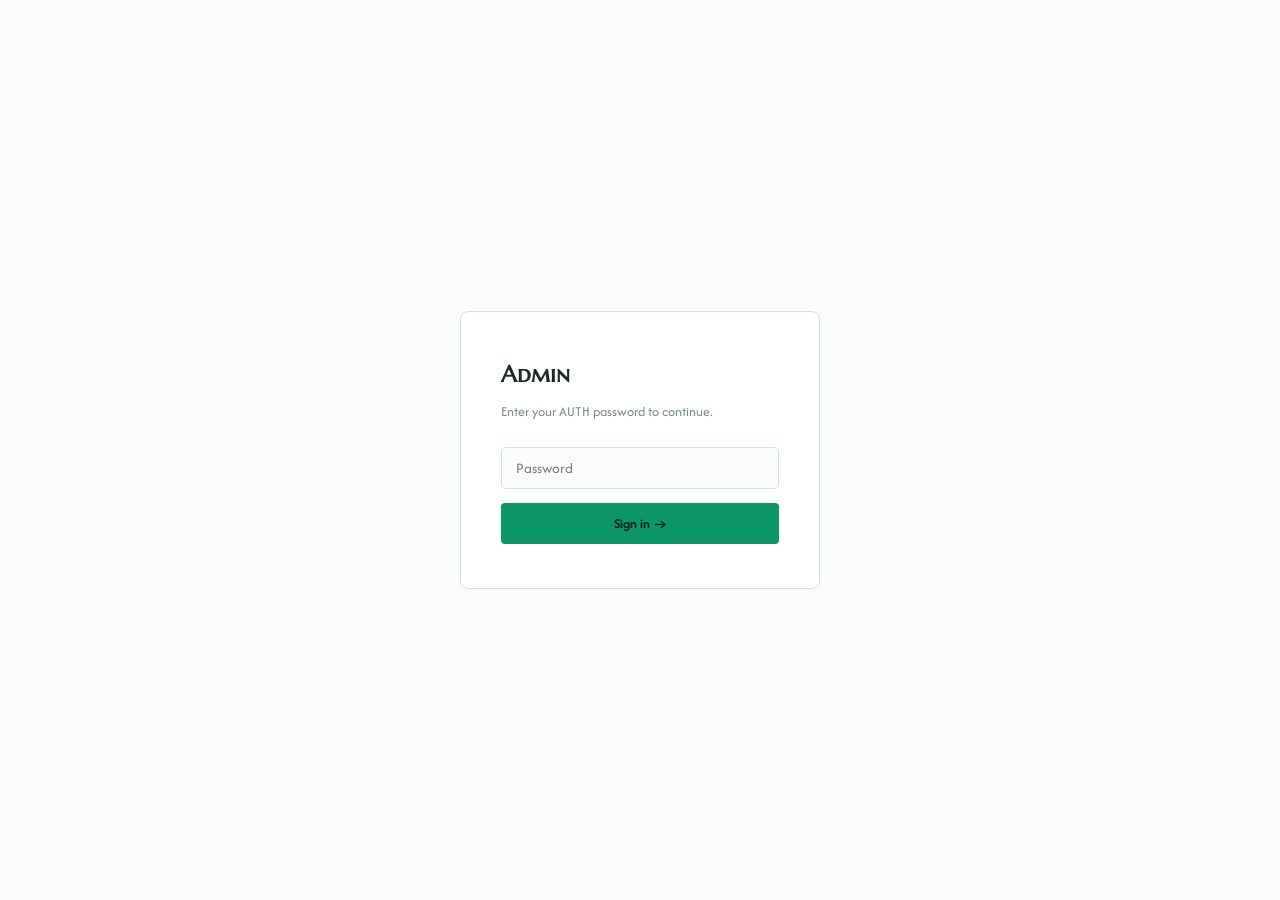
<file: admin/index.html>
<!DOCTYPE html>
<html lang="en">
<head>
  <meta charset="UTF-8">
  <meta name="viewport" content="width=device-width, initial-scale=1">
  <title>Admin | Megan Judge Genetics</title>
  <meta name="robots" content="noindex, nofollow">
  <link rel="icon" type="image/png" href="/images/icon.png">
  <link rel="stylesheet" href="/styles.css">
  <script src="/theme.js"></script>
</head>
<body>

<!-- PASSWORD GATE -->
<div id="auth-gate">
  <div class="auth-box">
    <h2>Admin</h2>
    <p>Enter your AUTH password to continue.</p>
    <label for="auth-input" class="sr-only">Password</label>
    <input type="password" id="auth-input" name="password" placeholder="Password" autocomplete="current-password">
    <button id="auth-signin-btn" onclick="tryAuth()">Sign in →</button>
    <p class="auth-err" id="auth-err">Incorrect password.</p>
  </div>
</div>

<header class="site-nav">
  <a class="nav-brand" href="/">
    <img class="nav-icon" src="/images/icon.png" alt="Genetics" width="26" height="26">
    Megan Judge
  </a>
  <nav class="nav-links">
    <button id="theme-toggle" class="theme-toggle" type="button" aria-label="Toggle light and dark theme" title="Toggle theme">
      <svg class="icon-sun" viewBox="0 0 24 24" fill="none" stroke="currentColor" stroke-width="2" stroke-linecap="round" stroke-linejoin="round"><circle cx="12" cy="12" r="4"></circle><path d="M12 2v2M12 20v2M4.93 4.93l1.41 1.41M17.66 17.66l1.41 1.41M2 12h2M20 12h2M6.34 17.66l-1.41 1.41M19.07 4.93l-1.41 1.41"></path></svg>
      <svg class="icon-moon" viewBox="0 0 24 24" fill="none" stroke="currentColor" stroke-width="2" stroke-linecap="round" stroke-linejoin="round"><path d="M21 12.79A9 9 0 1 1 11.21 3 7 7 0 0 0 21 12.79Z"></path></svg>
    </button>
    <a href="/basics">Basics</a>
    <a href="/groups">Genes</a>
    <a href="/" class="nav-external">← Site</a>
  </nav>
</header>

<main>
  <div class="admin-body">

    <div id="brave-usage-bar" style="display:none;font-family:var(--mono);font-size:11px;color:var(--faint);margin-bottom:14px"></div>

    <div class="admin-tabs">
      <button class="admin-tab active" onclick="switchTab('genes')">Genes</button>
      <button class="admin-tab" onclick="switchTab('snp')">Add SNP</button>
      <button class="admin-tab" onclick="switchTab('study')">Add Study</button>
      <button class="admin-tab" onclick="switchTab('bulkstudy')">Add Bulk Studies</button>
      <button class="admin-tab" onclick="switchTab('discover')">Discover</button>
      <button class="admin-tab" onclick="switchTab('scholar')">Scholar</button>
      <button class="admin-tab" onclick="switchTab('group')">Add Group</button>
      <button class="admin-tab" onclick="switchTab('disease')">Add Disease</button>
      <button class="admin-tab" onclick="switchTab('export')">Export</button>
      <button class="admin-tab" onclick="switchTab('fix')">Fix Data</button>
    </div>

    <!-- TAB: GENES -->
    <div id="panel-genes" class="admin-panel active">
      <div style="display:flex;align-items:center;justify-content:space-between;margin-bottom:20px">
        <span style="font-family:var(--mono);font-size:11px;color:var(--faint)" id="gene-count"></span>
        <button class="btn-sm" onclick="toggleAddGene()">+ Add Gene</button>
      </div>

      <div id="add-gene-form" style="display:none;background:var(--card);border:1px solid var(--line);border-radius:6px;padding:24px;margin-bottom:28px">
        <p class="section-divider" style="margin-top:0">New Gene</p>
        <div class="admin-form">
          <label for="new-gene-name">Gene</label>
          <div style="display:flex;gap:10px;margin-bottom:18px">
            <input type="text" id="new-gene-name" placeholder="MTHFD1" style="margin-bottom:0;flex:1"
                   oninput="this.value=this.value.toUpperCase();clearGenePreview()" onkeydown="if(event.key==='Enter')lookupGene()">
            <button class="btn-sm" id="gene-lookup-btn" onclick="lookupGene()">Lookup</button>
          </div>

          <div id="gene-preview" style="display:none;background:var(--bg);border:1px solid var(--line);border-radius:6px;padding:16px;margin-bottom:18px">
            <div style="font-family:var(--mono);font-size:13px;font-weight:600;color:var(--accent);margin-bottom:4px" id="gprev-name"></div>
            <div style="font-family:var(--mono);font-size:11px;color:var(--faint);margin-bottom:8px" id="gprev-loc"></div>
            <div style="font-size:13px;color:var(--muted);line-height:1.6" id="gprev-desc"></div>
          </div>

          <label for="new-gene-gd-btn">Group / Disease</label>
          <div id="new-gene-groupdisease" style="margin-bottom:18px"></div>

          <div style="display:flex;gap:10px">
            <button class="btn-sm" onclick="saveGene()">Save Gene</button>
            <button class="btn-sm" style="background:transparent;border:1px solid var(--line);color:var(--muted)" onclick="toggleAddGene()">Cancel</button>
          </div>
        </div>
      </div>

      <table class="admin-table" id="gene-table">
        <thead><tr>
          <th>Gene</th><th>Full Name</th><th>Group / Disease</th><th></th>
        </tr></thead>
        <tbody id="gene-tbody"></tbody>
      </table>
    </div>

    <!-- TAB: ADD SNP -->
    <div id="panel-snp" class="admin-panel">
      <p class="section-divider" style="margin-top:0">Add Variant / SNP</p>
      <div class="admin-form">
        <!-- rsID + Lookup button + genotype — all always visible -->
        <div style="display:flex;gap:10px;margin-bottom:18px;align-items:flex-end">
          <div style="width:160px;flex-shrink:0">
            <label for="snp-rsid">rsID</label>
            <input type="text" id="snp-rsid" placeholder="rs2236225" style="margin-bottom:0"
                   oninput="clearSnpPreview()" onkeydown="if(event.key==='Enter')lookupSnp()">
          </div>
          <button class="btn-sm" id="snp-lookup-btn" onclick="lookupSnp()" style="margin-bottom:1px;flex-shrink:0">Lookup</button>
          <button class="btn-sm" id="snp-scholar-btn" onclick="snpOpenScholar()" style="margin-bottom:1px;flex-shrink:0;background:transparent;border:1px solid var(--line);color:var(--muted)">Scholar ↗</button>
          <div style="flex-shrink:0">
            <label for="snp-alleles">Alleles <span style="color:var(--faint);font-weight:normal;text-transform:none;letter-spacing:0;font-size:10px">(e.g. CT)</span></label>
            <input type="text" id="snp-alleles" placeholder="CT" maxlength="4"
                   oninput="this.value=this.value.toUpperCase()" onkeydown="if(event.key==='Enter')lookupSnp()" style="margin-bottom:0;width:90px">
          </div>
          <div style="flex-shrink:0">
            <label for="new-snp-disease-btn">Diseases</label>
            <div id="new-snp-diseases" style="margin-bottom:0"></div>
          </div>
        </div>

        <div id="snp-warn" style="display:none;font-family:var(--mono);font-size:11px;color:#f87171;margin-bottom:14px"></div>

        <!-- Preview card — shown after lookup -->
        <div id="snp-preview" style="display:none;background:var(--card);border:1px solid var(--line);border-radius:6px;padding:20px;margin-bottom:18px">
          <div style="display:flex;align-items:baseline;gap:12px;margin-bottom:6px">
            <span style="font-family:var(--mono);font-size:13px;font-weight:600;color:var(--accent)" id="prev-rsid"></span>
            <input id="prev-gene" name="prev-gene" type="text" aria-label="Gene" style="font-family:var(--mono);font-size:12px;color:var(--ink);background:var(--bg);border:1px solid var(--line);border-radius:3px;padding:2px 8px;width:120px" oninput="checkSnpGeneWarn()" title="Click to override gene">
            <span style="font-family:var(--mono);font-size:11px;color:var(--faint)" id="prev-chr"></span>
          </div>
          <div style="font-family:var(--mono);font-size:11px;color:var(--muted);margin-bottom:10px" id="prev-consequence"></div>
          <div style="font-size:13px;color:var(--muted);line-height:1.6;margin-bottom:14px" id="prev-summary"></div>
          <div style="display:flex;gap:18px;align-items:center;font-family:var(--mono);font-size:11px">
            <a id="prev-ncbi" href="#" target="_blank" rel="noopener" style="color:var(--accent)">NCBI ↗</a>
            <a id="prev-snpedia" href="#" target="_blank" rel="noopener" style="color:var(--accent)">SNPedia ↗</a>
            <a id="prev-genecards" href="#" target="_blank" rel="noopener" style="color:var(--accent)">GeneCards ↗</a>
            <a href="https://app.researchrabbit.ai/search/" target="_blank" rel="noopener" style="color:var(--accent);display:flex;align-items:center;gap:5px">
              <img src="/images/logo_researchrabbit.ico" alt="" width="13" height="13" style="border-radius:2px">
              Scan Research Rabbit ↗
            </a>
          </div>
        </div>

        <button class="btn-sm" onclick="saveSnp()">Save SNP</button>
      </div>

      <table class="admin-table" id="snp-table" style="margin-top:28px">
        <thead><tr>
          <th>Gene</th><th>rsID</th><th>Alleles</th><th></th>
          <th style="cursor:pointer;user-select:none" onclick="sortSnpTable('rr')">RR <span id="snp-sort-arrow-rr"></span></th>
          <th style="cursor:pointer;user-select:none" onclick="sortSnpTable('pop')">Pop <span id="snp-sort-arrow-pop"></span></th>
          <th style="cursor:pointer;user-select:none" onclick="sortSnpTable('schlr')">Schlr <span id="snp-sort-arrow-schlr"></span></th>
          <th>Diseases</th>
          <th>Group</th>
        </tr></thead>
        <tbody id="snp-tbody"></tbody>
      </table>
    </div>

    <!-- TAB: ADD STUDY -->
    <div id="panel-study" class="admin-panel">
      <p class="section-divider" style="margin-top:0">Add Curated Study</p>
      <div class="admin-form">
        <div class="field-row">
          <div class="field">
            <label for="study-gene">Gene</label>
            <select id="study-gene"></select>
          </div>
          <div class="field">
            <label for="study-rsid">rsID (optional)</label>
            <input type="text" id="study-rsid" placeholder="rs1801133">
          </div>
        </div>
        <label for="study-snippet">Study Snippet</label>
        <textarea id="study-snippet" placeholder="Paste the excerpt from the study here — this appears in italics on the gene page."></textarea>
        <div class="field-row" style="margin-bottom:0">
          <div class="field">
            <label for="study-authors">Authors</label>
            <input type="text" id="study-authors" placeholder="Smith J et al.">
          </div>
          <div class="field">
            <label for="study-year">Year</label>
            <input type="number" id="study-year" placeholder="2023" min="1950" max="2099">
          </div>
        </div>
        <div style="height:18px"></div>
        <label for="study-title">Title</label>
        <input type="text" id="study-title" placeholder="Study title">
        <div class="field-row" style="margin-bottom:0">
          <div class="field">
            <label for="study-url">URL</label>
            <input type="url" id="study-url" placeholder="https://pubmed.ncbi.nlm.nih.gov/...">
          </div>
          <div class="field">
            <label for="study-pid">PID</label>
            <input type="text" id="study-pid" placeholder="10.1234/example or Handle">
          </div>
        </div>
        <div style="height:18px"></div>
        <button class="btn-sm" onclick="addStudy()">Save Study</button>
      </div>
    </div>

    <!-- TAB: ADD BULK STUDIES -->
    <div id="panel-bulkstudy" class="admin-panel">
      <p class="section-divider" style="margin-top:0">Bulk Import from ResearchRabbit CSV</p>
      <div class="admin-form">
        <div class="field-row">
          <div class="field">
            <label for="bulk-file">CSV File</label>
            <input type="file" id="bulk-file" accept=".csv" onchange="bulkFileSelected()">
          </div>
          <div class="field">
            <label for="bulk-snp-picker">Gene — rsID</label>
            <input type="text" id="bulk-snp-picker" list="bulk-snp-list" placeholder="Type to search…" oninput="bulkSnpPicked()">
            <datalist id="bulk-snp-list"></datalist>
          </div>
        </div>
        <div id="bulk-detect-note" style="font-family:var(--mono);font-size:11px;color:var(--faint);margin-bottom:14px"></div>
        <button class="btn-sm" id="bulk-scan-btn" onclick="bulkScanCsv()" disabled>Scan CSV</button>
      </div>

      <div id="bulk-review" style="display:none;margin-top:28px">
        <div style="display:flex;align-items:center;justify-content:space-between;margin-bottom:14px">
          <span style="font-family:var(--mono);font-size:11px;color:var(--faint)" id="bulk-count"></span>
          <button class="btn-sm" onclick="bulkImportAll()">Import All</button>
        </div>
        <table class="admin-table" id="bulk-table">
          <thead><tr>
            <th>Title</th><th>Authors</th><th>Year</th><th>Link</th><th></th>
          </tr></thead>
          <tbody id="bulk-tbody"></tbody>
        </table>
        <div id="bulk-progress" style="font-family:var(--mono);font-size:11px;color:var(--faint);margin:14px 0 6px"></div>
        <pre id="bulk-log" style="font-family:var(--mono);font-size:11px;color:var(--muted);background:var(--bg);border:1px solid var(--line);border-radius:4px;padding:14px;min-height:60px;max-height:240px;overflow-y:auto;white-space:pre-wrap;margin:0"></pre>
      </div>
    </div>

    <!-- TAB: DISCOVER -->
    <div id="panel-discover" class="admin-panel">
      <p class="section-divider" style="margin-top:0">Discover New Studies (Brave Search)</p>
      <p style="font-size:13px;color:var(--muted);margin-bottom:20px;line-height:1.6">
        Searches the open web for a single SNP, then hides anything that's already filed under <em>any</em> gene/rsID
        or that you've previously marked Duplicate/Trash here — so what's left below is genuinely new to you.
      </p>
      <div class="admin-form">
        <div class="field-row">
          <div class="field">
            <label for="discover-snp-picker">Gene — rsID</label>
            <input type="text" id="discover-snp-picker" list="bulk-snp-list" placeholder="Type to search…" oninput="discoverSnpPicked()">
          </div>
        </div>
        <button class="btn-sm" id="discover-scan-btn" onclick="discoverScan()" disabled>Scan</button>
      </div>

      <div id="discover-review" style="display:none;margin-top:28px">
        <div style="font-family:var(--mono);font-size:11px;color:var(--faint);margin-bottom:14px" id="discover-count"></div>
        <div id="discover-results"></div>
      </div>
    </div>

    <!-- TAB: SCHOLAR -->
    <div id="panel-scholar" class="admin-panel">
      <p class="section-divider" style="margin-top:0">Scholar Page Parser</p>
      <p style="font-size:13px;color:var(--muted);margin-bottom:20px;line-height:1.6">
        Browse Google Scholar yourself for a SNP, then on the results page: right-click → <strong>View Page Source</strong>
        (or Ctrl/Cmd+U) — not the visible page itself, which loses the links — select all, copy, and paste the HTML
        below. Everything happens locally in your browser; nothing is fetched automatically, so there's no blocking risk.
      </p>
      <div class="admin-form">
        <div class="field-row">
          <div class="field">
            <label for="scholar-snp-picker">Gene — rsID</label>
            <input type="text" id="scholar-snp-picker" list="bulk-snp-list" placeholder="Type to search…" oninput="scholarSnpPicked()">
          </div>
          <div class="field">
            <label for="scholar-page-detect">Detected Page</label>
            <input type="text" id="scholar-page-detect" readonly placeholder="—" style="color:var(--muted)">
          </div>
          <div class="field">
            <label for="scholar-open-url">Scholar Search</label>
            <div style="display:flex;gap:6px">
              <input type="text" id="scholar-open-url" readonly placeholder="—" style="color:var(--muted);flex:1;min-width:0">
              <button class="btn-sm" id="scholar-open-btn" onclick="scholarOpenUrl()" disabled style="flex-shrink:0">Go ↗</button>
            </div>
          </div>
        </div>
        <label for="scholar-html-input">Pasted Page Source</label>
        <textarea id="scholar-html-input" class="mono" style="min-height:160px" placeholder="Paste HTML source here…" oninput="scholarDetectPageUpdate()"></textarea>
        <button class="btn-sm" id="scholar-parse-btn" onclick="scholarParse()" disabled>Parse</button>
      </div>

      <div id="scholar-review" style="display:none;margin-top:28px">
        <div style="font-family:var(--mono);font-size:11px;color:var(--faint);margin-bottom:14px" id="scholar-count"></div>
        <div id="scholar-results"></div>
      </div>
    </div>

    <!-- TAB: ADD GROUP -->
    <div id="panel-group" class="admin-panel">
      <p class="section-divider" style="margin-top:0">Add Topic Group</p>
      <div class="admin-form">
        <label for="group-name">Group Name</label>
        <input type="text" id="group-name" placeholder="Folate Metabolism">
        <label for="group-description" style="display:flex;align-items:center;justify-content:space-between">
          Description
          <button class="btn-sm" style="font-size:10px;padding:3px 10px;font-weight:normal;text-transform:none;letter-spacing:0" id="group-gen-btn" onclick="generateGroupDescription()">Generate</button>
        </label>
        <textarea id="group-description" placeholder="Brief description of this gene group…"></textarea>
        <div id="group-gen-log" style="display:none;font-family:var(--mono);font-size:11px;color:var(--faint);line-height:1.8;background:var(--bg);border:1px solid var(--line);border-radius:4px;padding:10px 12px;margin:-8px 0 18px"></div>
        <button class="btn-sm" onclick="addGroup()">Save Group</button>
      </div>

      <table class="admin-table" id="group-table" style="margin-top:28px">
        <thead><tr>
          <th>Group</th><th>Description</th><th></th>
        </tr></thead>
        <tbody id="group-tbody"></tbody>
      </table>
    </div>

    <!-- TAB: ADD DISEASE -->
    <div id="panel-disease" class="admin-panel">
      <p class="section-divider" style="margin-top:0">Add Disease</p>
      <div class="admin-form">
        <label for="disease-name">Disease Name</label>
        <input type="text" id="disease-name" placeholder="Gilbert Syndrome">
        <label for="disease-description" style="display:flex;align-items:center;justify-content:space-between">
          Description
          <button class="btn-sm" style="font-size:10px;padding:3px 10px;font-weight:normal;text-transform:none;letter-spacing:0" id="disease-gen-btn" onclick="generateDiseaseDescription()">Generate</button>
        </label>
        <textarea id="disease-description" placeholder="Brief description of this disease…"></textarea>
        <div id="disease-gen-log" style="display:none;font-family:var(--mono);font-size:11px;color:var(--faint);line-height:1.8;background:var(--bg);border:1px solid var(--line);border-radius:4px;padding:10px 12px;margin:-8px 0 18px"></div>
        <label for="disease-new-snp-picker">SNPs</label>
        <div style="display:flex;gap:6px;margin-bottom:10px">
          <input list="bulk-snp-list" id="disease-new-snp-picker" placeholder="Type to search…" style="margin-bottom:0;flex:1" onkeydown="if(event.key==='Enter'){event.preventDefault();addPendingDiseaseSnp();}">
          <button class="btn-sm" style="margin-bottom:0" onclick="addPendingDiseaseSnp()">Add</button>
        </div>
        <div id="disease-new-snp-chips" style="display:flex;flex-wrap:wrap;gap:6px;margin-bottom:18px"></div>
        <button class="btn-sm" onclick="addDisease()">Save Disease</button>
      </div>

      <table class="admin-table" id="disease-table" style="margin-top:28px">
        <thead><tr>
          <th>Disease</th><th>Description</th><th></th><th>SNPs</th>
        </tr></thead>
        <tbody id="disease-tbody"></tbody>
      </table>
    </div>

    <!-- TAB: EXPORT -->
    <div id="panel-export" class="admin-panel">
      <p class="section-divider" style="margin-top:0">Export Gene Data as CSV</p>
      <div class="admin-form">
        <label for="export-gene">Gene</label>
        <select id="export-gene"></select>
        <button class="btn-sm" onclick="exportCsv()">Download CSV</button>
      </div>
    </div>

    <!-- TAB: FIX DATA -->
    <div id="panel-fix" class="admin-panel">
      <p class="section-divider" style="margin-top:0">Backfill Missing Data from NCBI</p>
      <p style="font-size:13px;color:var(--muted);margin-bottom:24px;line-height:1.6">
        Loops through every gene / SNP and fetches fresh data from NCBI, filling in anything that's missing.
        Run <strong>Backfill Genes</strong> first (adds maplocation), then one of the SNP options below.
        <strong>Backfill SNPs</strong> re-checks every SNP against NCBI regardless of current state (NCBI's own
        data changes over time) — run this every few months. <strong>Backfill Missing SNPs</strong> only touches
        SNPs missing a core field (chromosome/position/alleles/consequence) or with no population data at all —
        much faster, safe to run any time. <strong>Fix ClinVar + SNPedia</strong> only checks and stores those two
        flags (skips the slow NCBI variation fetch entirely) — fast enough to run across everything, anytime.
        Each NCBI request is throttled and retried on failure, so actual time is closer to 1–3 s per item than a
        flat rate.
      </p>
      <div style="display:flex;gap:12px;margin-bottom:20px;flex-wrap:wrap">
        <button class="btn-sm" id="bf-genes-btn" onclick="backfillGenes()">Backfill Genes</button>
        <button class="btn-sm" id="bf-snps-btn"  onclick="backfillSnps()">Backfill SNPs</button>
        <button class="btn-sm" id="bf-snps-missing-btn" onclick="backfillMissingSnps()">Backfill Missing SNPs</button>
        <button class="btn-sm" id="bf-clinvar-snpedia-btn" onclick="fixClinvarSnpedia()">Fix ClinVar + SNPedia</button>
        <button class="btn-sm" style="background:transparent;border:1px solid var(--line);color:var(--muted)"
                onclick="document.getElementById('bf-log').textContent=''">Clear log</button>
      </div>
      <div id="bf-progress" style="font-family:var(--mono);font-size:11px;color:var(--faint);margin-bottom:10px"></div>
      <pre id="bf-log" style="font-family:var(--mono);font-size:11px;color:var(--muted);background:var(--bg);border:1px solid var(--line);border-radius:4px;padding:14px;min-height:120px;max-height:360px;overflow-y:auto;white-space:pre-wrap;margin:0"></pre>
    </div>

  </div>
</main>

<footer class="site-footer">
  <div class="footer-inner">
    <span>Admin · Megan Judge Genetics</span>
    <button onclick="signOut()" style="background:none;border:none;font-family:var(--mono);font-size:11px;color:var(--faint);cursor:pointer">Sign out</button>
  </div>
</footer>

<div class="toast" id="toast" hidden></div>

<script src="/admin/admin.js"></script>
</body>
</html>
</file>
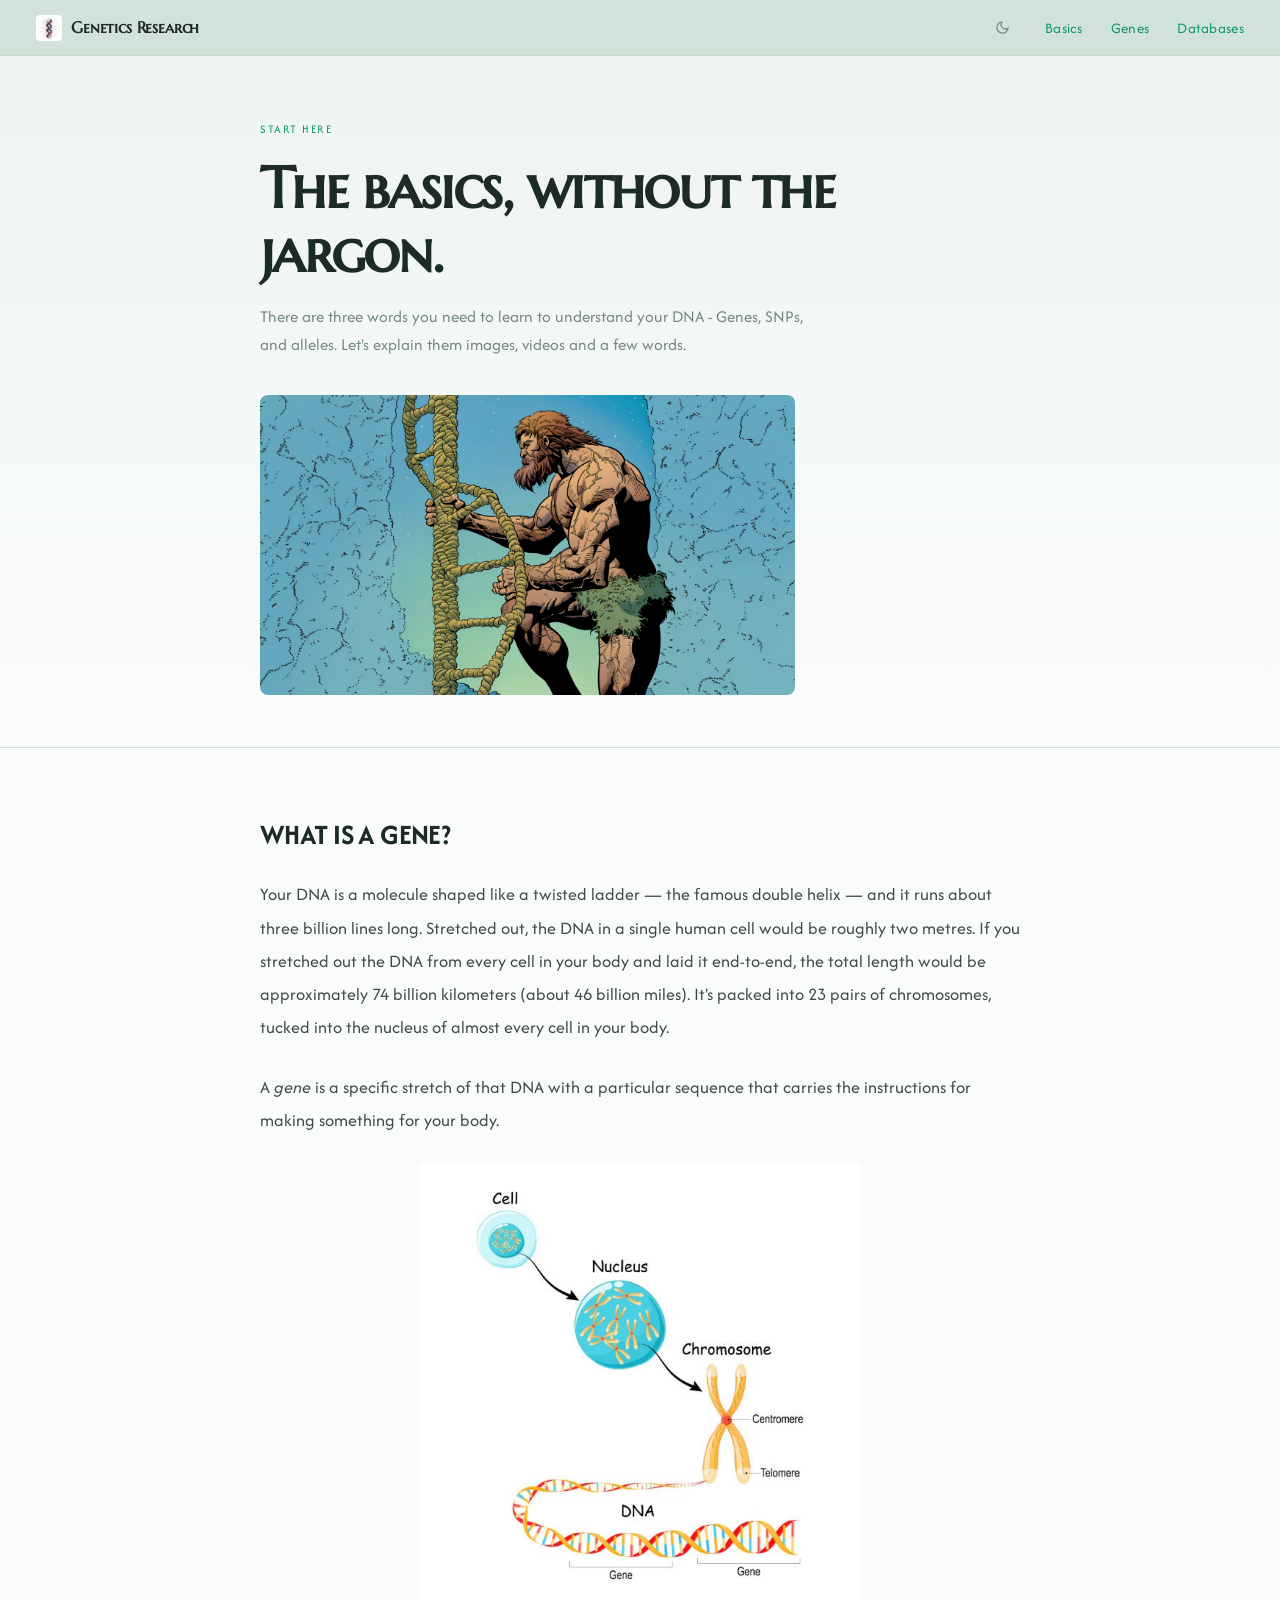
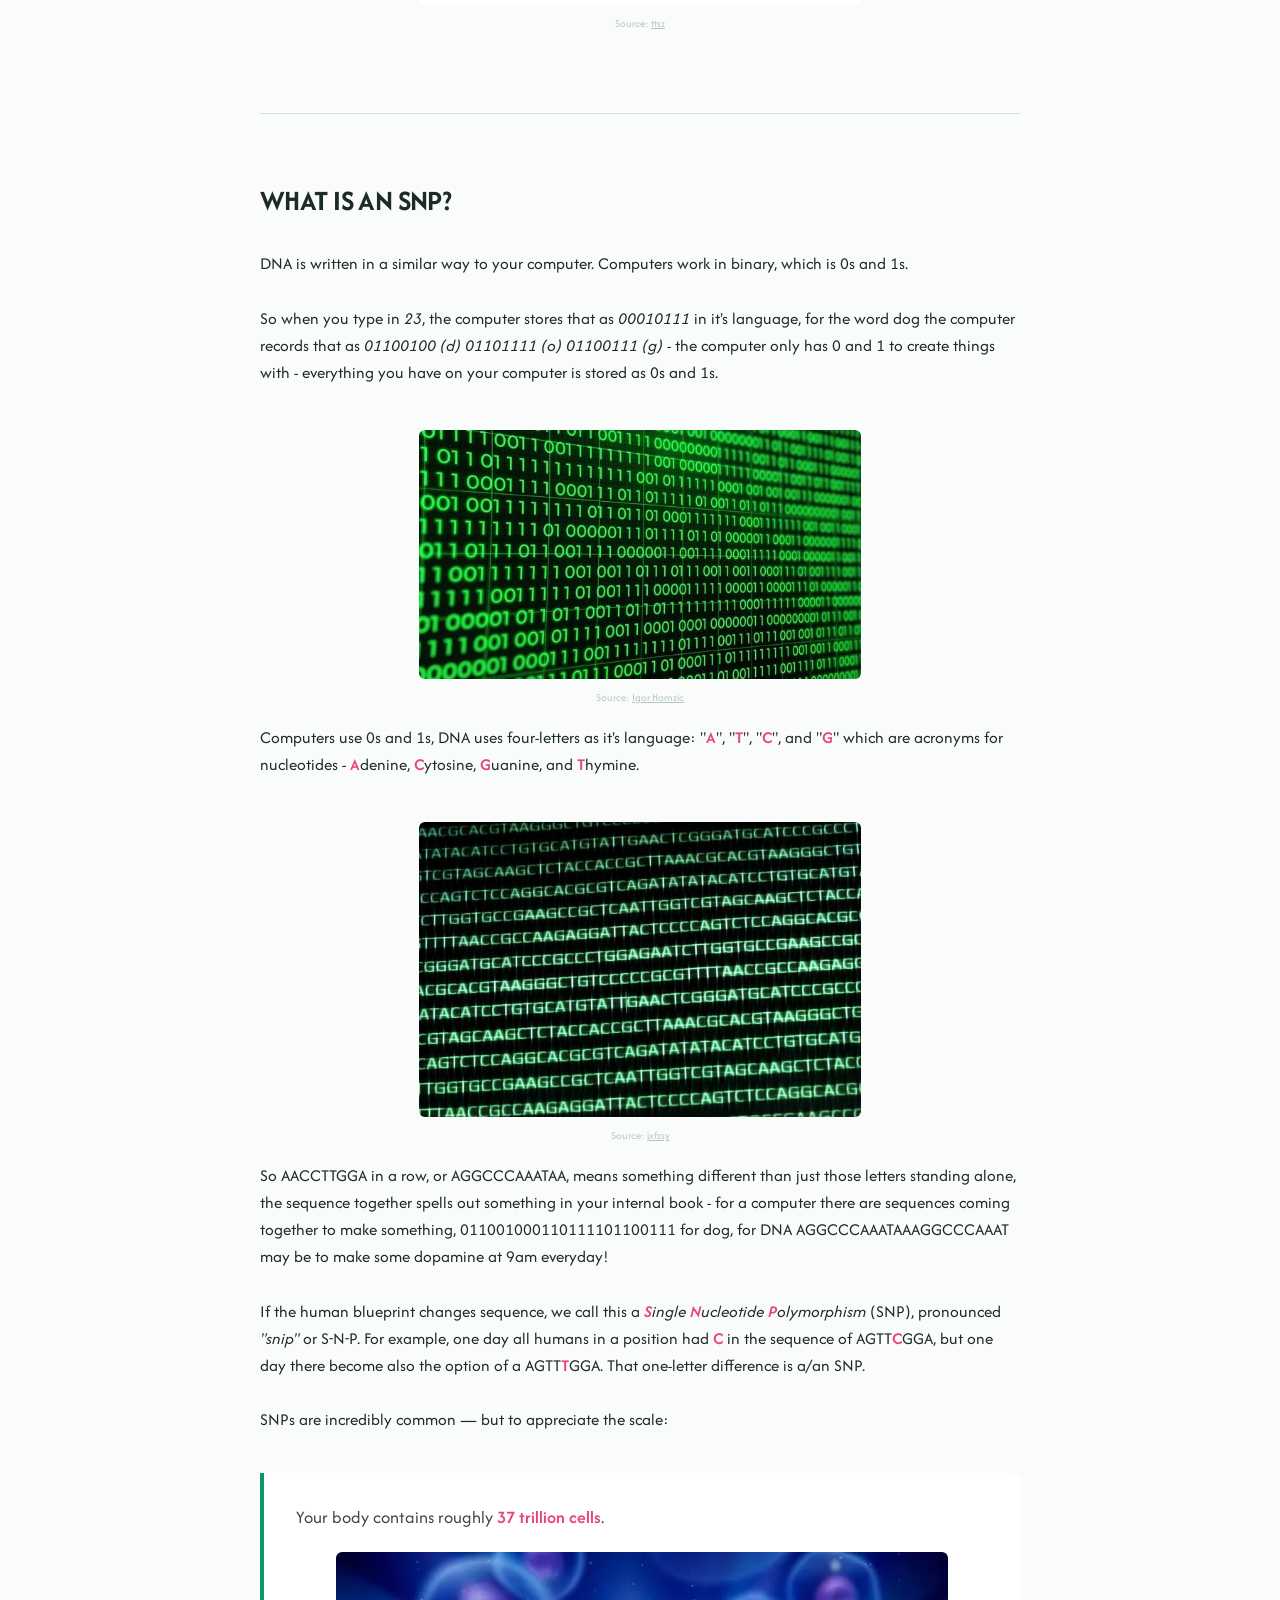
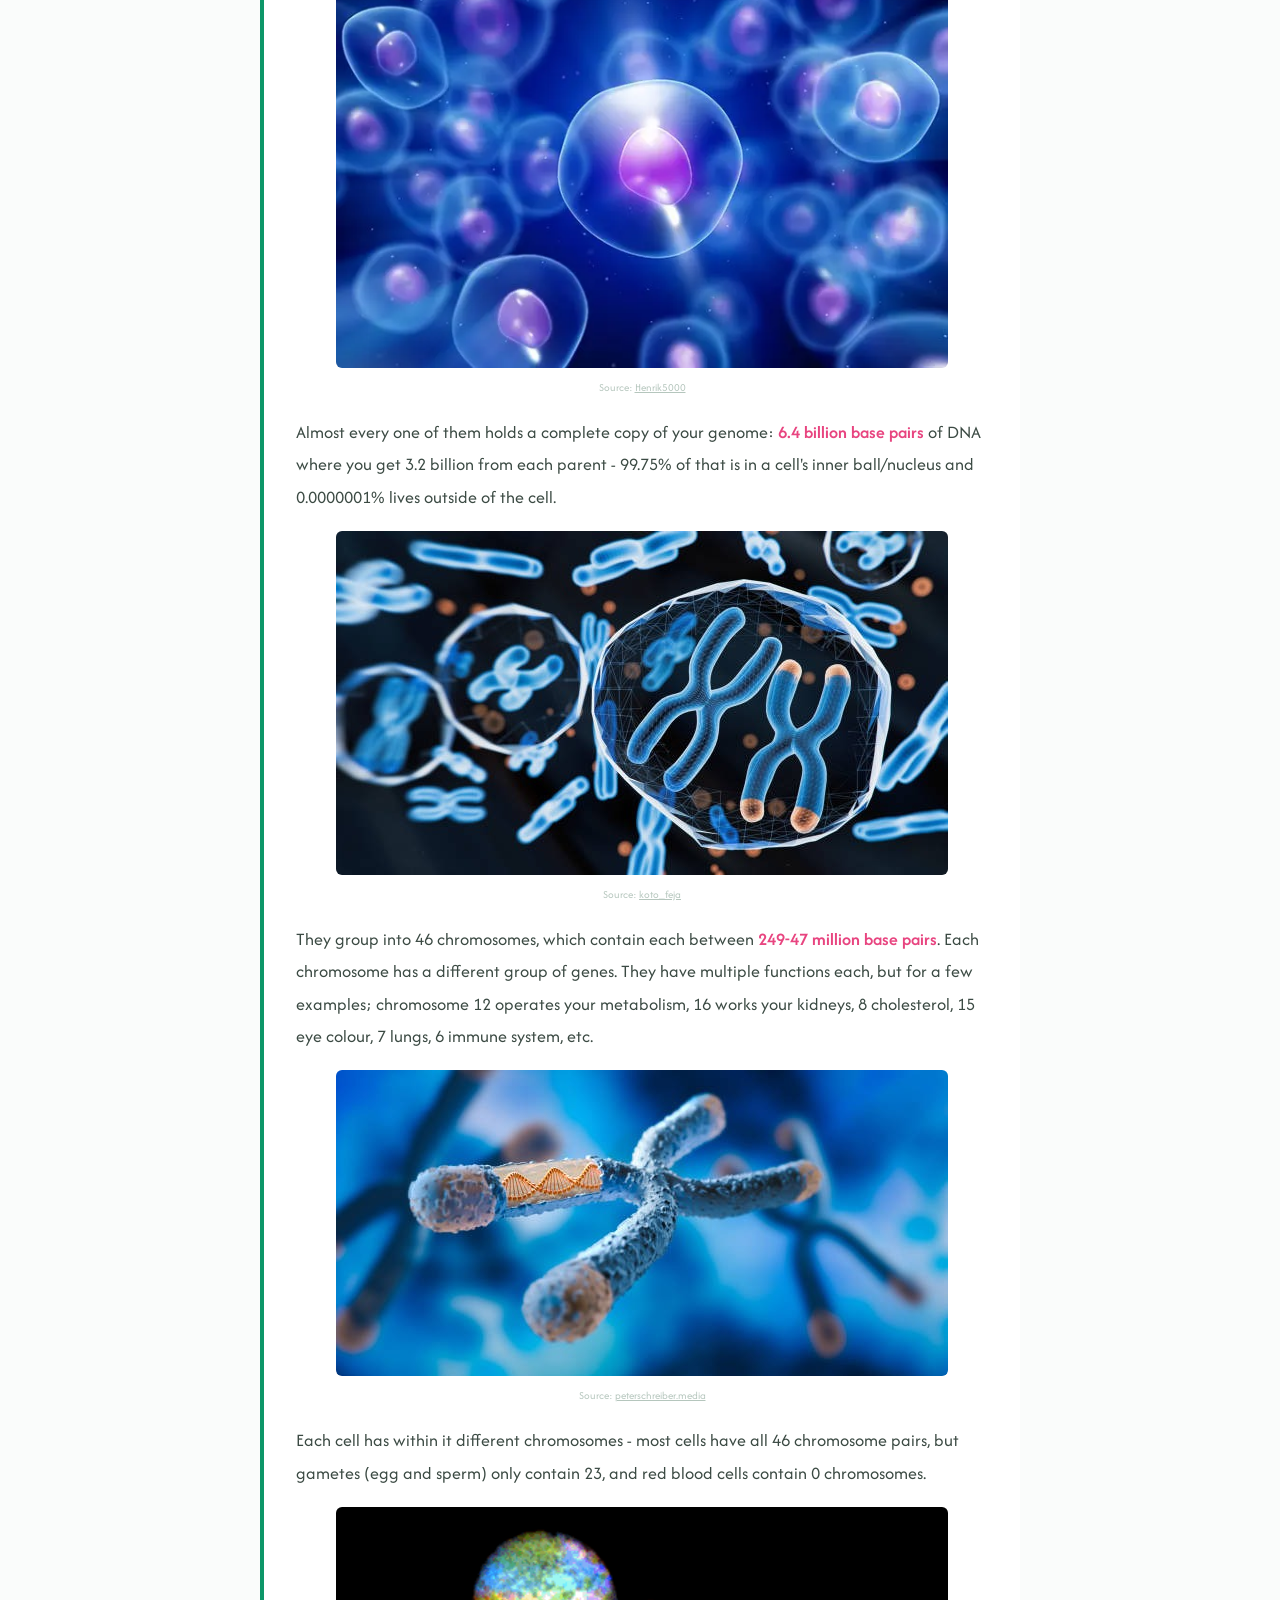
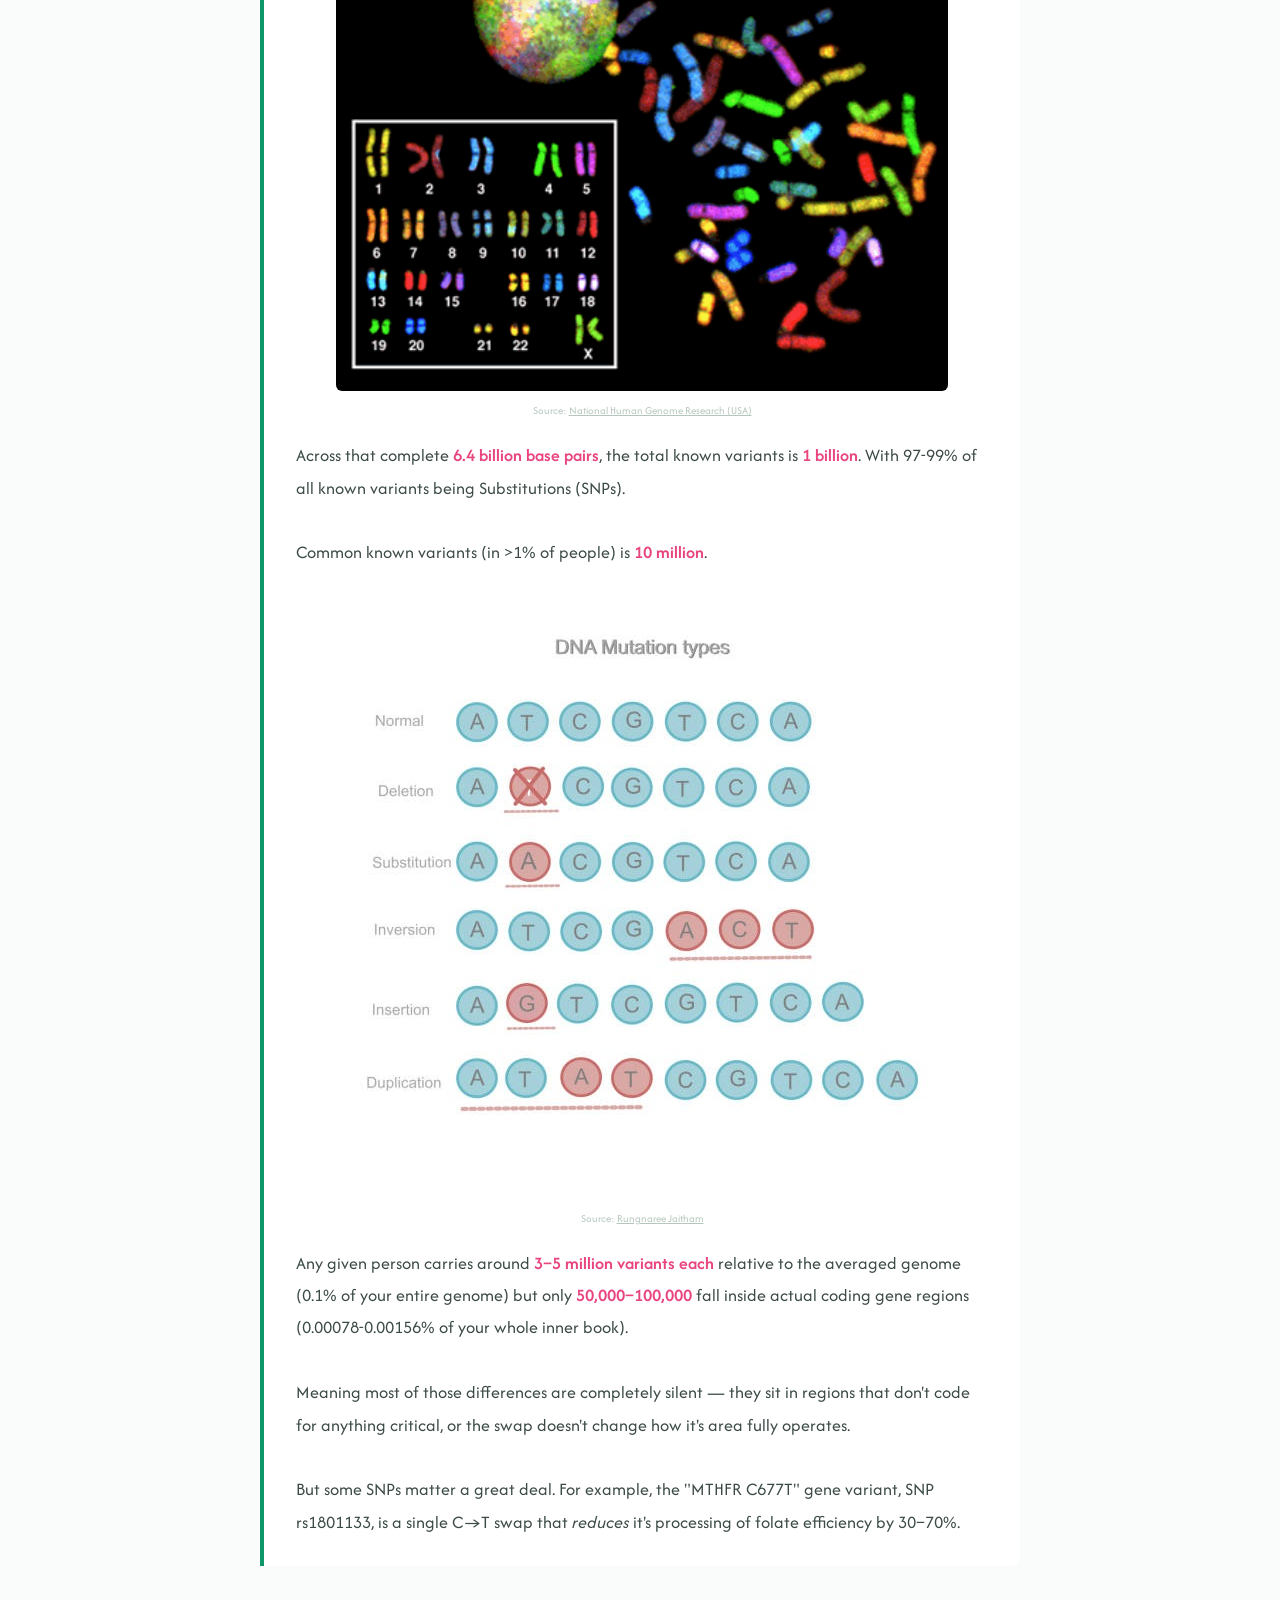
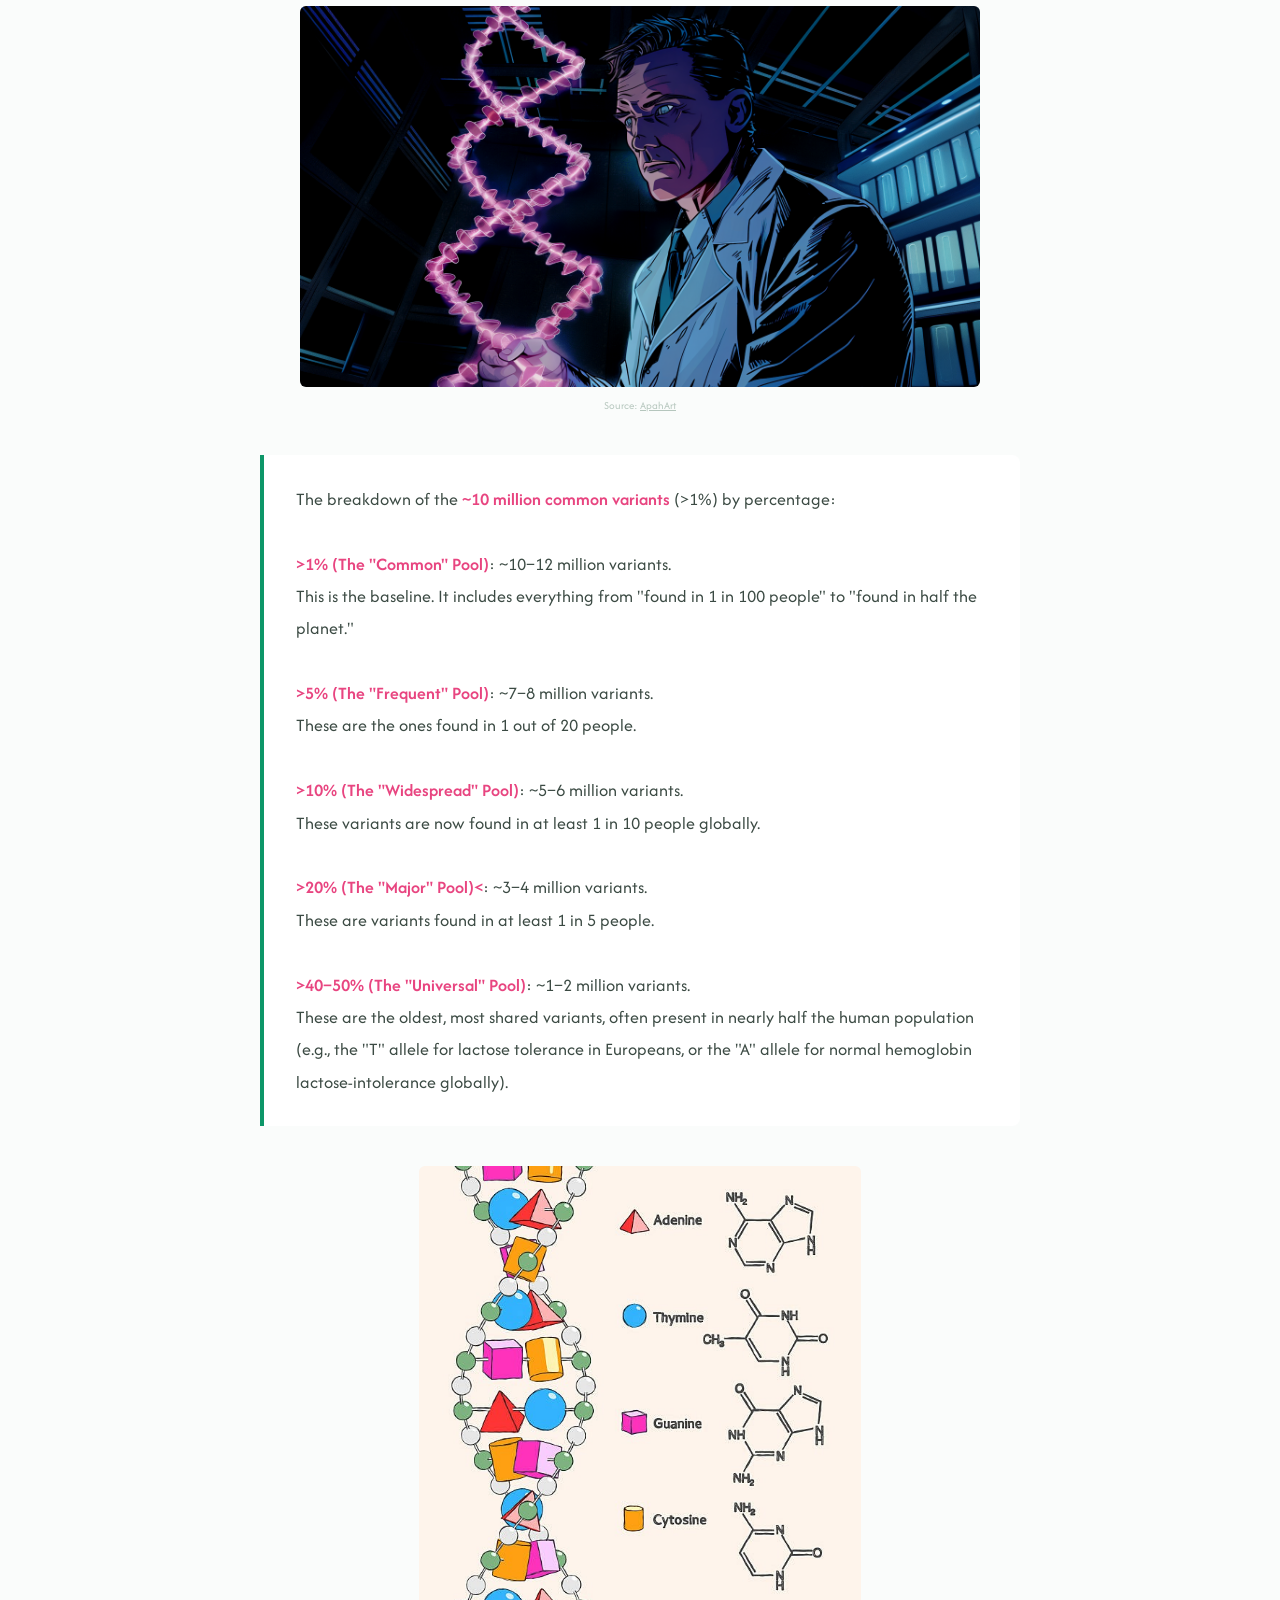
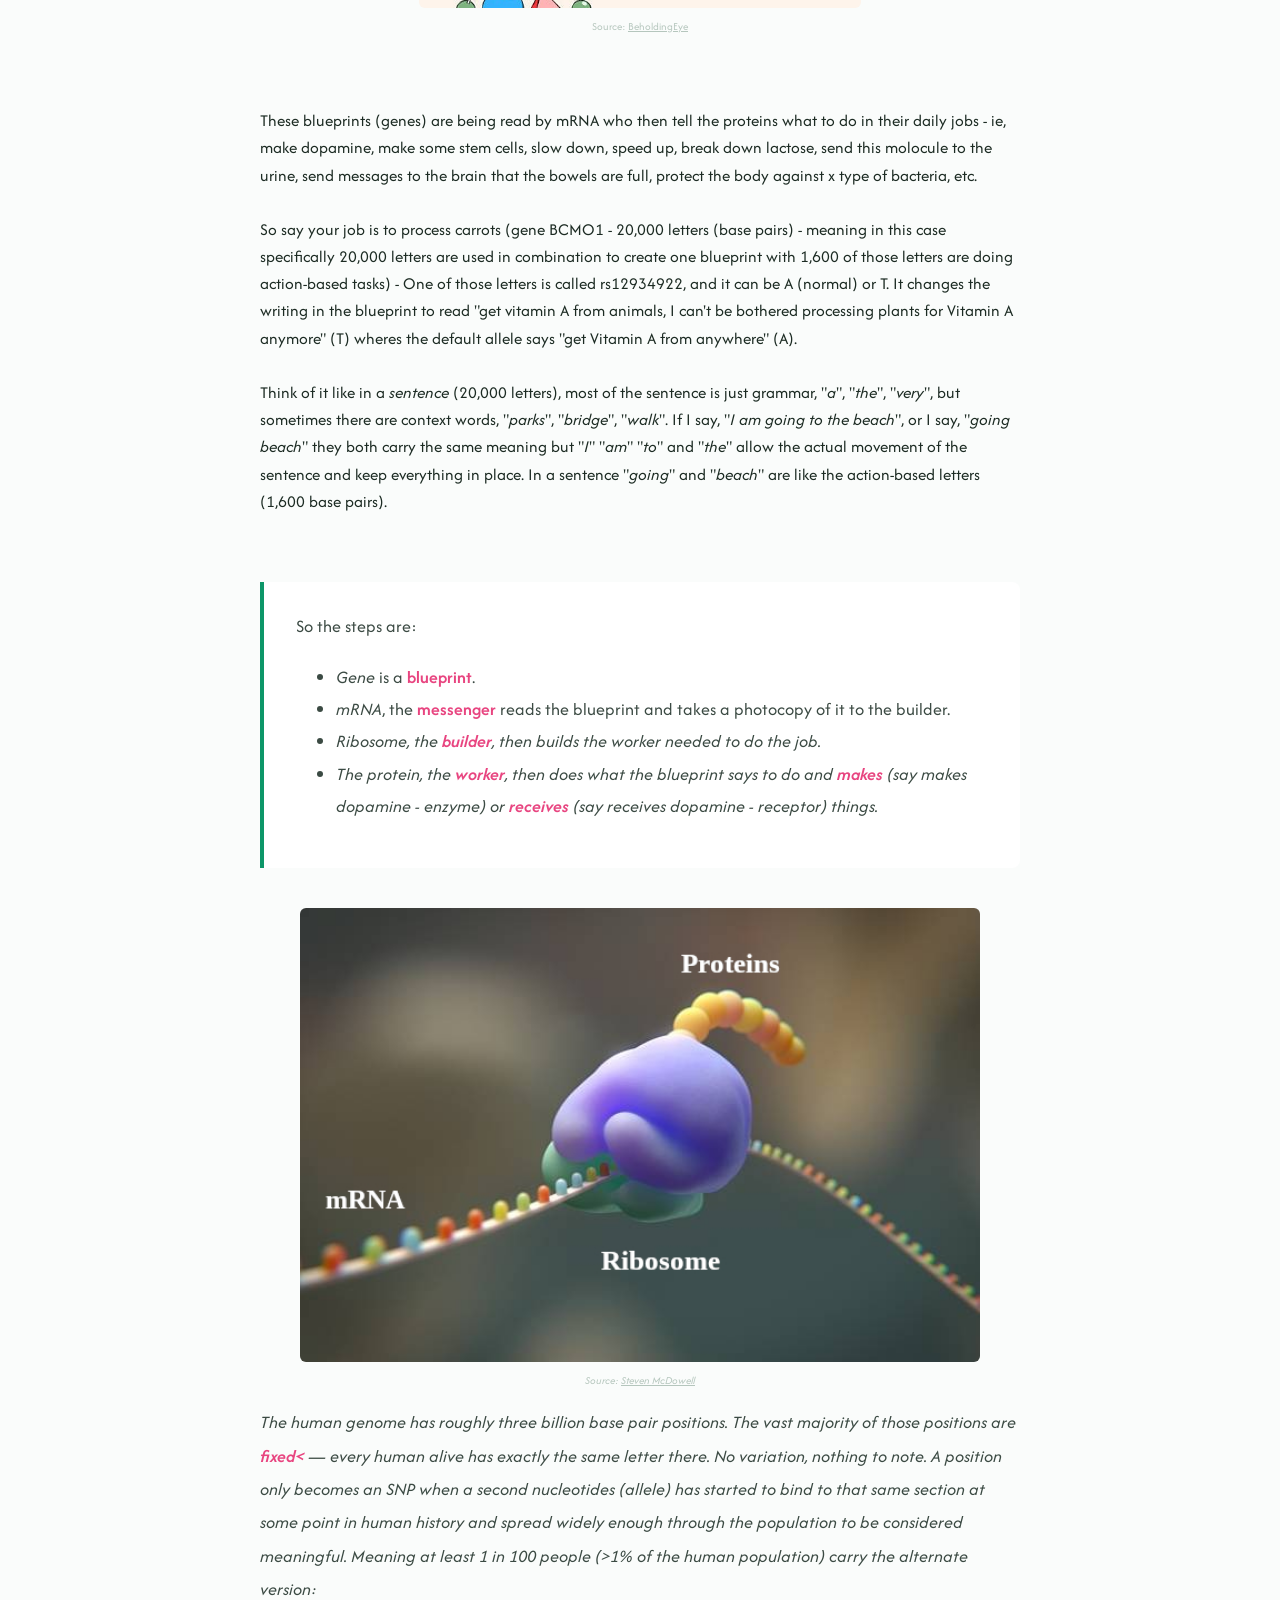
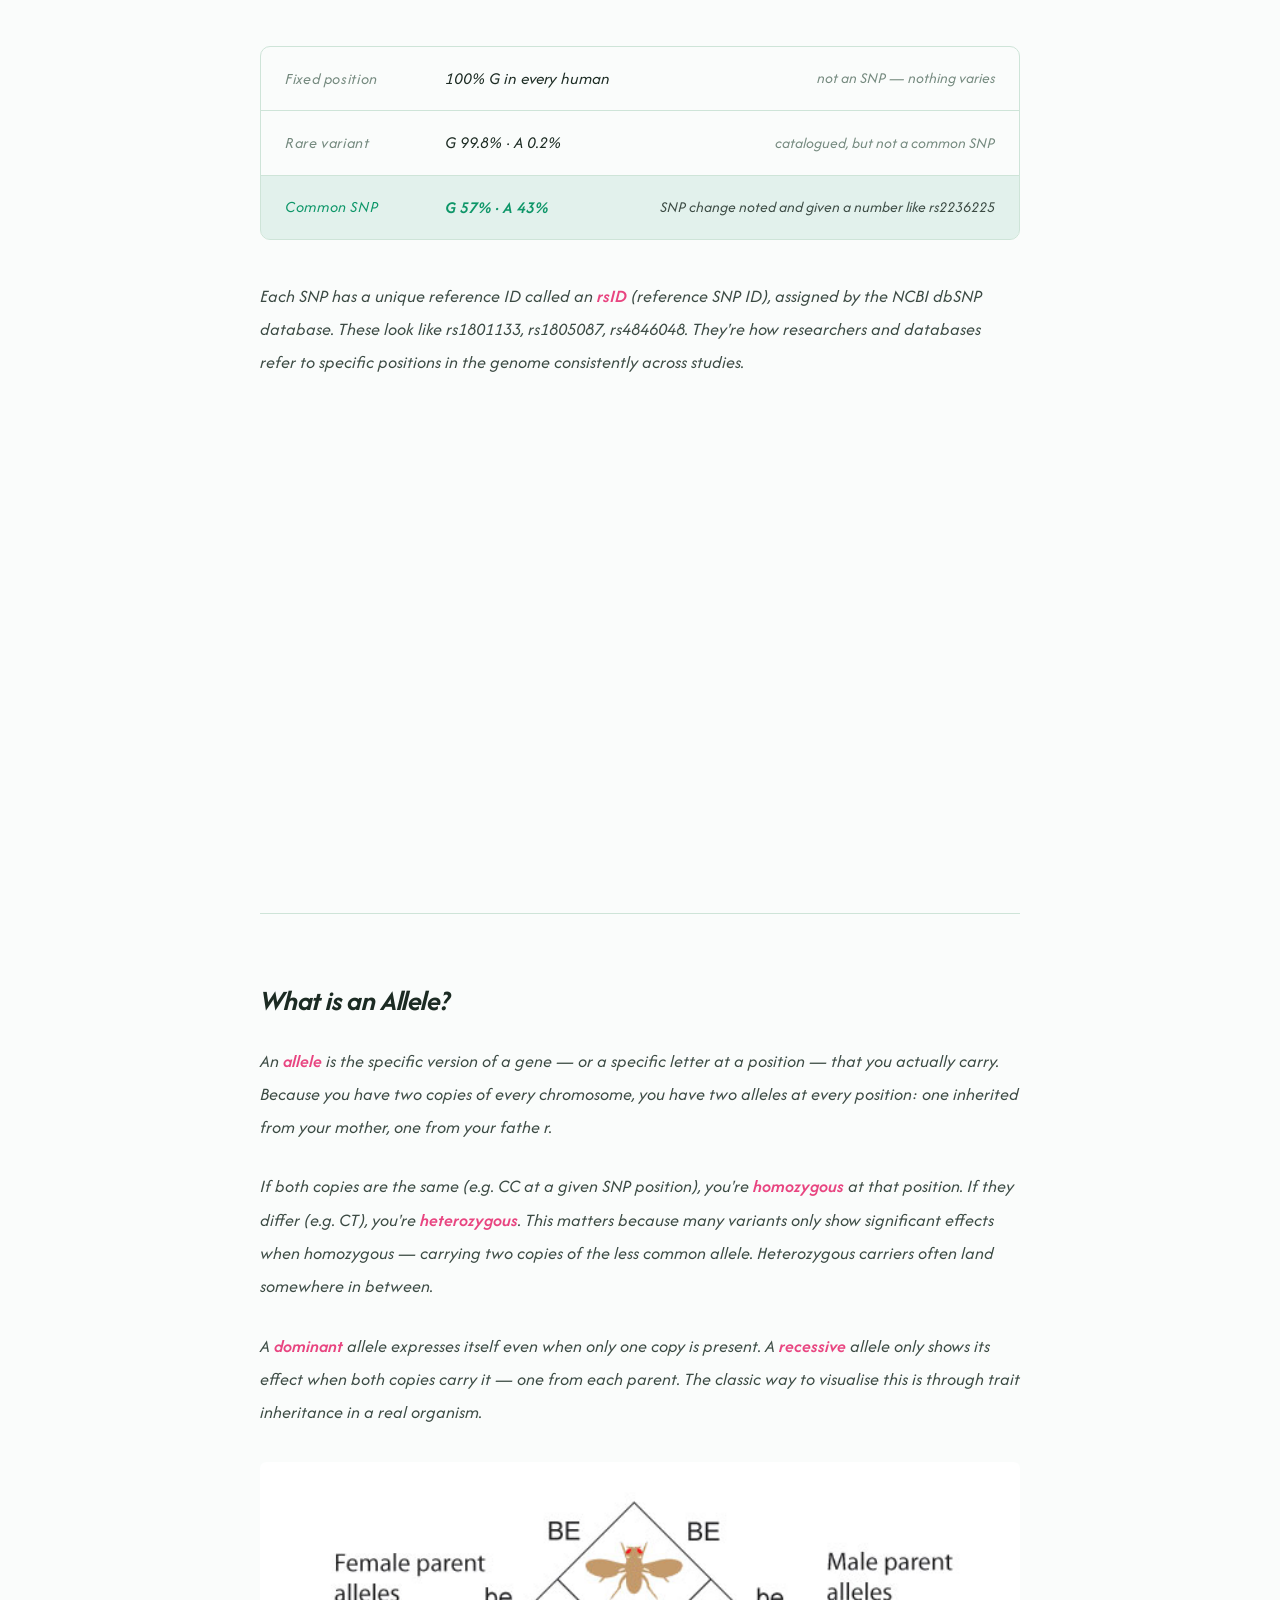
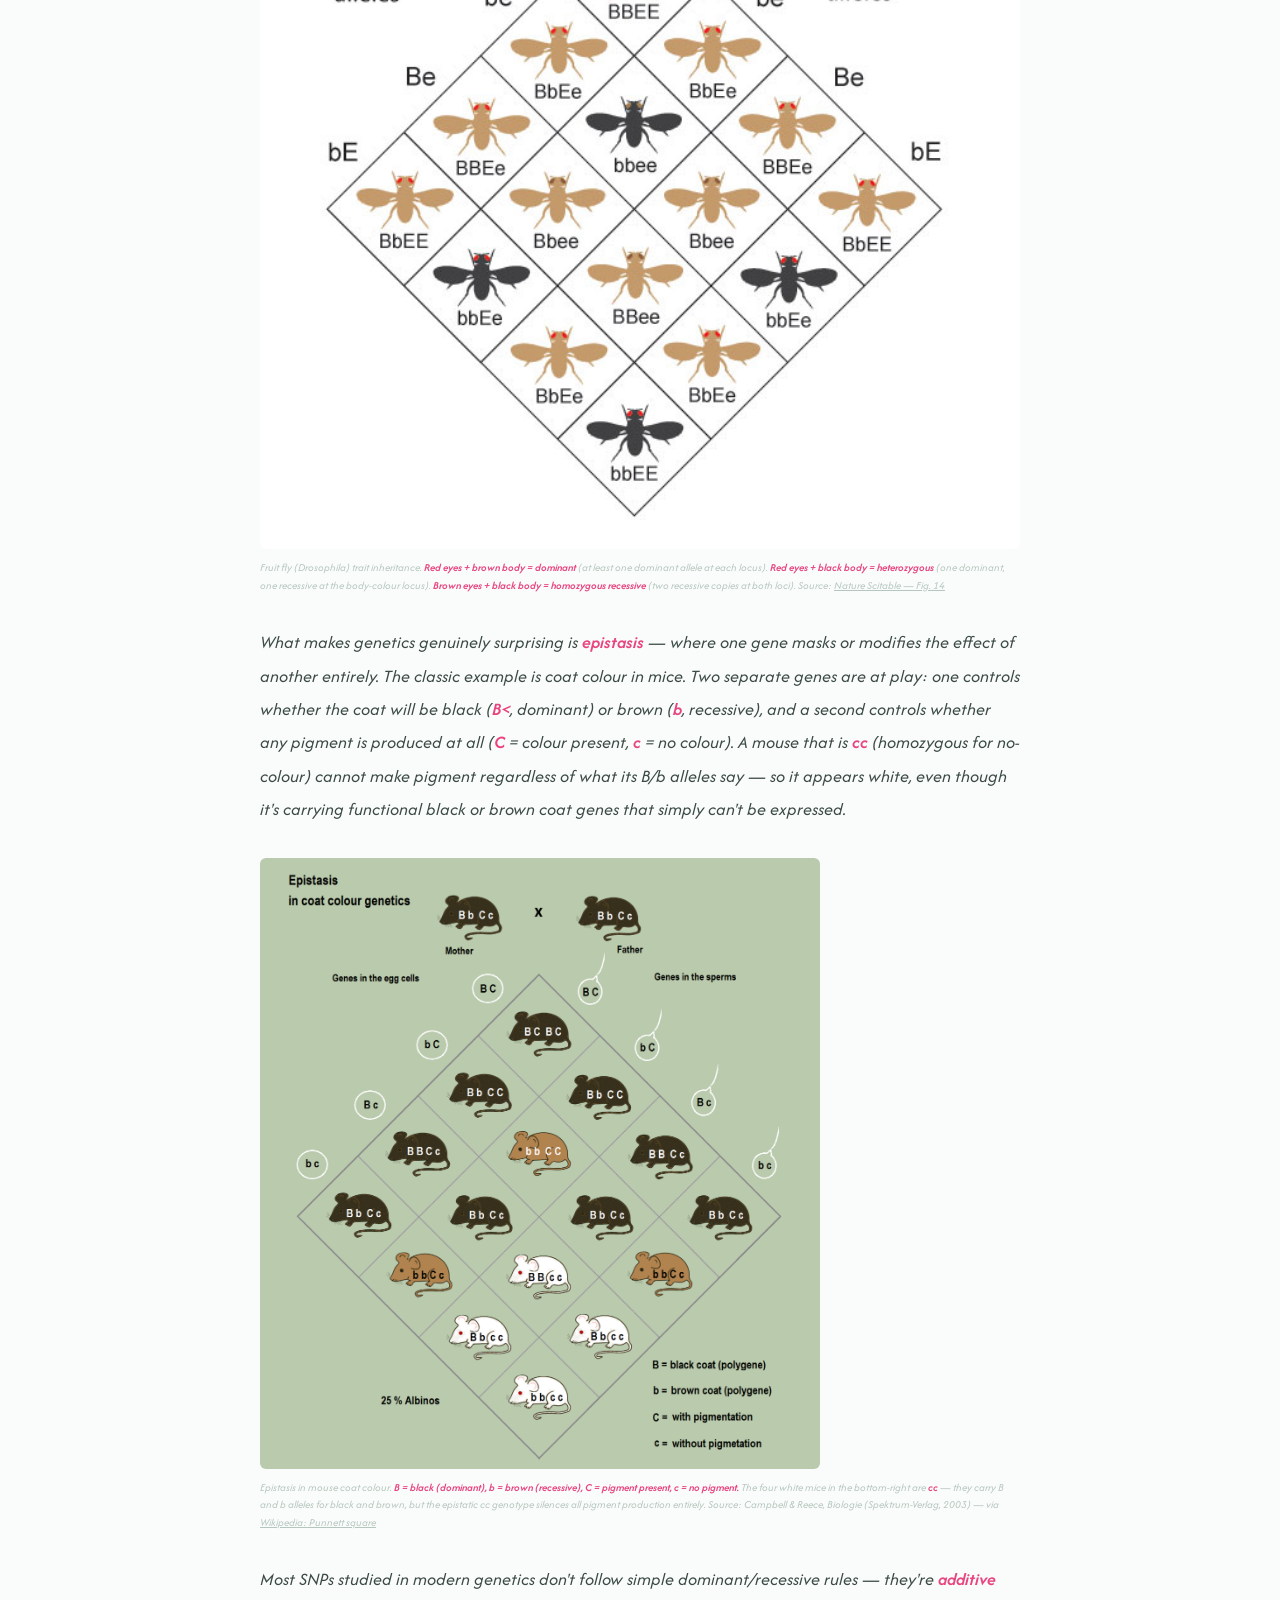
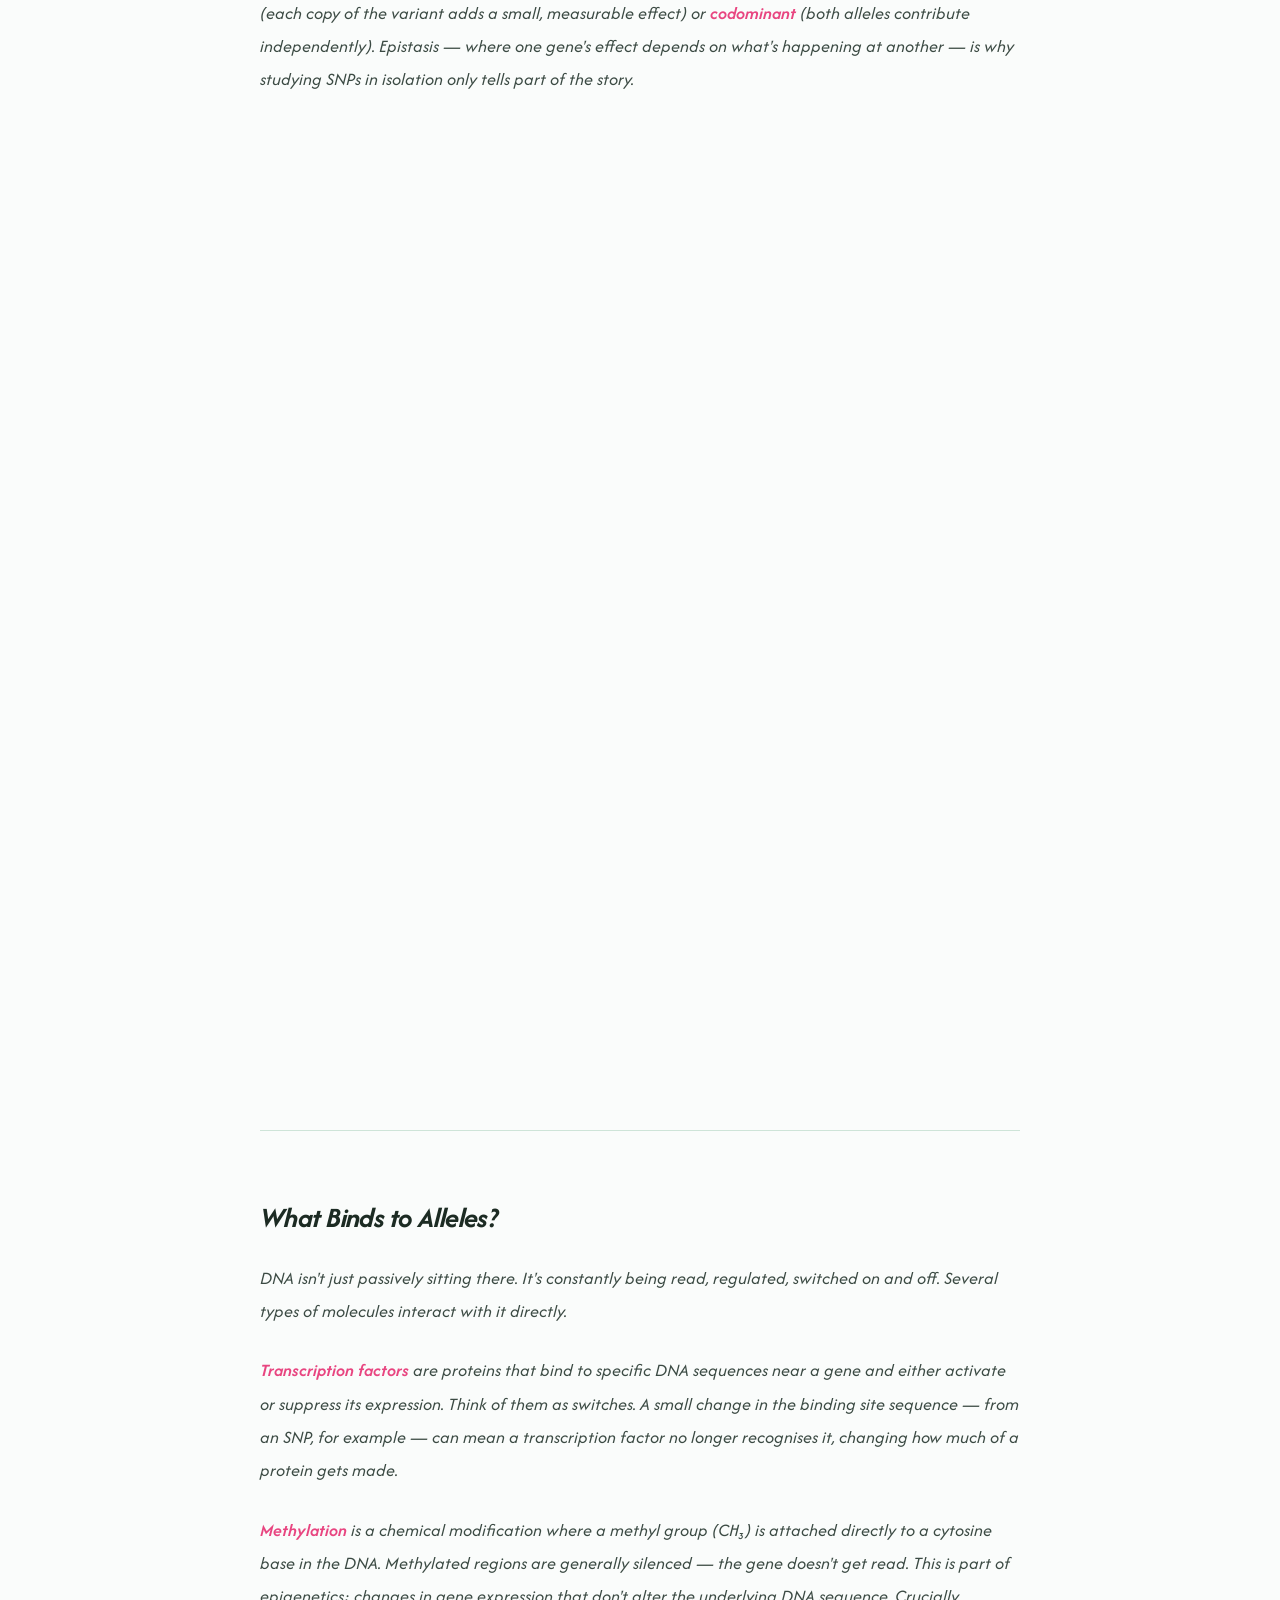
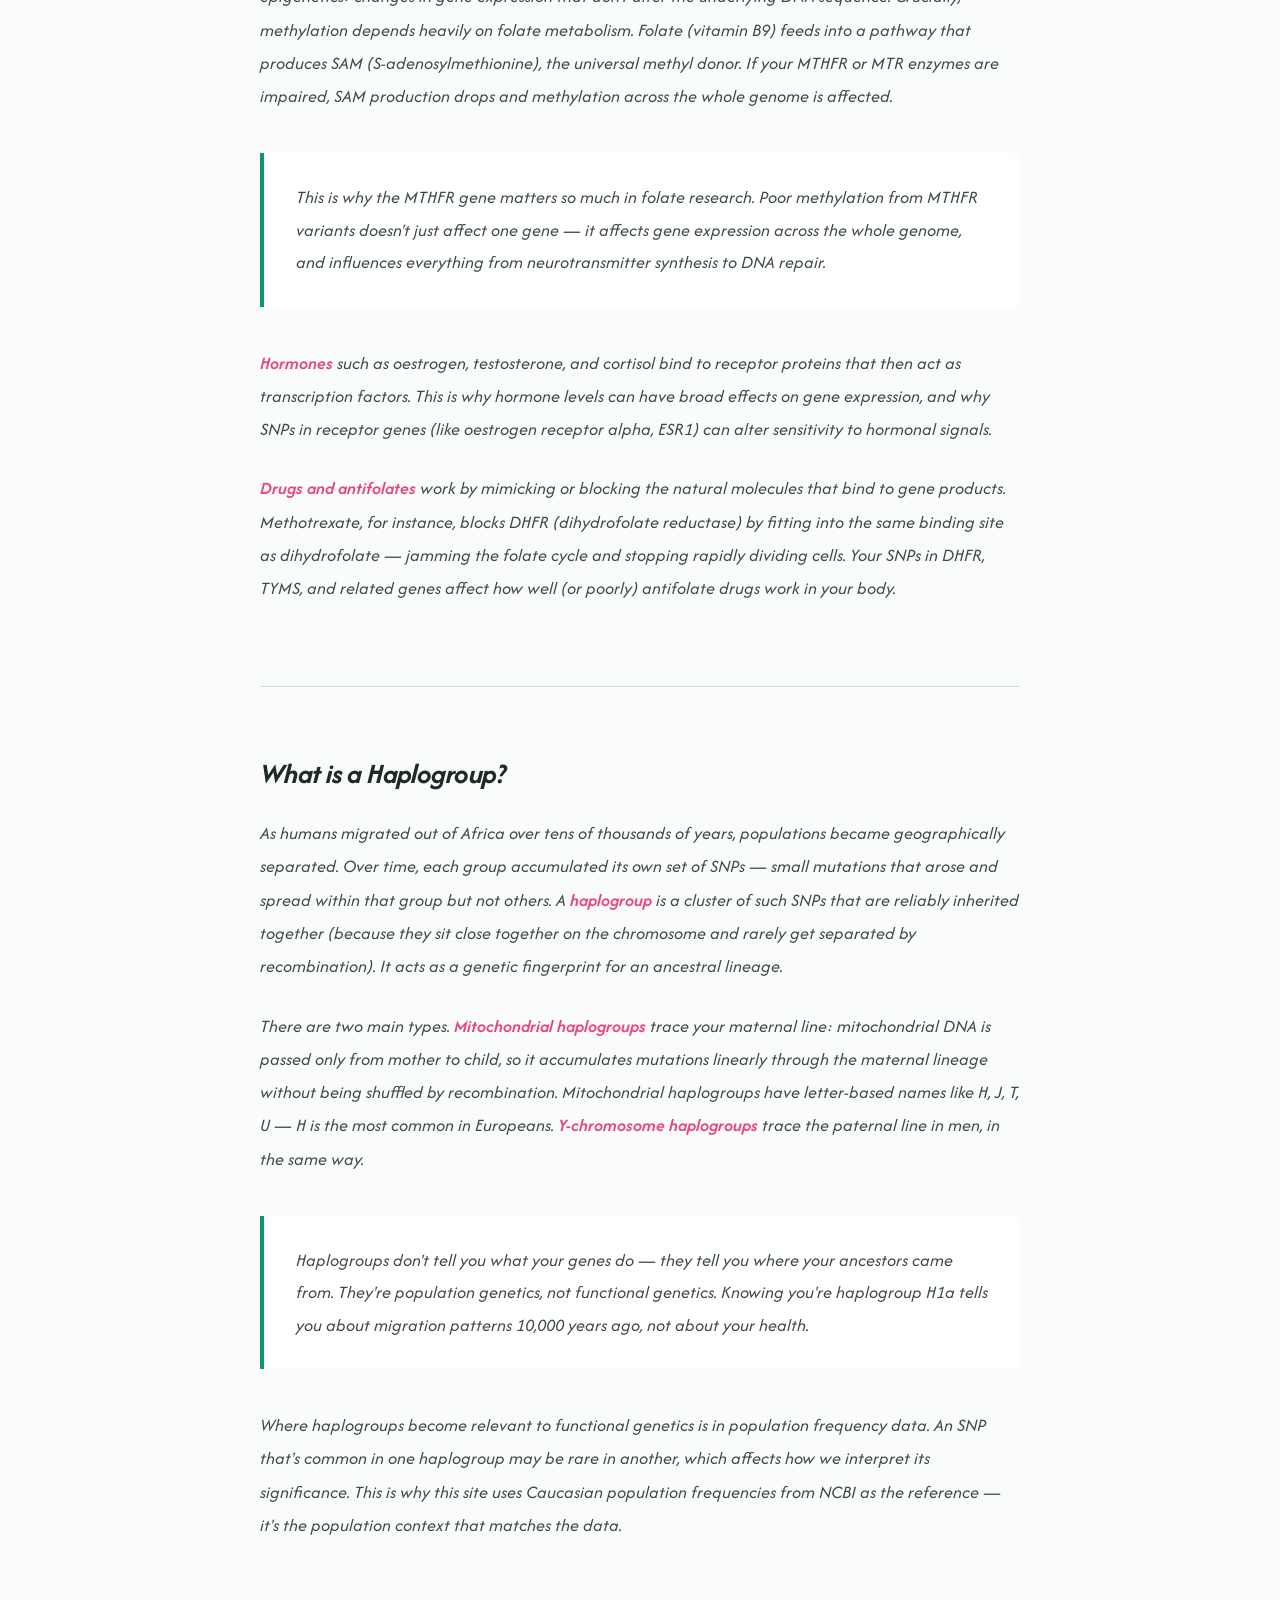
<file: basics/index.html>
<!DOCTYPE html>
<html lang="en">
<head>
  <meta charset="UTF-8">
  <meta name="viewport" content="width=device-width, initial-scale=1">
  <title>Genetics Basics — Genes, SNPs, Alleles &amp; Haplogroups | Megan Judge</title>
  <meta name="description" content="A plain-language guide to genes, SNPs, alleles, what binds to them, and haplogroups — written for anyone new to genetics.">
  <meta name="author" content="Megan Judge">
  <meta name="robots" content="index, follow">
  <link rel="canonical" href="https://genetics.jdge.cc/basics">
  <meta property="og:title" content="Genetics Basics | Megan Judge">
  <meta property="og:description" content="Genes, SNPs, alleles, haplogroups — explained without the jargon.">
  <meta property="og:url" content="https://genetics.jdge.cc/basics">
  <meta property="og:type" content="article">
  <meta property="og:image" content="https://genetics.jdge.cc/images/icon_full.png">
  <meta name="twitter:card" content="summary">
  <meta name="twitter:title" content="Genetics Basics | Megan Judge">
  <meta name="twitter:image" content="https://genetics.jdge.cc/images/icon_full.png">
  <link rel="icon" type="image/png" href="/images/icon.png">
  <link rel="stylesheet" href="/styles.css">
  <script src="/theme.js"></script>
</head>
<body>

<header class="site-nav">
  <a class="nav-brand" href="/">
    <img class="nav-icon" src="/images/icon.png" alt="Genetics" width="26" height="26">
    Genetics Research
  </a>
  <nav class="nav-links">
    <button id="theme-toggle" class="theme-toggle" type="button" aria-label="Toggle light and dark theme" title="Toggle theme">
      <svg class="icon-sun" viewBox="0 0 24 24" fill="none" stroke="currentColor" stroke-width="2" stroke-linecap="round" stroke-linejoin="round"><circle cx="12" cy="12" r="4"></circle><path d="M12 2v2M12 20v2M4.93 4.93l1.41 1.41M17.66 17.66l1.41 1.41M2 12h2M20 12h2M6.34 17.66l-1.41 1.41M19.07 4.93l-1.41 1.41"></path></svg>
      <svg class="icon-moon" viewBox="0 0 24 24" fill="none" stroke="currentColor" stroke-width="2" stroke-linecap="round" stroke-linejoin="round"><path d="M21 12.79A9 9 0 1 1 11.21 3 7 7 0 0 0 21 12.79Z"></path></svg>
    </button>
    <a href="/basics">Basics</a>
    <a href="/group/folate-metabolism">Genes</a>
    <a href="/databases">Databases</a>
  </nav>
</header>

<main>

  <section class="basics-hero">
    <div class="basics-hero-inner">
      <p class="hero-eyebrow">Start here</p>
      <h1 style="font-size:clamp(36px,5vw,58px);font-weight:700;letter-spacing:-0.03em;line-height:1.1;margin:0 0 18px">The basics, without the jargon.</h1>
      <p style="font-size:clamp(15px,1.8vw,17px);color:var(--muted);line-height:1.65;margin:0 0 36px;max-width:560px">There are three words you need to learn to understand your DNA - Genes, SNPs, and alleles. Let's explain them images, videos and a few words.</p>
      <img src="/images/neanderthal_genes_thumbnail.png" alt="Neanderthal with DNA ladder" loading="lazy" style="max-height:300px;border-radius:8px;object-fit:cover;display:block">
    </div>
  </section>

  <div class="basics-body">

    <h2 style="text-transform: uppercase;">What is a Gene?</h2>   
    <p>
      Your DNA is a molecule shaped like a twisted ladder — the famous double helix — and it runs about
      three billion lines long. Stretched out, the DNA in a single human cell would be roughly two metres.
      If you stretched out the DNA from every cell in your body and laid it end-to-end, the total length would be approximately 74 billion kilometers (about 46 billion miles).
      It's packed into 23 pairs of chromosomes, tucked into the nucleus of almost every cell in your body.
    </p>
    <p>
      A <em>gene</em> is a specific stretch of that DNA with a particular sequence that carries the
      instructions for making something for your body.
    </p>

    <figure style="text-align: center;">
      <img src="/images/Cell_Nucleus_Chromosomes_Genes.jpg"
           alt="How genes work — Cell Nucleus Chromosomes Genes"
           loading="lazy"
           style="width:65%; border-radius:6px; display:block; margin: 0 auto;">
      
      <figcaption style="font-family:var(--mono); font-size:11px; color:var(--faint); margin-top:10px; text-align:center;">
        Source: <a href="https://www.istockphoto.com/vector/from-gene-to-dna-and-chromosome-in-cell-structure-gm1183224024-332600248" target="_blank" rel="noopener" style="color:var(--faint); text-decoration:underline">ttsz</a>
      </figcaption>
    </figure>

    <h2 style="text-transform: uppercase;">What is an SNP?</h2>
    <p>
      <div style="display: none;">Section 1</div>
      DNA is written in a similar way to your computer. Computers work in binary, which is 0s and 1s.
      <br><br>
      So when you type in <i>23</i>, the computer stores that as <i>00010111</i> in it's language, for the word dog the computer records that as <i>01100100 (d) 01101111 (o) 01100111 (g)</i> - the computer only has 0 and 1 to create things with - everything you have on your computer is stored as 0s and 1s.
      <br><br>

      <figure style="text-align: center;">
        <img src="/images/Computer_Binary_Matrix.jpg"
             alt="Computer Binary Code Matrix"
             loading="lazy"
             style="width:65%; border-radius:6px; display:block; margin: 0 auto;">
        
        <figcaption style="font-family:var(--mono); font-size:11px; color:var(--faint); margin-top:10px; text-align:center;">
          Source: <a href="https://www.vecteezy.com/video/22316172-binary-code-4k" target="_blank" rel="noopener" style="color:var(--faint); text-decoration:underline">Igor Hamzic</a>
        </figcaption>
      </figure>
      
      <div style="display: none;">Section 2</div>
      Computers use 0s and 1s, DNA uses four-letters as it's language: "<span class="highlight-pink">A</span>", "<span class="highlight-pink">T</span>", "<span class="highlight-pink">C</span>", and "<span class="highlight-pink">G</span>" which are acronyms for nucleotides - <span class="highlight-pink">A</span>denine, <span class="highlight-pink">C</span>ytosine, <span class="highlight-pink">G</span>uanine, and <span class="highlight-pink">T</span>hymine.
      <br><br>

      <figure style="text-align: center;">
        <img src="/images/Computer_Matrix_DNA_Alleles_Nucleotides.jpg"
             alt="Computer Matrix DNA Alleles Nucleotides"
             loading="lazy"
             style="width:65%; border-radius:6px; display:block; margin: 0 auto;">
        
        <figcaption style="font-family:var(--mono); font-size:11px; color:var(--faint); margin-top:10px; text-align:center;">
          Source: <a href="https://www.istockphoto.com/photo/dna-code-on-screen-gm860302818-142348871" target="_blank" rel="noopener" style="color:var(--faint); text-decoration:underline">jxfzsy</a>
        </figcaption>
      </figure>
      
      So AACCTTGGA in a row, or AGGCCCAAATAA, means something different than just those letters standing alone, the sequence together spells out something in your internal book - for a computer there are sequences coming together to make something, 011001000110111101100111 for dog, for DNA AGGCCCAAATAAAGGCCCAAAT may be to make some dopamine at 9am everyday!
      <br><br>
      If the human blueprint changes sequence, we call this a <em><span class="highlight-pink">S</span>ingle <span class="highlight-pink">N</span>ucleotide <span class="highlight-pink">P</span>olymorphism</em> (SNP), pronounced <em>"snip"</em> or S-N-P. For example, one day all humans in a position had <span class="highlight-pink">C</span> in the sequence of AGTT<span class="highlight-pink">C</span>GGA, but one day there become also the option of a AGTT<span class="highlight-pink">T</span>GGA. That one-letter difference is a/an SNP.
      <br><br>
      SNPs are incredibly common — but to appreciate the scale:
    
        <div class="callout">
          Your body contains roughly <span class="highlight-pink">37 trillion cells</span>.
          
          <figure style="text-align: center;">
            <img src="/images/Cell_Nucleus.png"
                 alt="Cell Nucleus.png"
                 loading="lazy"
                 style="width:100%; border-radius:6px; display:block; margin: 0 auto;">
            
            <figcaption style="font-family:var(--mono); font-size:11px; color:var(--faint); margin-top:10px; text-align:center;">
              Source: <a href="https://www.istockphoto.com/photo/group-of-blue-colored-cells-under-microscope-gm182516812-12229229?afsrc=1&cid=IS&utm_term=&utm_campaign=&irpid=77643" target="_blank" rel="noopener" style="color:var(--faint); text-decoration:underline">Henrik5000</a>
            </figcaption>
          </figure>   
          
          Almost every one of them holds a complete copy of your genome: <span class="highlight-pink">6.4 billion base pairs</span> of DNA where you get 3.2 billion from each parent - 99.75% of that is in a cell's inner ball/nucleus and 0.0000001% lives outside of the cell.
          
          <figure style="text-align: center;">
            <img src="/images/Cell_Chromosomes.jpg"
                 alt="Cell Chromosomes"
                 loading="lazy"
                 style="width:100%; border-radius:6px; display:block; margin: 0 auto;">
            
            <figcaption style="font-family:var(--mono); font-size:11px; color:var(--faint); margin-top:10px; text-align:center;">
              Source: <a href="https://www.istockphoto.com/photo/disease-x-new-genetics-modification-gm1943096577-556740050" target="_blank" rel="noopener" style="color:var(--faint); text-decoration:underline">koto_feja</a>
            </figcaption>
          </figure>   
          
          They group into 46 chromosomes, which contain each between <span class="highlight-pink">249-47 million base pairs</span>. Each chromosome has a different group of genes.
          They have multiple functions each, but for a few examples; chromosome 12 operates your metabolism, 16 works your kidneys, 8 cholesterol, 15 eye colour, 7 lungs, 6 immune system, etc.

          <figure style="text-align: center;">
            <img src="/images/Inside_A_Chomosome.jpg"
                 alt="Inside a Chomosome"
                 loading="lazy"
                 style="width:100%; border-radius:6px; display:block; margin: 0 auto;">
            
            <figcaption style="font-family:var(--mono); font-size:11px; color:var(--faint); margin-top:10px; text-align:center;">
              Source: <a href="https://www.istockphoto.com/photo/x-chromosome-with-dna-strand-inside-gm2178227801-597580206" target="_blank" rel="noopener" style="color:var(--faint); text-decoration:underline">peterschreiber.media</a>
            </figcaption>
          </figure>   
          
          Each cell has within it different chromosomes - most cells have all 46 chromosome pairs, but gametes (egg and sperm) only contain 23, and red blood cells contain 0 chromosomes.
    
          <figure style="text-align: center;">
            <img src="/images/Cell_Nucleus_Chromosomes.png"
                 alt="Cell Nucleus Chromosomes"
                 loading="lazy"
                 style="width:100%; border-radius:6px; display:block; margin: 0 auto;">
            
            <figcaption style="font-family:var(--mono); font-size:11px; color:var(--faint); margin-top:10px; text-align:center;">
              Source: <a href="https://web.archive.org/web/20020906221217/http://genome.gov/Pages/Hyperion/DIR/VIP/Glossary/Illustration/sky.shtml" target="_blank" rel="noopener" style="color:var(--faint); text-decoration:underline">National Human Genome Research (USA)</a>
            </figcaption>
          </figure>   
          
          Across that complete <span class="highlight-pink">6.4 billion base pairs</span>, the total known variants is <span class="highlight-pink">1 billion</span>. With 97-99% of all known variants being Substitutions (SNPs).
          <br><br>
          Common known variants (in >1% of people) is <span class="highlight-pink">10 million</span>.

          <figure style="text-align: center;">
            <img src="/images/DNA_SNP_Nucleotide_Substitution.jpg"
                 alt="DNA SNP Nucleotide Substitution"
                 loading="lazy"
                 style="width:100%; border-radius:6px; display:block; margin: 0 auto;">
            
            <figcaption style="font-family:var(--mono); font-size:11px; color:var(--faint); margin-top:10px; text-align:center;">
              Source: <a href="https://www.istockphoto.com/vector/the-types-of-dna-mutation-deletion-substitution-inversion-insertion-and-duplication-gm1433857914-475649423" target="_blank" rel="noopener" style="color:var(--faint); text-decoration:underline">Rungnaree Jaitham</a>
            </figcaption>
          </figure>   
          
          Any given person carries around <span class="highlight-pink">3–5 million variants each</span> relative to the averaged genome (0.1% of your entire genome) but only <span class="highlight-pink">50,000–100,000</span> fall inside actual coding gene regions (0.00078-0.00156% of your whole inner book).
          <br><br>
          Meaning most of those differences are completely silent — they sit in regions that don't code for anything critical, or the swap doesn't change how it's area fully operates.
          <br><br>
          But some SNPs matter a great deal. For example, the "MTHFR C677T" gene variant, SNP rs1801133, is a single C→T swap that <em>reduces</em> it's processing of folate efficiency by 30–70%.
        </div>

        <figure style="text-align: center;">
          <img src="/images/scientist_genes_thumbnail.png"
               alt="Scientist with DNA"
               loading="lazy"
               style="width:100%; border-radius:6px; display:block; margin: 0 auto;">
          
          <figcaption style="font-family:var(--mono); font-size:11px; color:var(--faint); margin-top:10px; text-align:center;">
            Source: <a href="https://pixabay.com/illustrations/dna-helix-articles-molecule-8911741/" target="_blank" rel="noopener" style="color:var(--faint); text-decoration:underline">ApahArt</a>
          </figcaption>
        </figure>   

    <div class="callout">
      The breakdown of the <span class="highlight-pink">~10 million common variants</span> (>1%) by percentage:
      <br><br>
      <span class="highlight-pink">>1% (The "Common" Pool)</span>: ~10–12 million variants.
      <br>
      This is the baseline. It includes everything from "found in 1 in 100 people" to "found in half the planet."
      <br><br>
      <span class="highlight-pink">>5% (The "Frequent" Pool)</span>: ~7–8 million variants.
      <br>
      These are the ones found in 1 out of 20 people.
      <br><br>
      <span class="highlight-pink">>10% (The "Widespread" Pool)</span>: ~5–6 million variants.
      <br>
      These variants are now found in at least 1 in 10 people globally.
      <br><br>
      <span class="highlight-pink">>20% (The "Major" Pool)<</span>: ~3–4 million variants.
      <br>
      These are variants found in at least 1 in 5 people.
      <br><br>
      <span class="highlight-pink">>40–50% (The "Universal" Pool)</span>: ~1–2 million variants.
      <br>
      These are the oldest, most shared variants, often present in nearly half the human population (e.g., the "T" allele for lactose tolerance in Europeans, or the "A" allele for normal hemoglobin lactose-intolerance globally).
    </div>

      <figure style="text-align: center;">
        <img src="/images/Nucleotides_Adenine_Cytosine_Guanine_Thymine.jpg"
             alt="Nucleotides Adenine Cytosine Guanine Thymine.jpg"
             loading="lazy"
             style="width:65%; border-radius:6px; display:block; margin: 0 auto;">
        
        <figcaption style="font-family:var(--mono); font-size:11px; color:var(--faint); margin-top:10px; text-align:center;">
          Source: <a href="https://www.istockphoto.com/photo/dna-molecular-structure-xl-gm504710507-44924596" target="_blank" rel="noopener" style="color:var(--faint); text-decoration:underline">BeholdingEye</a>
        </figcaption>
      </figure>   
    
      <br><br>
      These blueprints (genes) are being read by mRNA who then tell the proteins what to do in their daily jobs - ie, make dopamine, make some stem cells, slow down, speed up, break down lactose, send this molocule to the urine, send messages to the brain that the bowels are full, protect the body against x type of bacteria, etc.
      <br><br>
      So say your job is to process carrots (gene BCMO1 - 20,000 letters (base pairs) - meaning in this case specifically 20,000 letters are used in combination to create one blueprint with 1,600 of those letters are doing action-based tasks) - One of those letters is called rs12934922, and it can be A (normal) or T. It changes the writing in the blueprint to read "get vitamin A from animals, I can't be bothered processing plants for Vitamin A anymore" (T) wheres the default allele says "get Vitamin A from anywhere" (A).
      <br><br>
      Think of it like in a <i>sentence</i> (20,000 letters), most of the sentence is just grammar, "<i>a</i>", "<i>the</i>", "<i>very</i>", but sometimes
      there are context words, "<i>parks</i>", "<i>bridge</i>", "<i>walk</i>". If I say, "<i>I am going to the beach</i>", or I say, "<i>going
      beach</i>" they both carry the same meaning but "<i>I</i>" "<i>am</i>" "<i>to</i>" and "<i>the</i>" allow the actual movement of the sentence
      and keep everything in place. In a sentence "<i>going</i>" and "<i>beach</i>" are like the action-based letters (1,600 base pairs).
      <br><br>
    
      <div class="callout">
        So the steps are:
        <br>
        <ul>
          <li><i>Gene</i> is a <span class="highlight-pink">blueprint</span>.</li>
          <li><i>mRNA</i>, the <span class="highlight-pink">messenger</span> reads the blueprint and takes a photocopy of it to the builder.</li>
          <li><i>Ribosome, the <span class="highlight-pink">builder</span>, then builds the worker needed to do the job.</li>
          <li>The <i>protein</i>, the <span class="highlight-pink">worker</span>, then does what the blueprint says to do and <span class="highlight-pink">makes</span> (say makes dopamine - enzyme) or <span class="highlight-pink">receives</span> (say receives dopamine - receptor) things.</li>
        </ul>
      </div>

      <figure style="text-align: center;">
        <img src="/images/Translation_Of_mRNA_Into_Protein_By_Ribosome.jpg"
             alt="Translation of mRNA into Protein by Ribosome"
             loading="lazy"
             style="width:100%; border-radius:6px; display:block; margin: 0 auto;">
        
        <figcaption style="font-family:var(--mono); font-size:11px; color:var(--faint); margin-top:10px; text-align:center;">
          Source: <a href="https://www.gettyimages.com.au/detail/photo/translation-of-mrna-into-protein-by-ribosome-royalty-free-image/2251354672" target="_blank" rel="noopener" style="color:var(--faint); text-decoration:underline">Steven McDowell</a>
        </figcaption>
      </figure>   

    <div style="display: none;">Section 3</div>
    <p>
      The human genome has roughly three billion base pair positions. The vast majority of those positions are <span class="highlight-pink">fixed<</span> — every human alive has exactly the same letter there. No variation, nothing to note.
      A position only becomes an SNP when a second nucleotides (allele) has started to bind to that same section at some point in human history and spread widely enough through the population to be considered meaningful.
      Meaning at least 1 in 100 people (>1% of the human population) carry the alternate version:
    </p>

    <div class="snp-freq-example">
      <div class="snp-freq-row">
        <span class="snp-freq-label">Fixed position</span>
        <span class="snp-freq-bar">100% G in every human</span>
        <span class="snp-freq-note">not an SNP — nothing varies</span>
      </div>
      <div class="snp-freq-row">
        <span class="snp-freq-label">Rare variant</span>
        <span class="snp-freq-bar">G 99.8% · A 0.2%</span>
        <span class="snp-freq-note">catalogued, but not a common SNP</span>
      </div>
      <div class="snp-freq-row snp-freq-row--highlight">
        <span class="snp-freq-label">Common SNP</span>
        <span class="snp-freq-bar">G 57% · A 43%</span>
        <span class="snp-freq-note">SNP change noted and given a number like rs2236225</span>
      </div>
    </div>
    
    <p>
      Each SNP has a unique reference ID called an <span class="highlight-pink">rsID</span> (reference SNP ID), assigned by the NCBI dbSNP database. These look like rs1801133, rs1805087, rs4846048. They're how researchers and databases refer to specific positions in the genome consistently across studies.
    </p>

    <div class="video-wrap video-wrap--16x9">
      <iframe src="https://www.youtube.com/embed/tJjXpiWKMyA"
              title="What is an SNP?"
              allow="accelerometer; autoplay; clipboard-write; encrypted-media; gyroscope; picture-in-picture"
              allowfullscreen loading="lazy"></iframe>
    </div>

    <h2>What is an Allele?</h2>
    <p>
      An <span class="highlight-pink">allele</span> is the specific version of a gene — or a specific letter at a position —
      that you actually carry. Because you have two copies of every chromosome, you have two alleles at
      every position: one inherited from your mother, one from your fathe r.
    </p>
    <p>
      If both copies are the same (e.g. CC at a given SNP position), you're <span class="highlight-pink">homozygous</span>
      at that position. If they differ (e.g. CT), you're <span class="highlight-pink">heterozygous</span>. This matters
      because many variants only show significant effects when homozygous — carrying two copies of the
      less common allele. Heterozygous carriers often land somewhere in between.
    </p>

    <p>
      A <span class="highlight-pink">dominant</span> allele expresses itself even when only one copy is present.
      A <span class="highlight-pink">recessive</span> allele only shows its effect when both copies carry it — one from each parent.
      The classic way to visualise this is through trait inheritance in a real organism.
    </p>

    <figure style="margin:32px 0">
      <img src="/images/Fruit_Fly_Allele_Inheritance.jpg"
           alt="Drosophila allele inheritance — dominant red eyes / brown body, heterozygous red eyes / black body, homozygous recessive brown eyes / black body"
           loading="lazy"
           style="width:100%;border-radius:6px;display:block">
      <figcaption style="font-family:var(--mono);font-size:11px;color:var(--faint);margin-top:10px;line-height:1.6">
        Fruit fly (<em>Drosophila</em>) trait inheritance. <span class="highlight-pink">Red eyes + brown body = dominant</span> (at least one dominant allele at each locus).
        <span class="highlight-pink">Red eyes + black body = heterozygous</span> (one dominant, one recessive at the body-colour locus).
        <span class="highlight-pink">Brown eyes + black body = homozygous recessive</span> (two recessive copies at both loci).
        Source: <a href="https://www.nature.com/scitable/topicpage/inheritance-of-traits-by-offspring-follows-predictable-6524925/" target="_blank" rel="noopener" style="color:var(--faint);text-decoration:underline">Nature Scitable — Fig. 14</a>
      </figcaption>
    </figure>

    <p>
      What makes genetics genuinely surprising is <span class="highlight-pink">epistasis</span> — where one gene masks or
      modifies the effect of another entirely. The classic example is coat colour in mice.
      Two separate genes are at play: one controls whether the coat will be black (<span class="highlight-pink">B<</span>,
      dominant) or brown (<span class="highlight-pink">b</span>, recessive), and a second controls whether any pigment is
      produced at all (<span class="highlight-pink">C</span> = colour present, <span class="highlight-pink">c</span> = no colour).
      A mouse that is <span class="highlight-pink">cc</span> (homozygous for no-colour) cannot make pigment regardless
      of what its B/b alleles say — so it appears white, even though it's carrying functional black
      or brown coat genes that simply can't be expressed.
    </p>

    <figure style="margin:32px 0">
      <img src="/images/Mice_Allele_Inheritance.jpg"
           alt="Epistasis in mice coat colour — Punnett square showing white mice carrying hidden B/b alleles"
           loading="lazy"
           style="width:100%;max-width:560px;border-radius:6px;display:block">
      <figcaption style="font-family:var(--mono);font-size:11px;color:var(--faint);margin-top:10px;line-height:1.6">
        Epistasis in mouse coat colour. <span class="highlight-pink">B = black (dominant), b = brown (recessive), C = pigment present, c = no pigment.</span>
        The four white mice in the bottom-right are <span class="highlight-pink">cc</span> — they carry B and b alleles for black and brown,
        but the epistatic cc genotype silences all pigment production entirely.
        Source: Campbell &amp; Reece, <em>Biologie</em> (Spektrum-Verlag, 2003) — via
        <a href="https://en.wikipedia.org/wiki/Punnett_square" target="_blank" rel="noopener" style="color:var(--faint);text-decoration:underline">Wikipedia: Punnett square</a>
      </figcaption>
    </figure>

    <p>
      Most SNPs studied in modern genetics don't follow simple dominant/recessive rules — they're
      <span class="highlight-pink">additive</span> (each copy of the variant adds a small, measurable effect) or
      <span class="highlight-pink">codominant</span> (both alleles contribute independently). Epistasis — where one
      gene's effect depends on what's happening at another — is why studying SNPs in isolation
      only tells part of the story.
    </p>

    <div class="video-pair">
      <div class="video-wrap video-wrap--9x16">
        <iframe src="https://www.youtube.com/embed/NGyrbLIKQUk"
                title="What is an allele?"
                allow="accelerometer; autoplay; clipboard-write; encrypted-media; gyroscope; picture-in-picture"
                allowfullscreen loading="lazy"></iframe>
      </div>
      <div class="video-wrap video-wrap--9x16">
        <iframe src="https://www.youtube.com/embed/0CEpIqmEE0I"
                title="Homozygous and Heterozygous"
                allow="accelerometer; autoplay; clipboard-write; encrypted-media; gyroscope; picture-in-picture"
                allowfullscreen loading="lazy"></iframe>
      </div>
    </div>

    <div class="video-pair" style="margin-top:16px">
      <div class="video-wrap video-wrap--16x9">
        <iframe src="https://www.youtube.com/embed/KNI9UXS7kkI"
                title="Homozygous and Heterozygous explained"
                allow="accelerometer; autoplay; clipboard-write; encrypted-media; gyroscope; picture-in-picture"
                allowfullscreen loading="lazy"></iframe>
      </div>
      <div class="video-wrap video-wrap--16x9">
        <iframe src="https://www.youtube.com/embed/Wt3Ygfn8lwc"
                title="How you get homozygous"
                allow="accelerometer; autoplay; clipboard-write; encrypted-media; gyroscope; picture-in-picture"
                allowfullscreen loading="lazy"></iframe>
      </div>
    </div>

    <h2>What Binds to Alleles?</h2>
    <p>
      DNA isn't just passively sitting there. It's constantly being read, regulated, switched on and off.
      Several types of molecules interact with it directly.
    </p>
    <p>
      <span class="highlight-pink">Transcription factors</span> are proteins that bind to specific DNA sequences near a gene
      and either activate or suppress its expression. Think of them as switches. A small change in the
      binding site sequence — from an SNP, for example — can mean a transcription factor no longer
      recognises it, changing how much of a protein gets made.
    </p>
    <p>
      <span class="highlight-pink">Methylation</span> is a chemical modification where a methyl group (CH₃) is attached
      directly to a cytosine base in the DNA. Methylated regions are generally silenced — the gene
      doesn't get read. This is part of epigenetics: changes in gene expression that don't alter the
      underlying DNA sequence. Crucially, methylation depends heavily on folate metabolism. Folate
      (vitamin B9) feeds into a pathway that produces SAM (S-adenosylmethionine), the universal
      methyl donor. If your MTHFR or MTR enzymes are impaired, SAM production drops and methylation
      across the whole genome is affected.
    </p>
    <div class="callout">
      This is why the MTHFR gene matters so much in folate research. Poor methylation from
      MTHFR variants doesn't just affect one gene — it affects gene expression across the
      whole genome, and influences everything from neurotransmitter synthesis to DNA repair.
    </div>
    <p>
      <span class="highlight-pink">Hormones</span> such as oestrogen, testosterone, and cortisol bind to receptor proteins
      that then act as transcription factors. This is why hormone levels can have broad effects on
      gene expression, and why SNPs in receptor genes (like oestrogen receptor alpha, ESR1) can
      alter sensitivity to hormonal signals.
    </p>
    <p>
      <span class="highlight-pink">Drugs and antifolates</span> work by mimicking or blocking the natural molecules
      that bind to gene products. Methotrexate, for instance, blocks DHFR (dihydrofolate reductase)
      by fitting into the same binding site as dihydrofolate — jamming the folate cycle and stopping
      rapidly dividing cells. Your SNPs in DHFR, TYMS, and related genes affect how well
      (or poorly) antifolate drugs work in your body.
    </p>

    <h2>What is a Haplogroup?</h2>
    <p>
      As humans migrated out of Africa over tens of thousands of years, populations became geographically
      separated. Over time, each group accumulated its own set of SNPs — small mutations that arose and
      spread within that group but not others. A <span class="highlight-pink">haplogroup</span> is a cluster of such
      SNPs that are reliably inherited together (because they sit close together on the chromosome
      and rarely get separated by recombination). It acts as a genetic fingerprint for an ancestral
      lineage.
    </p>
    <p>
      There are two main types. <span class="highlight-pink">Mitochondrial haplogroups</span> trace your maternal line:
      mitochondrial DNA is passed only from mother to child, so it accumulates mutations linearly
      through the maternal lineage without being shuffled by recombination. Mitochondrial haplogroups
      have letter-based names like H, J, T, U — H is the most common in Europeans.
      <span class="highlight-pink">Y-chromosome haplogroups</span> trace the paternal line in men, in the same way.
    </p>
    <div class="callout">
      Haplogroups don't tell you what your genes do — they tell you where your ancestors came from.
      They're population genetics, not functional genetics. Knowing you're haplogroup H1a tells you
      about migration patterns 10,000 years ago, not about your health.
    </div>
    <p>
      Where haplogroups become relevant to functional genetics is in population frequency data.
      An SNP that's common in one haplogroup may be rare in another, which affects how we interpret
      its significance. This is why this site uses Caucasian population frequencies from NCBI
      as the reference — it's the population context that matches the data.
    </p>

    <h2 id="databases">Where the Data Lives</h2>
    <p>
      Several public databases underpin modern genetics research. Each serves a slightly different
      purpose — from canonical variant registration to clinical interpretation to population frequency
      analysis. This site draws on all of them.
    </p>

    <div style="margin:36px 0;display:flex;flex-direction:column">

      <a href="https://www.ncbi.nlm.nih.gov/snp/rs2236225" target="_blank" rel="noopener" class="db-card-link">
        <img src="/images/logo_dbsnp.png" alt="NCBI dbSNP" width="52" height="52"
             style="border-radius:10px;flex-shrink:0;display:block">
        <div class="db-card-text">
          <div class="db-card-title">
            NCBI dbSNP
            <span class="db-card-domain">ncbi.nlm.nih.gov/snp</span>
          </div>
          <p class="db-card-desc">
            The authoritative registry for every known SNP. Run by the National Center for
            Biotechnology Information, it assigns each variant its rsID — the universal naming
            system used across all genetics research globally. The source of allele frequencies,
            consequence annotations (synonymous, missense, stop-gained), and chromosomal coordinates.
          </p>
          <span class="db-card-action">rs2236225 — example SNP ↗</span>
        </div>
      </a>

      <a href="https://www.snpedia.com/index.php/rs2236225" target="_blank" rel="noopener" class="db-card-link">
        <div style="width:52px;height:52px;border-radius:10px;background:var(--card);border:1px solid var(--line);flex-shrink:0;display:flex;align-items:center;justify-content:center">
          <img src="/images/logo_snpedia.png" alt="SNPedia" width="24" height="24"
               style="image-rendering:crisp-edges">
        </div>
        <div class="db-card-text">
          <div class="db-card-title">
            SNPedia
            <span class="db-card-domain">snpedia.com</span>
          </div>
          <p class="db-card-desc">
            A community-maintained wiki of clinical SNP interpretations. Each rsID page carries a
            magnitude score (0–10) summarising the strength of associated evidence, links to
            supporting studies, and plain-language summaries of what the variant is thought to do.
            Less formal than ClinVar, but often more readable — and frequently updated faster.
          </p>
          <span class="db-card-action">rs2236225 — example SNP ↗</span>
        </div>
      </a>

      <a href="https://www.genecards.org/card/MTHFD1?Search=rs2236225#Variants_Variants" target="_blank" rel="noopener" class="db-card-link">
        <img src="/images/logo_genecards.png" alt="GeneCards" width="52" height="52"
             style="border-radius:10px;flex-shrink:0;display:block;object-fit:cover">
        <div class="db-card-text">
          <div class="db-card-title">
            GeneCards
            <span class="db-card-domain">genecards.org</span>
          </div>
          <p class="db-card-desc">
            A gene-centric portal from the Weizmann Institute of Science. Each card aggregates
            data from over 150 sources into one page — known variants, protein structure, expression
            patterns by tissue, disease associations, drug interactions, and pathway memberships.
            A good first stop when you want the full picture around a specific gene rather than a
            specific variant.
          </p>
          <span class="db-card-action">MTHFD1 · rs2236225 — example ↗</span>
        </div>
      </a>

      <a href="https://gnomad.broadinstitute.org/" target="_blank" rel="noopener" class="db-card-link">
        <img src="/images/logo_gnomad.png" alt="gnomAD" width="52" height="52"
             style="border-radius:10px;flex-shrink:0;display:block">
        <div class="db-card-text">
          <div class="db-card-title">
            gnomAD
            <span class="db-card-domain">gnomad.broadinstitute.org</span>
          </div>
          <p class="db-card-desc">
            The Genome Aggregation Database, produced by the Broad Institute. Contains
            whole-genome and whole-exome sequencing data from over 125,000 individuals across
            diverse ancestry groups — making it the gold standard for population-level allele
            frequency data. Particularly valuable for understanding how rare or common a variant
            is in specific ancestral populations, and whether it's ever been observed in a
            healthy cohort.
          </p>
          <span class="db-card-action">gnomad.broadinstitute.org ↗</span>
        </div>
      </a>

      <a href="https://www.omim.org/" target="_blank" rel="noopener" class="db-card-link">
        <div style="width:52px;height:52px;border-radius:10px;background:var(--card);border:1px solid var(--line);flex-shrink:0;display:flex;align-items:center;justify-content:center">
          <img src="/images/logo_omim.png" alt="OMIM" width="24" height="24"
               style="image-rendering:crisp-edges">
        </div>
        <div class="db-card-text">
          <div class="db-card-title">
            OMIM
            <span class="db-card-domain">omim.org</span>
          </div>
          <p class="db-card-desc">
            Online Mendelian Inheritance in Man — the authoritative catalogue of human genes and
            genetic disorders, continuously updated since 1966. Each entry links a gene or locus
            to its known phenotypic effects, with evidence classifications and references to the
            original discovery literature. The bedrock resource for understanding gene–disease
            relationships.
          </p>
          <span class="db-card-action">omim.org ↗</span>
        </div>
      </a>

      <a href="https://www.ncbi.nlm.nih.gov/clinvar/" target="_blank" rel="noopener" class="db-card-link" style="border-bottom:none">
        <img src="/images/logo_clinvar.png" alt="ClinVar" width="52" height="52"
             style="border-radius:10px;flex-shrink:0;display:block">
        <div class="db-card-text">
          <div class="db-card-title">
            ClinVar
            <span class="db-card-domain">ncbi.nlm.nih.gov/clinvar</span>
          </div>
          <p class="db-card-desc">
            NCBI's database of clinically interpreted variants, aggregating submissions from
            diagnostic laboratories, research groups, and clinicians worldwide. Each variant
            receives a clinical significance rating — pathogenic, likely pathogenic, benign,
            likely benign, or uncertain — based on the cumulative weight of evidence submitted.
            Essential for understanding whether a specific variant has a formally recognised
            disease connection.
          </p>
          <span class="db-card-action">ncbi.nlm.nih.gov/clinvar ↗</span>
        </div>
      </a>

    </div>

  </div>

  <section style="max-width:760px;margin:0 auto;padding:56px 24px 40px">
    <p style="font-family:var(--mono);font-size:10px;letter-spacing:.12em;text-transform:uppercase;color:var(--faint);margin:0 0 20px">Where my genome data comes from</p>
    <div style="display:grid;grid-template-columns:1fr 1fr;gap:16px">

      <a href="https://sequencing.com" target="_blank" rel="noopener"
         style="display:flex;flex-direction:column;gap:14px;padding:24px;background:var(--card);border:1px solid var(--line);border-radius:8px;text-decoration:none">
        <img src="/images/sequencing_favicon.png" alt="sequencing.com" width="40" height="40"
             style="display:block;border-radius:6px">
        <div>
          <div style="font-family:var(--mono);font-size:13px;font-weight:600;color:var(--ink);margin-bottom:5px">sequencing.com</div>
          <div style="font-size:13px;color:var(--muted);line-height:1.5">Whole genome sequencing at 30× depth — the source of my raw variant data.</div>
        </div>
        <span style="font-family:var(--mono);font-size:11px;color:var(--accent);margin-top:auto">sequencing.com ↗</span>
      </a>

      <a href="https://www.i-screen.com.au" target="_blank" rel="noopener"
         style="display:flex;flex-direction:column;gap:14px;padding:24px;background:var(--card);border:1px solid var(--line);border-radius:8px;text-decoration:none">
        <img src="/images/iscreen_logo.svg" alt="i-screen" height="28"
             style="display:block;width:auto">
        <div>
          <div style="font-family:var(--mono);font-size:13px;font-weight:600;color:var(--ink);margin-bottom:5px">i-screen.com.au</div>
          <div style="font-size:13px;color:var(--muted);line-height:1.5">Australian health and genetic testing provider — used to collect and submit my sample.</div>
        </div>
        <span style="font-family:var(--mono);font-size:11px;color:var(--accent);margin-top:auto">i-screen.com.au ↗</span>
      </a>

    </div>
  </section>

</main>

<footer class="site-footer">
  <div class="footer-inner">
    <span>Megan Judge · <a href="https://github.com/megzjudge/genetics/" target="_blank" rel="noopener">Github</a></span>
    <div style="display:flex;gap:20px">
      <a href="https://hereditary.substack.com">Hereditary →</a>
      <a href="https://research.jdge.cc">Other Research Alerts →</a>
    </div>
  </div>
</footer>

</body>
</html>
</file>
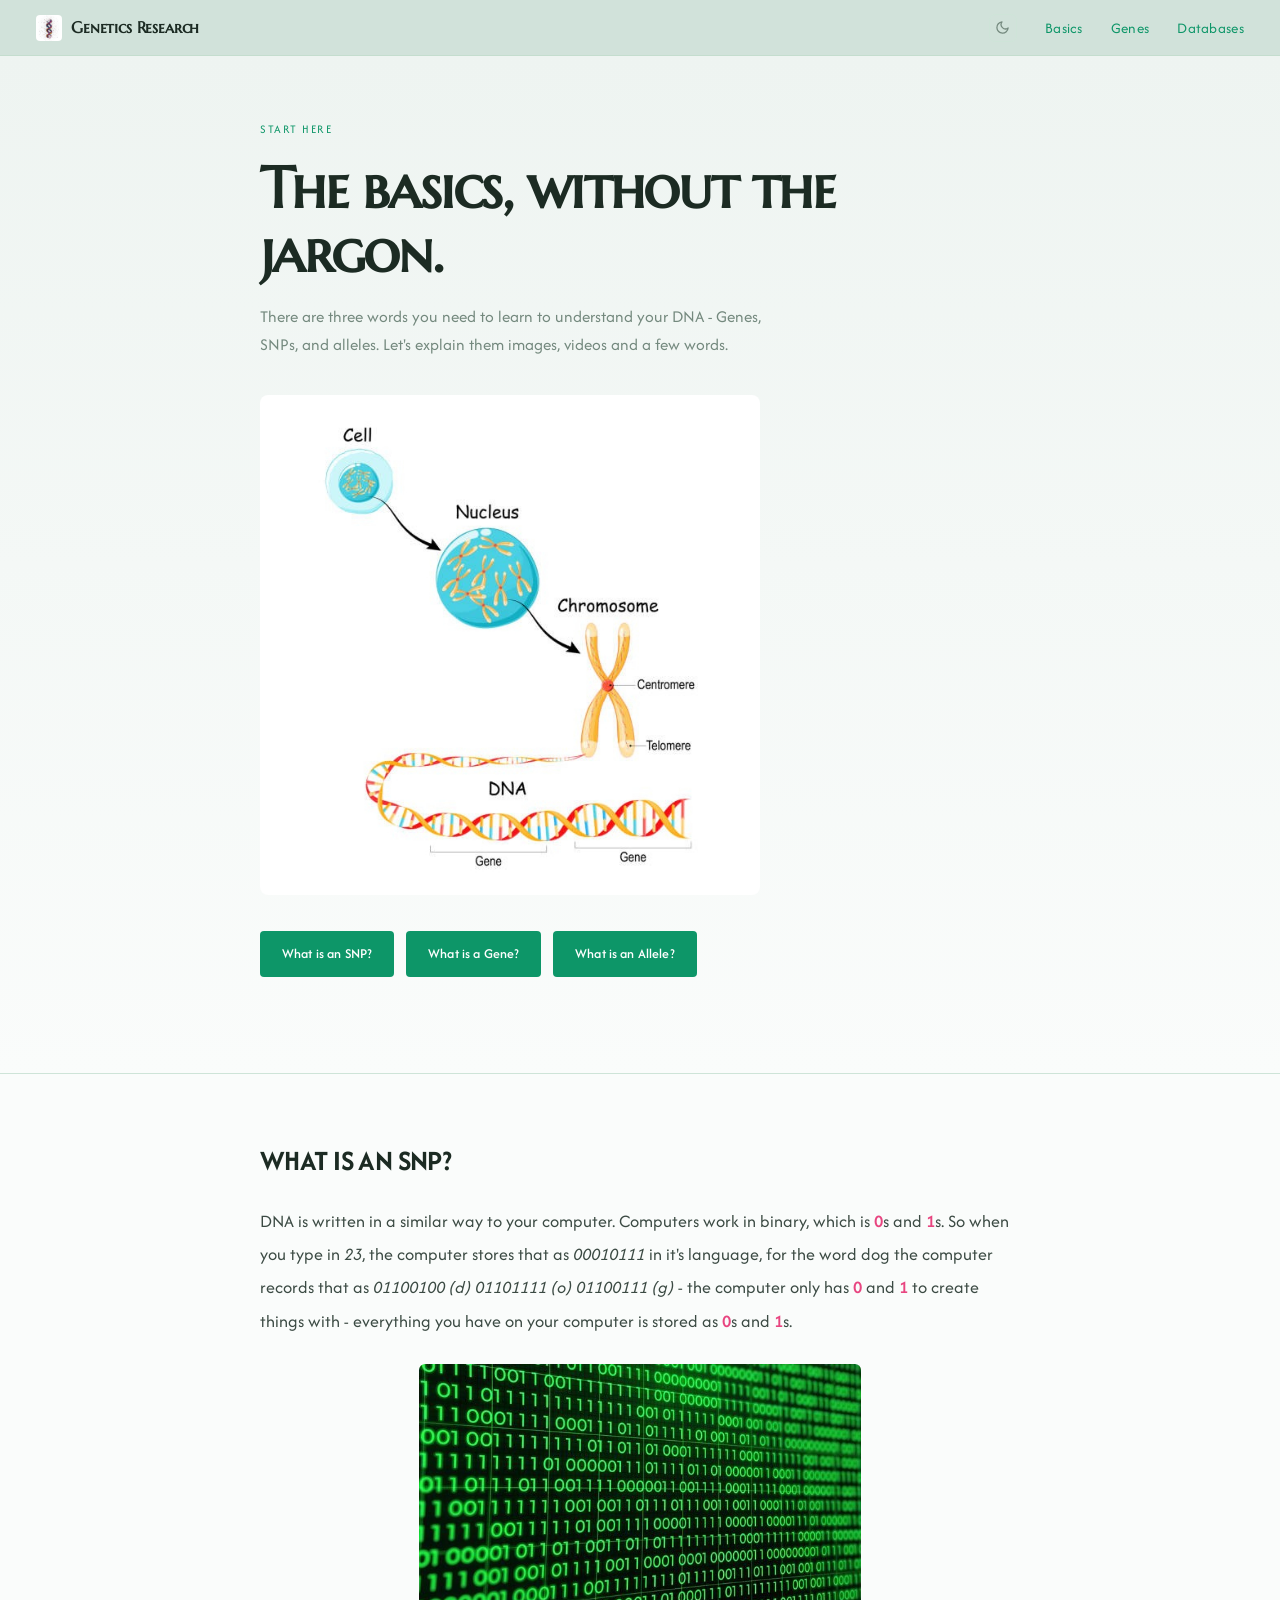
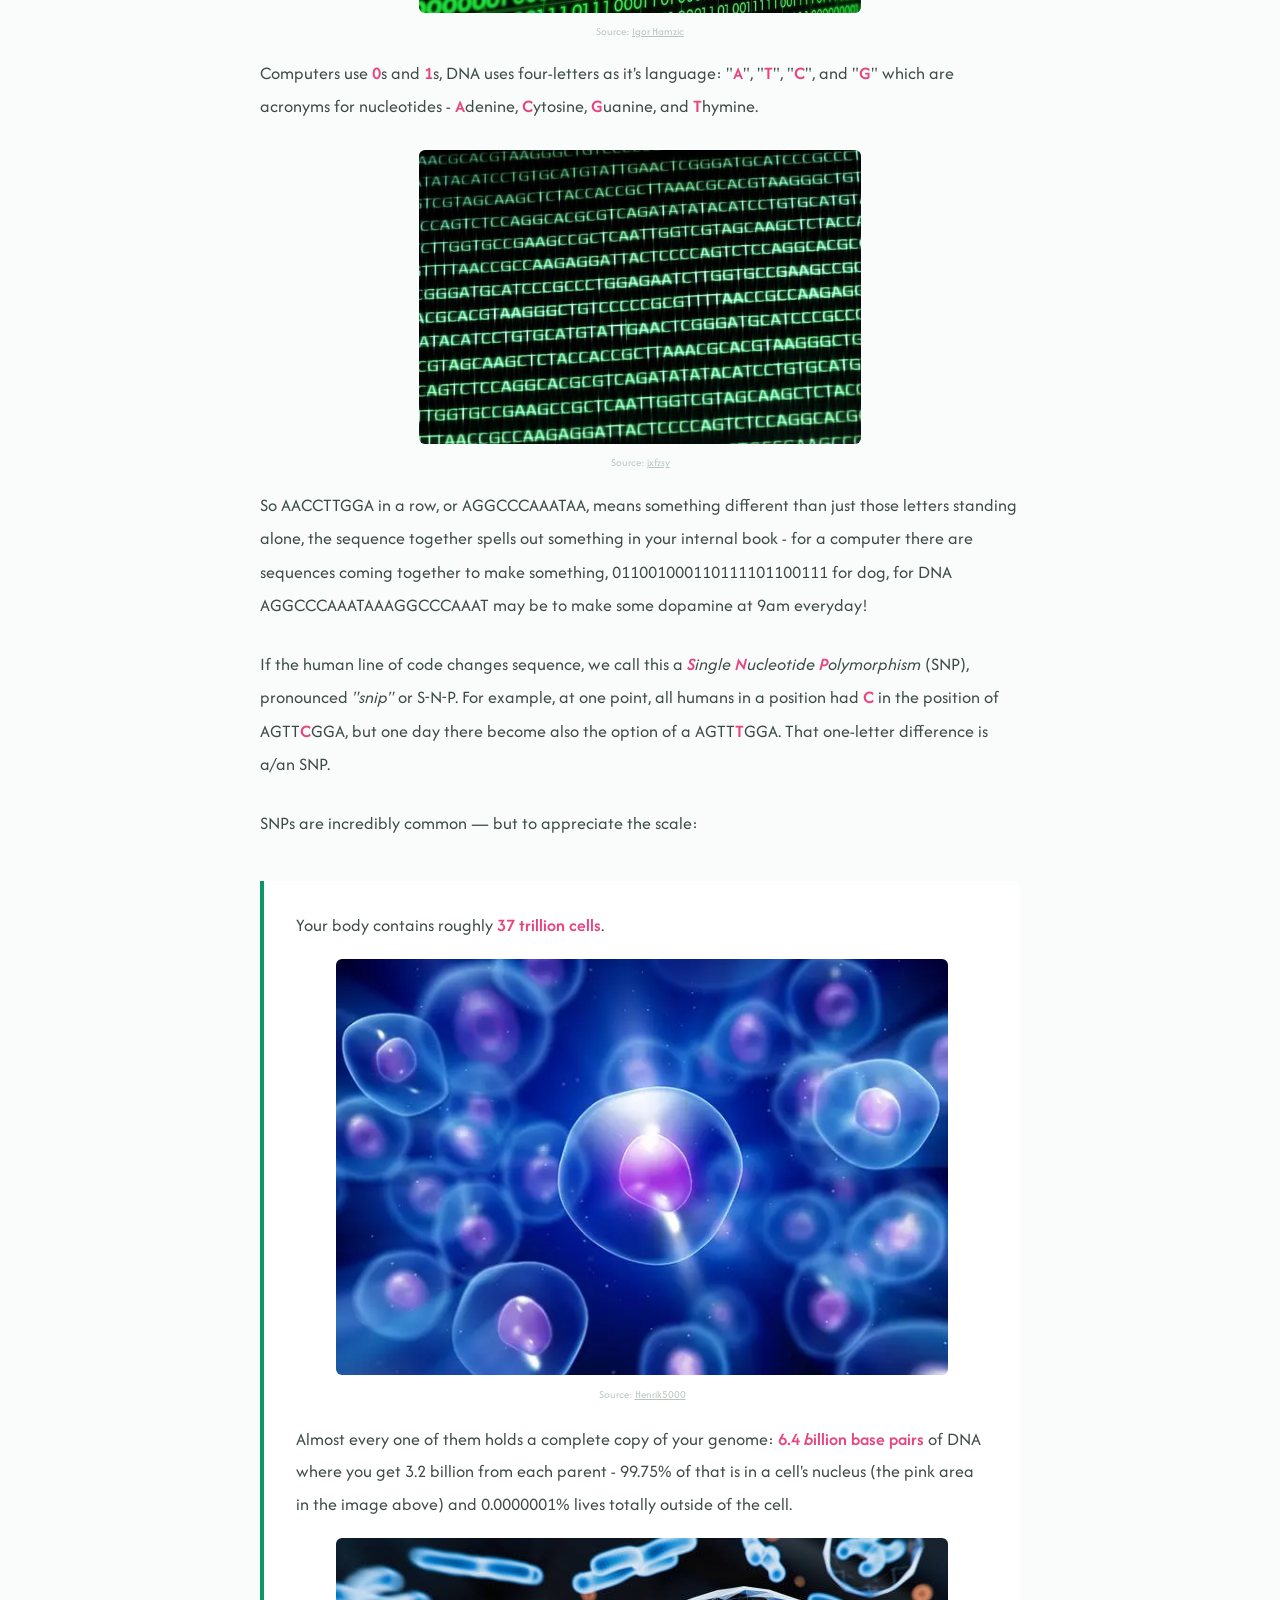
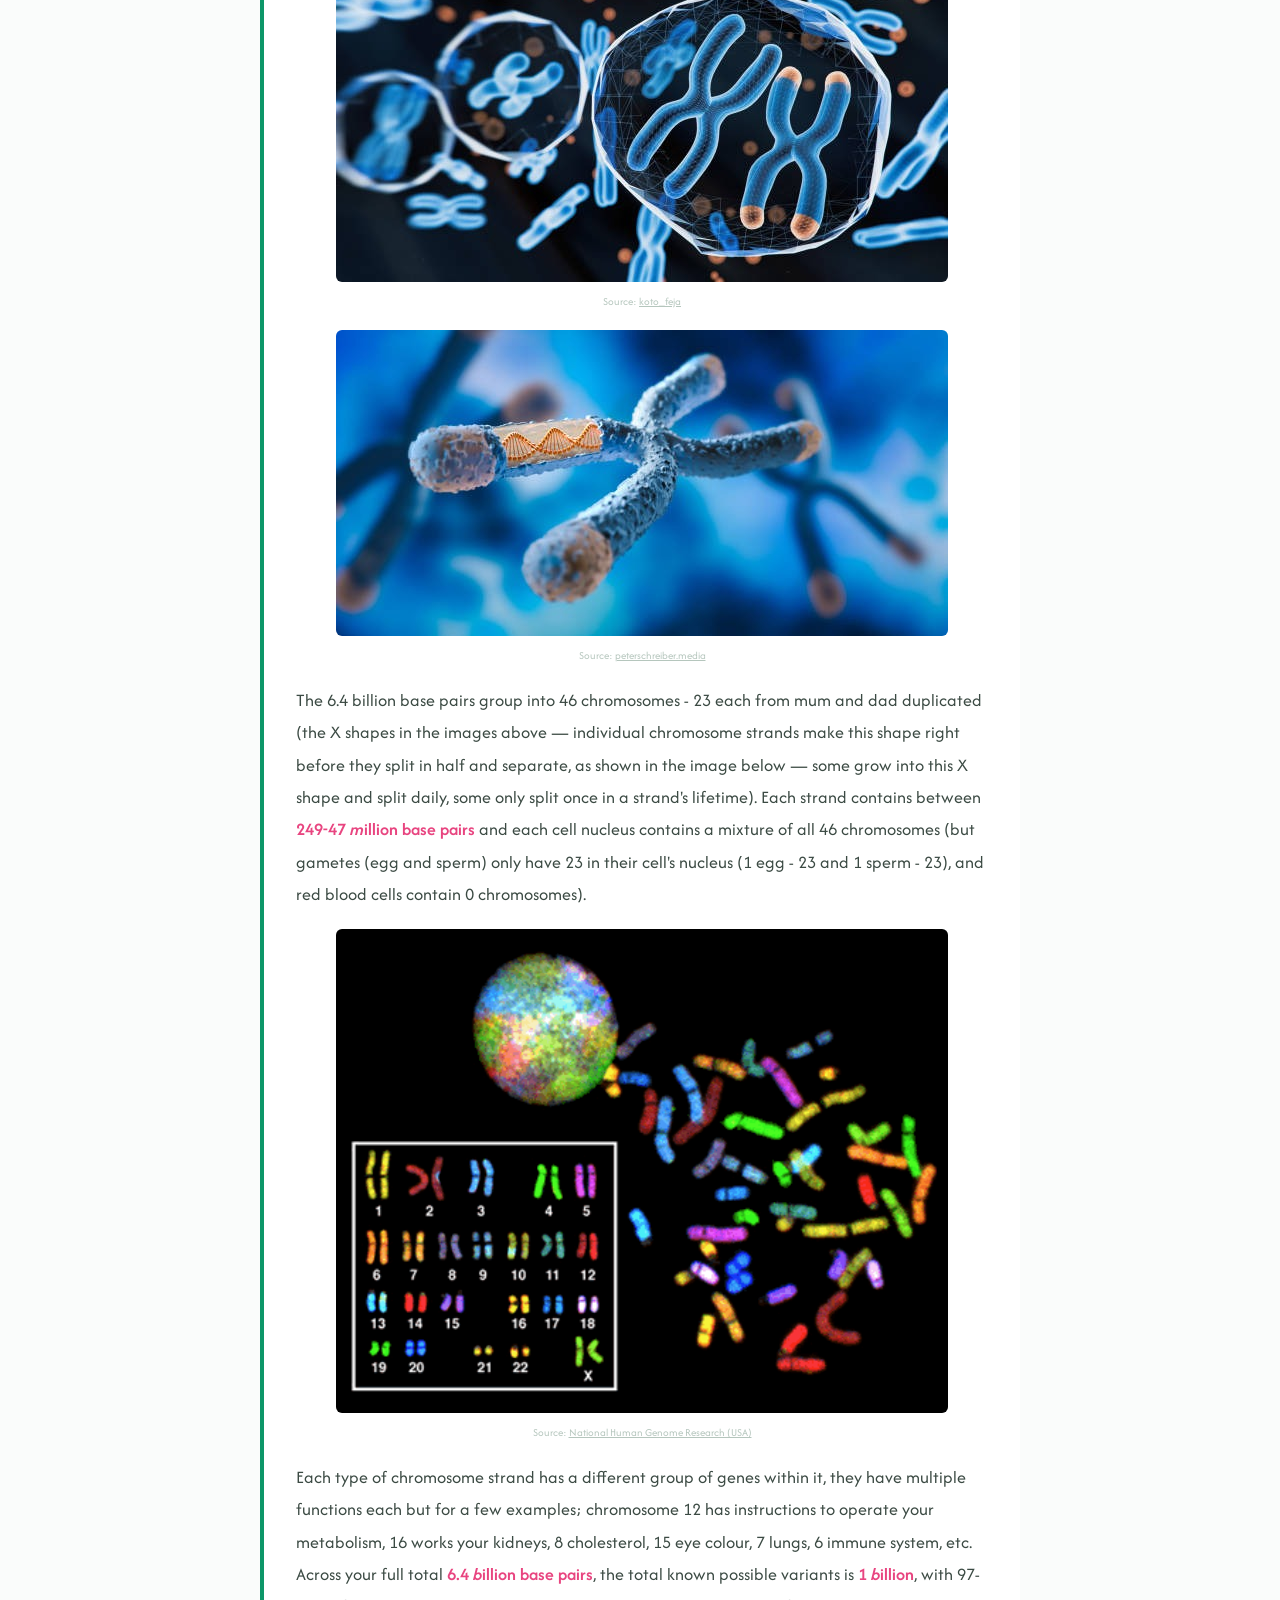
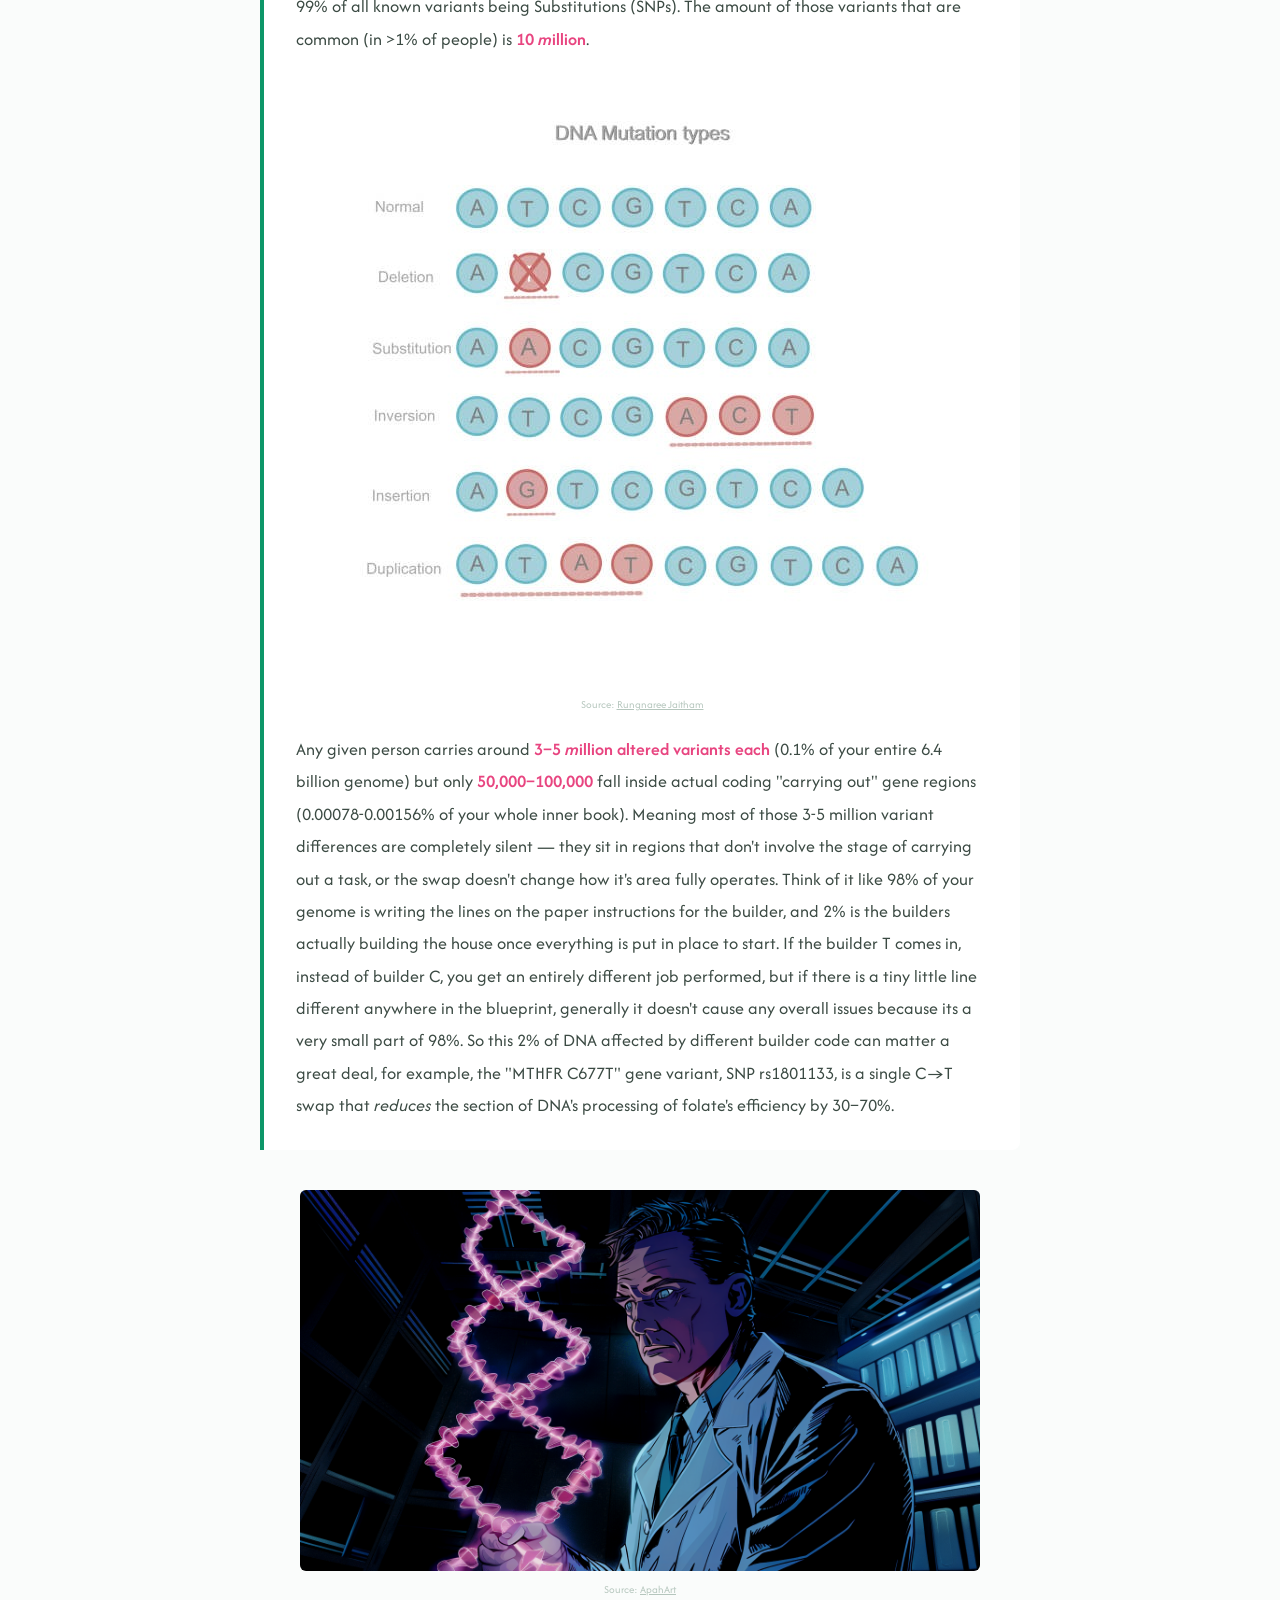
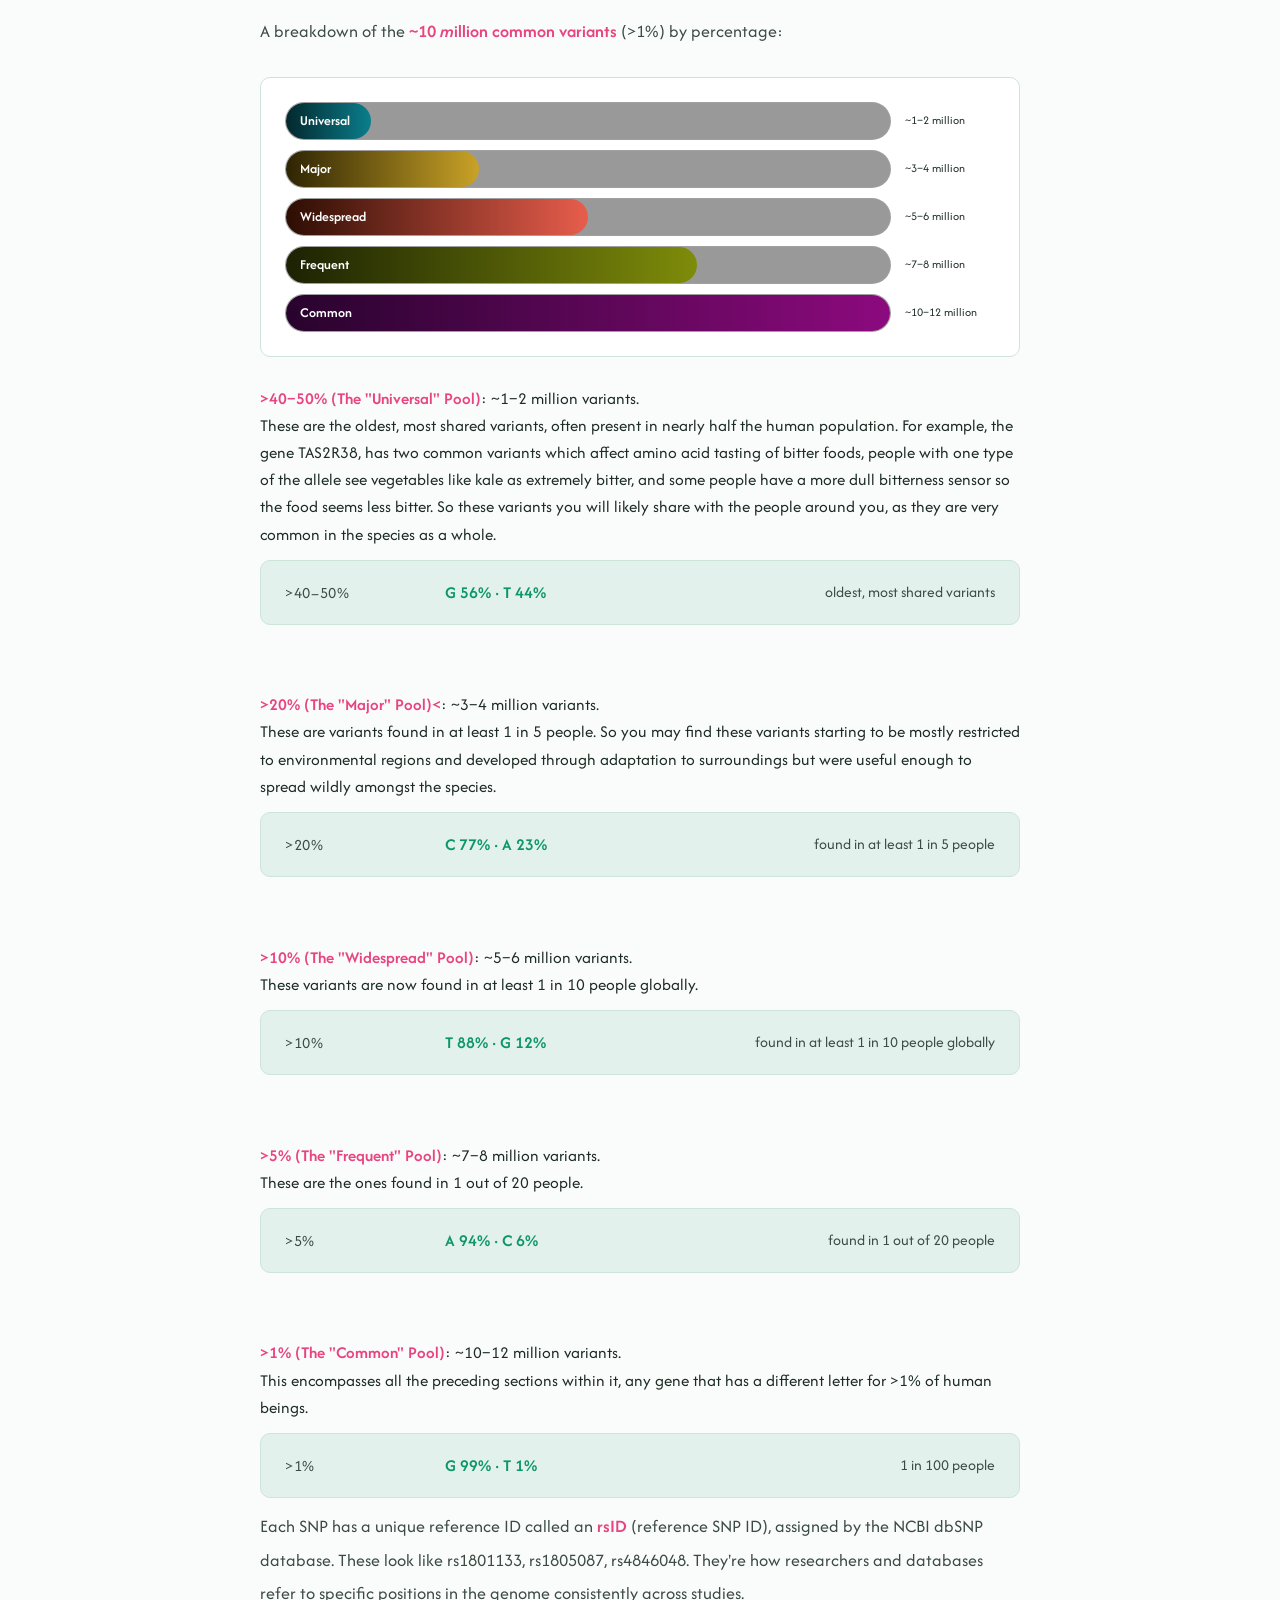
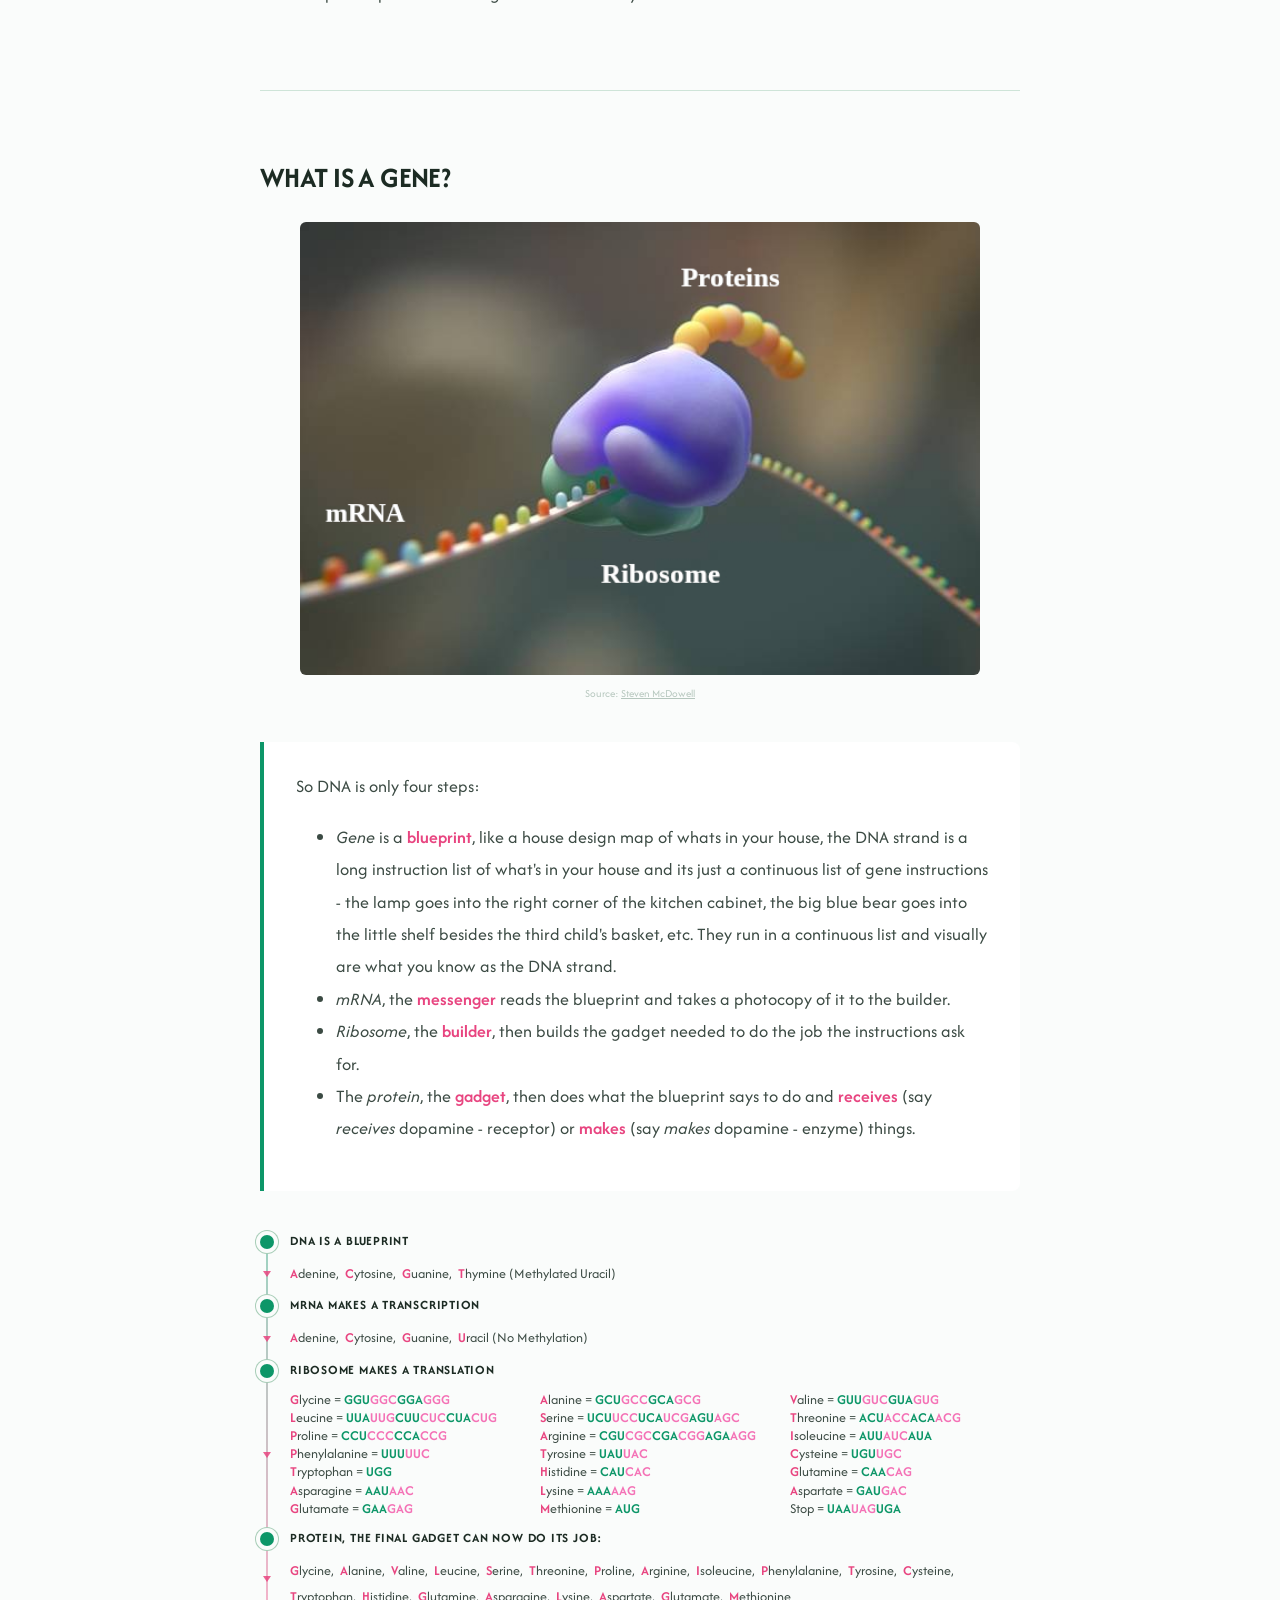
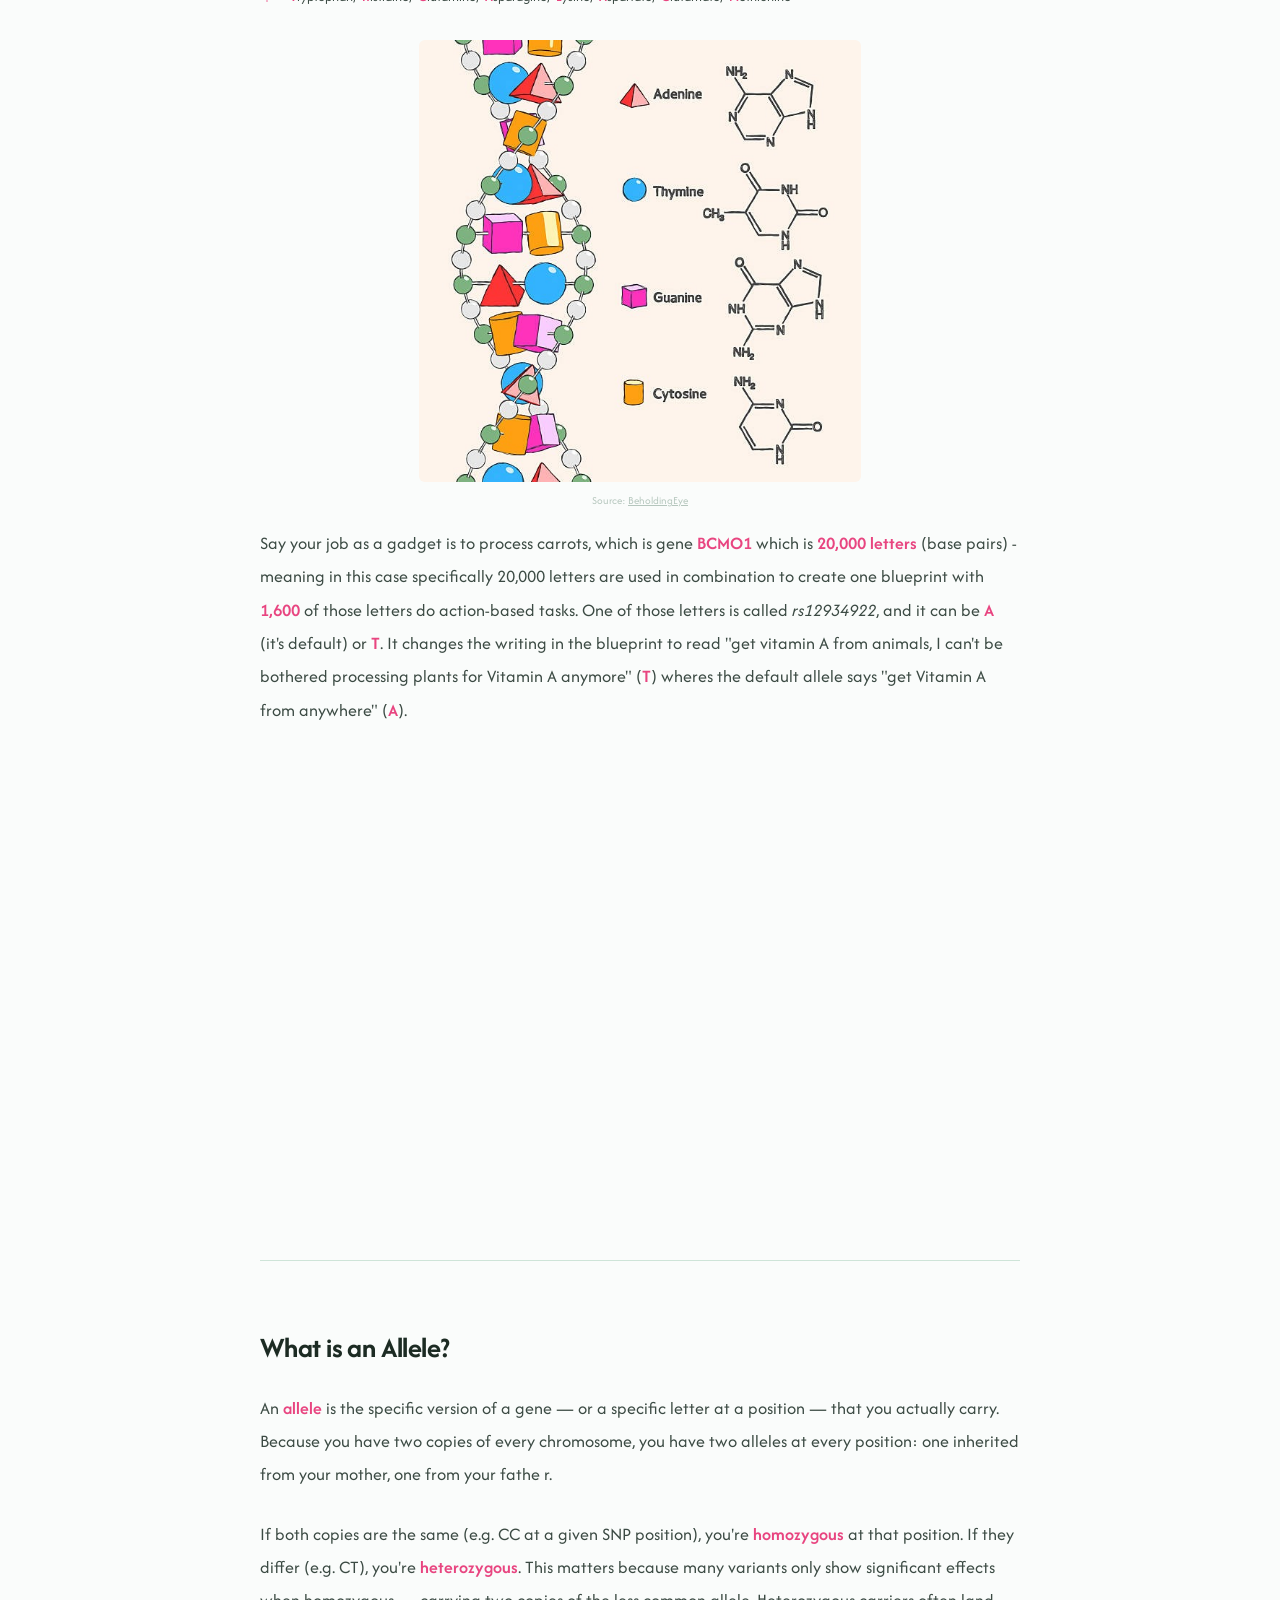
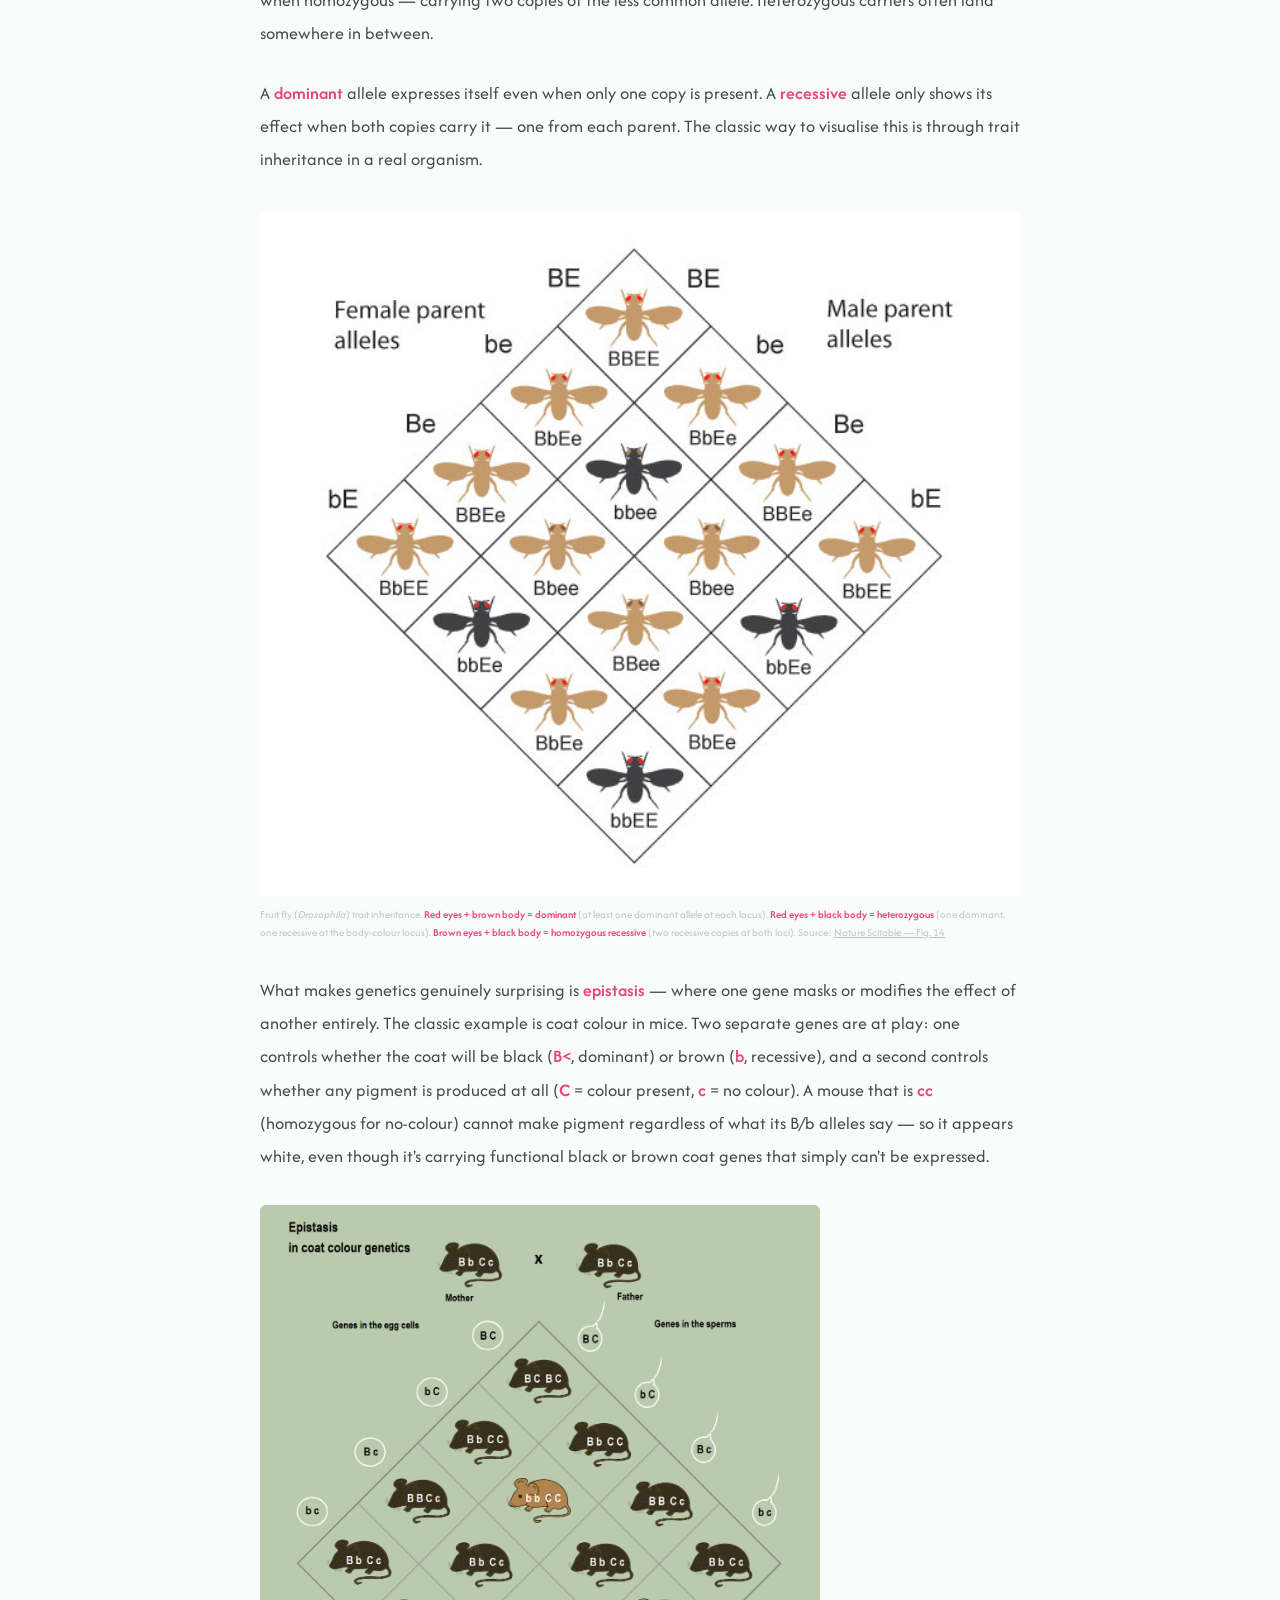
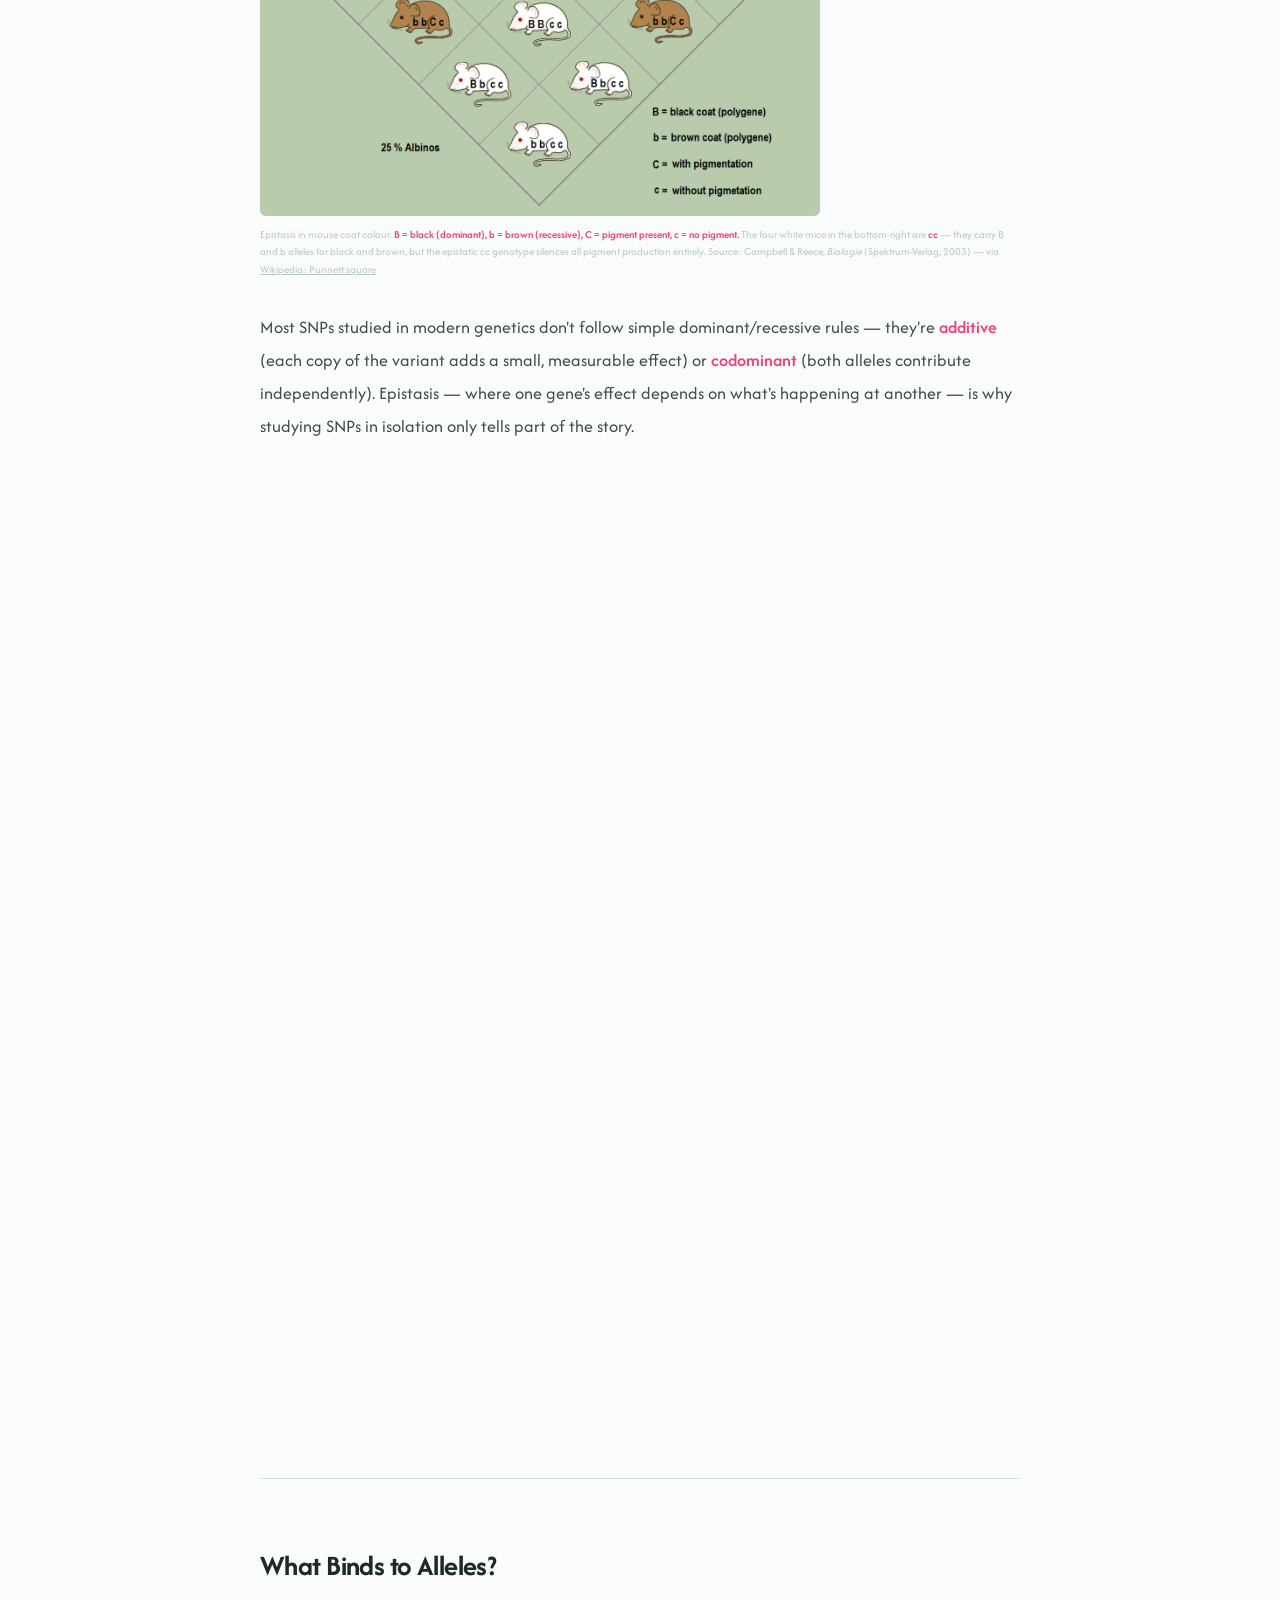
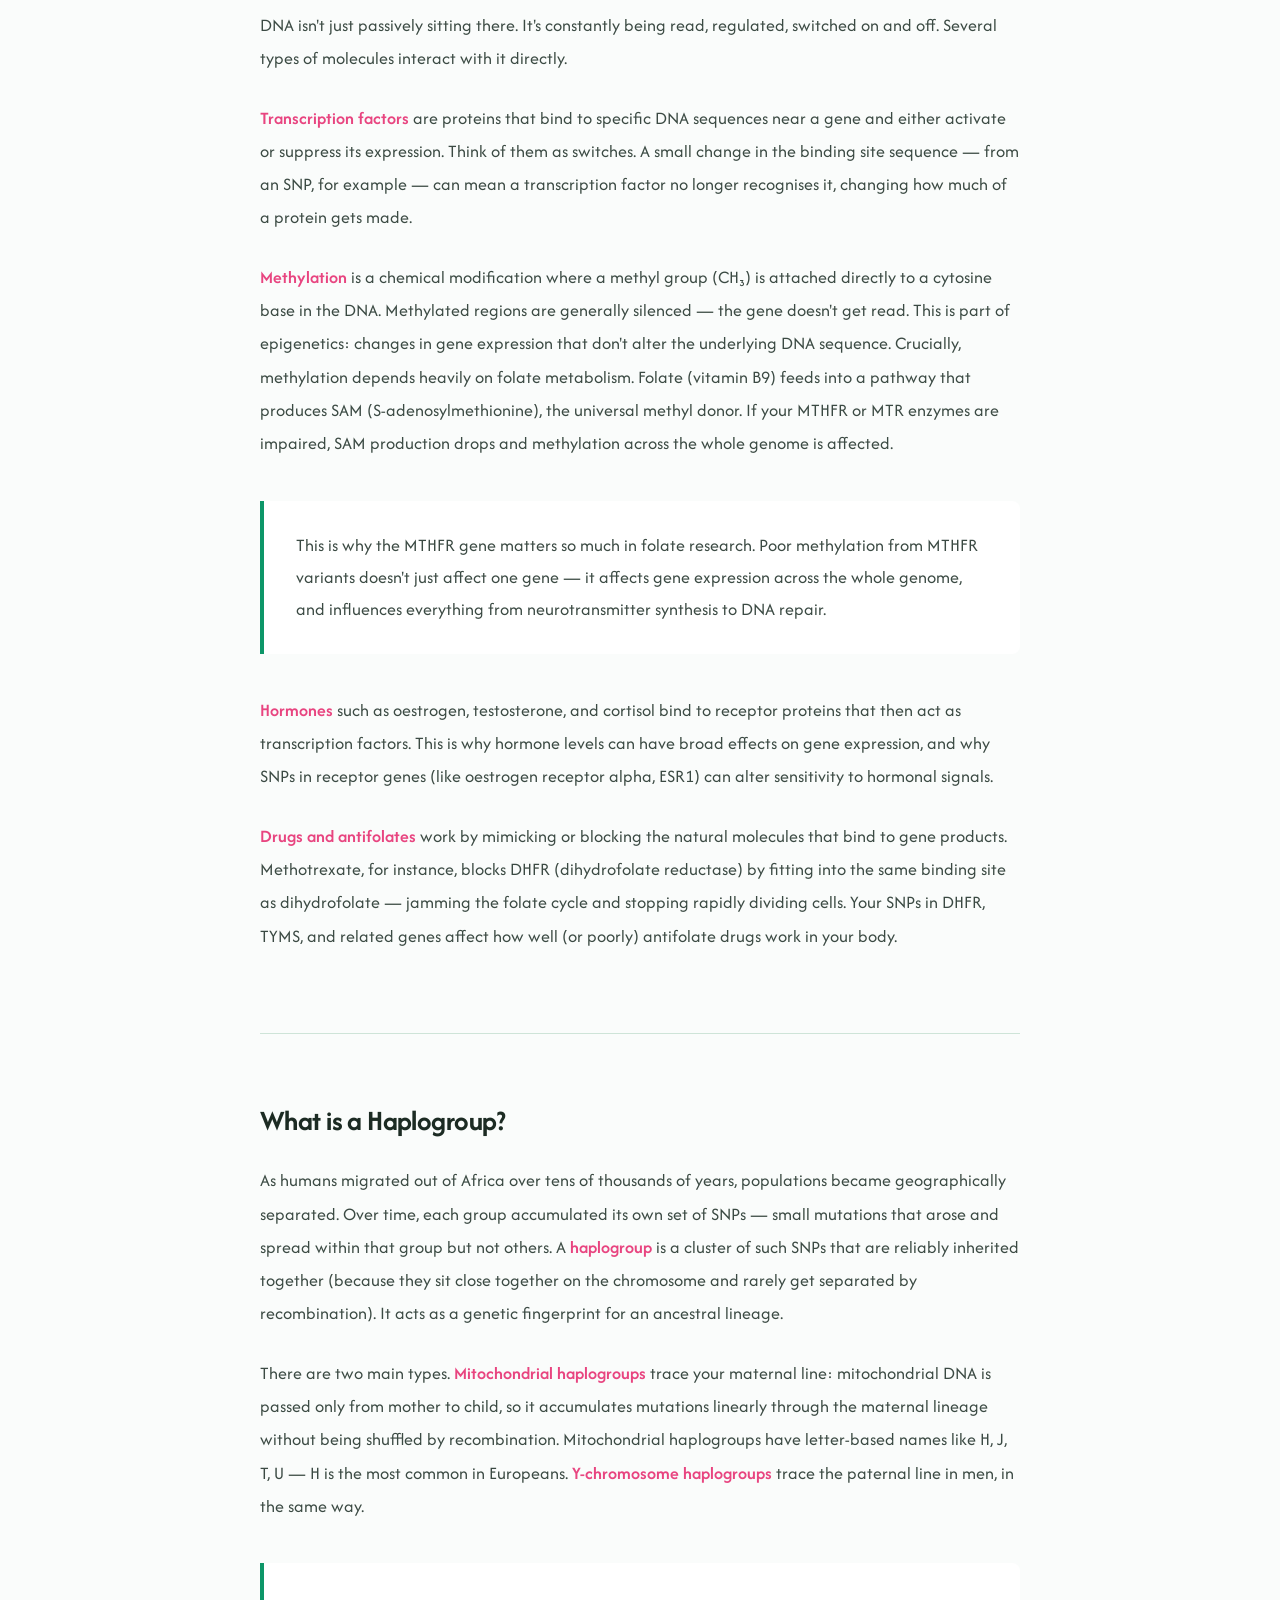
<file: basics.html>
<!DOCTYPE html>
<html lang="en">
<head>
  <meta charset="UTF-8">
  <meta name="viewport" content="width=device-width, initial-scale=1">
  <title>Genetics Basics — Genes, SNPs, Alleles &amp; Haplogroups | Megan Judge</title>
  <meta name="description" content="A plain-language guide to genes, SNPs, alleles, what binds to them, and haplogroups — written for anyone new to genetics.">
  <meta name="author" content="Megan Judge">
  <meta name="robots" content="index, follow">
  <link rel="canonical" href="https://genetics.jdge.cc/basics">
  <meta property="og:title" content="Genetics Basics | Megan Judge">
  <meta property="og:description" content="Genes, SNPs, alleles, haplogroups — explained without the jargon.">
  <meta property="og:url" content="https://genetics.jdge.cc/basics">
  <meta property="og:type" content="article">
  <meta property="og:image" content="https://genetics.jdge.cc/images/icon_full.png">
  <meta name="twitter:card" content="summary">
  <meta name="twitter:title" content="Genetics Basics | Megan Judge">
  <meta name="twitter:image" content="https://genetics.jdge.cc/images/icon_full.png">
  <link rel="icon" type="image/png" href="/images/icon.png">
  <link rel="stylesheet" href="/styles.css">
  <script src="/theme.js"></script>
</head>
<body>

<header class="site-nav">
  <a class="nav-brand" href="/">
    <img class="nav-icon" src="/images/icon.png" alt="Genetics" width="26" height="26">
    Genetics Research
  </a>
  <nav class="nav-links">
    <button id="theme-toggle" class="theme-toggle" type="button" aria-label="Toggle light and dark theme" title="Toggle theme">
      <svg class="icon-sun" viewBox="0 0 24 24" fill="none" stroke="currentColor" stroke-width="2" stroke-linecap="round" stroke-linejoin="round"><circle cx="12" cy="12" r="4"></circle><path d="M12 2v2M12 20v2M4.93 4.93l1.41 1.41M17.66 17.66l1.41 1.41M2 12h2M20 12h2M6.34 17.66l-1.41 1.41M19.07 4.93l-1.41 1.41"></path></svg>
      <svg class="icon-moon" viewBox="0 0 24 24" fill="none" stroke="currentColor" stroke-width="2" stroke-linecap="round" stroke-linejoin="round"><path d="M21 12.79A9 9 0 1 1 11.21 3 7 7 0 0 0 21 12.79Z"></path></svg>
    </button>
    <a href="/basics">Basics</a>
    <a href="/group/folate-metabolism">Genes</a>
    <a href="/databases">Databases</a>
  </nav>
</header>

<main>

  <section class="basics-hero">
    <div class="basics-hero-inner">
      <p class="hero-eyebrow">Start here</p>
      <h1 style="font-size:clamp(36px,5vw,58px);font-weight:700;letter-spacing:-0.03em;line-height:1.1;margin:0 0 18px">The basics, without the jargon.</h1>
      <p style="font-size:clamp(15px,1.8vw,17px);color:var(--muted);line-height:1.65;margin:0 0 36px;max-width:560px">There are three words you need to learn to understand your DNA - Genes, SNPs,&nbsp;and alleles. Let's explain them images, videos and a few words.</p>
      <img src="/images/Cell_Nucleus_Chromosomes_Genes.jpg" alt="How genes work — Cell Nucleus Chromosomes Genes" loading="lazy" style="width:100%;max-width:500px;height:auto;border-radius:8px;display:block">
      <div class="hero-acts" style="margin-top:36px">
        <a class="btn-primary" href="#snp">What is an SNP?</a>
        <a class="btn-primary" href="#gene">What is a Gene?</a>
        <a class="btn-primary" href="#allele">What is an Allele?</a>
      </div>
    </div>
  </section>

  <div class="basics-body">

    <h2 id="snp" style="text-transform: uppercase;">What is an SNP?</h2>
    <p>
      DNA is written in a similar way to your computer. Computers work in binary, which is <span class="highlight-pink">0</span>s and <span class="highlight-pink">1</span>s. So when you type in <i>23</i>, the computer stores that as <i>00010111</i> in it's language, for the word dog the computer records that as <i>01100100 (d) 01101111 (o) 01100111 (g)</i> - the computer only has <span class="highlight-pink">0</span> and <span class="highlight-pink">1</span> to create things with - everything you have on your computer is stored as <span class="highlight-pink">0</span>s and <span class="highlight-pink">1</span>s.
    </p>

      <figure style="text-align: center;">
        <img src="/images/Computer_Binary_Matrix.jpg"
             alt="Computer Binary Code Matrix"
             loading="lazy"
             class="basics-img-mobile-wide"
             style="width:65%; border-radius:6px; display:block; margin: 0 auto;">

        <figcaption style="font-family:var(--mono); font-size:11px; color:var(--faint); margin-top:10px; text-align:center;">
          Source: <a href="https://www.vecteezy.com/video/22316172-binary-code-4k" target="_blank" rel="noopener" style="color:var(--faint); text-decoration:underline">Igor Hamzic</a>
        </figcaption>
      </figure>

    <p>
      Computers use <span class="highlight-pink">0</span>s and <span class="highlight-pink">1</span>s, DNA uses four-letters as it's language: "<span class="highlight-pink">A</span>", "<span class="highlight-pink">T</span>", "<span class="highlight-pink">C</span>", and "<span class="highlight-pink">G</span>" which are acronyms for nucleotides - <span class="highlight-pink">A</span>denine, <span class="highlight-pink">C</span>ytosine, <span class="highlight-pink">G</span>uanine, and <span class="highlight-pink">T</span>hymine.
    </p>

      <figure style="text-align: center;">
        <img src="/images/Computer_Matrix_DNA_Alleles_Nucleotides.jpg"
             alt="Computer Matrix DNA Alleles Nucleotides"
             loading="lazy"
             class="basics-img-mobile-wide"
             style="width:65%; border-radius:6px; display:block; margin: 0 auto;">

        <figcaption style="font-family:var(--mono); font-size:11px; color:var(--faint); margin-top:10px; text-align:center;">
          Source: <a href="https://www.istockphoto.com/photo/dna-code-on-screen-gm860302818-142348871" target="_blank" rel="noopener" style="color:var(--faint); text-decoration:underline">jxfzsy</a>
        </figcaption>
      </figure>

    <p>
      So AACCTTGGA in a row, or AGGCCCAAATAA, means something different than just those letters standing alone, the sequence together spells out something in your internal book - for a computer there are sequences coming together to make something, 011001000110111101100111 for dog, for DNA AGGCCCAAATAAAGGCCCAAAT may be to make some dopamine at 9am everyday!
    </p>
    <p>
      If the human line of code changes sequence, we call this a <em><span class="highlight-pink">S</span>ingle <span class="highlight-pink">N</span>ucleotide <span class="highlight-pink">P</span>olymorphism</em> (SNP), pronounced <em>"snip"</em> or S-N-P. For example, at one point, all humans in a position had <span class="highlight-pink">C</span> in the position of AGTT<span class="highlight-pink">C</span>GGA, but one day there become also the option of a AGTT<span class="highlight-pink">T</span>GGA. That one-letter difference is a/an SNP.
    </p>
    <p>
      SNPs are incredibly common — but to appreciate the scale:
    </p>

        <div class="callout">
          Your body contains roughly <span class="highlight-pink">37 trillion cells</span>.
          
          <figure style="text-align: center;">
            <img src="/images/Cell_Nucleus.png"
                 alt="Cell Nucleus.png"
                 loading="lazy"
                 class="basics-img-mobile-wide" style="width:100%; border-radius:6px; display:block; margin: 0 auto;">
            
            <figcaption style="font-family:var(--mono); font-size:11px; color:var(--faint); margin-top:10px; text-align:center;">
              Source: <a href="https://www.istockphoto.com/photo/group-of-blue-colored-cells-under-microscope-gm182516812-12229229?afsrc=1&cid=IS&utm_term=&utm_campaign=&irpid=77643" target="_blank" rel="noopener" style="color:var(--faint); text-decoration:underline">Henrik5000</a>
            </figcaption>
          </figure>   
          
          Almost every one of them holds a complete copy of your genome: <span class="highlight-pink">6.4 <i>b</i>illion base pairs</span> of DNA where you get 3.2 billion from each parent - 99.75% of that is in a cell's nucleus (the pink area in the image above) and 0.0000001% lives totally outside of the cell.
          
          <figure style="text-align: center;">
            <img src="/images/Cell_Chromosomes.jpg"
                 alt="Cell Chromosomes"
                 loading="lazy"
                 class="basics-img-mobile-wide" style="width:100%; border-radius:6px; display:block; margin: 0 auto;">
            
            <figcaption style="font-family:var(--mono); font-size:11px; color:var(--faint); margin-top:10px; text-align:center;">
              Source: <a href="https://www.istockphoto.com/photo/disease-x-new-genetics-modification-gm1943096577-556740050" target="_blank" rel="noopener" style="color:var(--faint); text-decoration:underline">koto_feja</a>
            </figcaption>
          </figure>

          <figure style="text-align: center;">
            <img src="/images/Inside_A_Chomosome.jpg"
                 alt="Inside a Chomosome"
                 loading="lazy"
                 class="basics-img-mobile-wide" style="width:100%; border-radius:6px; display:block; margin: 0 auto;">

            <figcaption style="font-family:var(--mono); font-size:11px; color:var(--faint); margin-top:10px; text-align:center;">
              Source: <a href="https://www.istockphoto.com/photo/x-chromosome-with-dna-strand-inside-gm2178227801-597580206" target="_blank" rel="noopener" style="color:var(--faint); text-decoration:underline">peterschreiber.media</a>
            </figcaption>
          </figure>

          The 6.4 billion base pairs group into 46 chromosomes - 23 each from mum and dad duplicated (the X shapes in the images above — individual chromosome strands make this shape right before they split in half and separate, as shown in the image below — some grow into this X shape and split daily, some only split once in a strand's lifetime). Each strand contains between <span class="highlight-pink">249-47 <i>m</i>illion base pairs</span> and each cell nucleus contains a mixture of all 46 chromosomes (but gametes (egg and sperm) only have 23 in their cell's nucleus (1 egg - 23 and 1 sperm - 23), and red blood cells contain 0 chromosomes).

          <figure style="text-align: center;">
            <img src="/images/Cell_Nucleus_Chromosomes.png"
                 alt="Cell Nucleus Chromosomes"
                 loading="lazy"
                 class="basics-img-mobile-wide" style="width:100%; border-radius:6px; display:block; margin: 0 auto;">

            <figcaption style="font-family:var(--mono); font-size:11px; color:var(--faint); margin-top:10px; text-align:center;">
              Source: <a href="https://web.archive.org/web/20020906221217/http://genome.gov/Pages/Hyperion/DIR/VIP/Glossary/Illustration/sky.shtml" target="_blank" rel="noopener" style="color:var(--faint); text-decoration:underline">National Human Genome Research (USA)</a>
            </figcaption>
          </figure>

          Each type of chromosome strand has a different group of genes within it, they have multiple functions each but for a few examples; chromosome 12 has instructions to operate your metabolism, 16 works your kidneys, 8 cholesterol, 15 eye colour, 7 lungs, 6 immune system, etc.

          Across your full total <span class="highlight-pink">6.4 <i>b</i>illion base pairs</span>, the total known possible variants is <span class="highlight-pink">1 <i>b</i>illion</span>, with 97-99% of all known variants being Substitutions (SNPs). The amount of those variants that are common (in >1% of people) is <span class="highlight-pink">10 <i>m</i>illion</span>.

          <figure style="text-align: center;">
            <img src="/images/DNA_SNP_Nucleotide_Substitution.jpg"
                 alt="DNA SNP Nucleotide Substitution"
                 loading="lazy"
                 class="basics-img-mobile-wide" style="width:100%; border-radius:6px; display:block; margin: 0 auto;">
            
            <figcaption style="font-family:var(--mono); font-size:11px; color:var(--faint); margin-top:10px; text-align:center;">
              Source: <a href="https://www.istockphoto.com/vector/the-types-of-dna-mutation-deletion-substitution-inversion-insertion-and-duplication-gm1433857914-475649423" target="_blank" rel="noopener" style="color:var(--faint); text-decoration:underline">Rungnaree Jaitham</a>
            </figcaption>
          </figure>   
          
          Any given person carries around <span class="highlight-pink">3–5 <i>m</i>illion altered variants each</span> (0.1% of your entire 6.4 billion genome) but only <span class="highlight-pink">50,000–100,000</span> fall inside actual coding "carrying out" gene regions (0.00078-0.00156% of your whole inner book). Meaning most of those 3-5 million variant differences are completely silent — they sit in regions that don't involve the stage of carrying out a task, or the swap doesn't change how it's area fully operates. Think of it like 98% of your genome is writing the lines on the paper instructions for the builder, and 2% is the builders actually building the house once everything is put in place to start. If the builder T comes in, instead of builder C, you get an entirely different job performed, but if there is a tiny little line different anywhere in the blueprint, generally it doesn't cause any overall issues because its a very small part of 98%. So this 2% of DNA affected by different builder code can matter a great deal, for example, the "MTHFR C677T" gene variant, SNP rs1801133, is a single C→T swap that <em>reduces</em> the section of DNA's processing of folate's efficiency by 30–70%.
        </div>

        <figure style="text-align: center;">
          <img src="/images/scientist_genes_thumbnail.png"
               alt="Scientist with DNA"
               loading="lazy"
               style="width:100%; border-radius:6px; display:block; margin: 0 auto;">
          
          <figcaption style="font-family:var(--mono); font-size:11px; color:var(--faint); margin-top:10px; text-align:center;">
            Source: <a href="https://pixabay.com/illustrations/dna-helix-articles-molecule-8911741/" target="_blank" rel="noopener" style="color:var(--faint); text-decoration:underline">ApahArt</a>
          </figcaption>
        </figure>   

    <p>
      A breakdown of the <span class="highlight-pink">~10 <i>m</i>illion common variants</span> (>1%) by percentage:
    </p>

    <div class="variant-stack">
      <div class="variant-stack-row">
        <div class="variant-stack-bar">
          <div class="variant-stack-fill variant-stack-fill--teal" data-fill="14"></div>
          <span class="variant-stack-bar-label">Universal</span>
        </div>
        <span class="variant-stack-value">~1–2 million</span>
      </div>
      <div class="variant-stack-row">
        <div class="variant-stack-bar">
          <div class="variant-stack-fill variant-stack-fill--gold" data-fill="32"></div>
          <span class="variant-stack-bar-label">Major</span>
        </div>
        <span class="variant-stack-value">~3–4 million</span>
      </div>
      <div class="variant-stack-row">
        <div class="variant-stack-bar">
          <div class="variant-stack-fill variant-stack-fill--red" data-fill="50"></div>
          <span class="variant-stack-bar-label">Widespread</span>
        </div>
        <span class="variant-stack-value">~5–6 million</span>
      </div>
      <div class="variant-stack-row">
        <div class="variant-stack-bar">
          <div class="variant-stack-fill variant-stack-fill--olive" data-fill="68"></div>
          <span class="variant-stack-bar-label">Frequent</span>
        </div>
        <span class="variant-stack-value">~7–8 million</span>
      </div>
      <div class="variant-stack-row">
        <div class="variant-stack-bar">
          <div class="variant-stack-fill variant-stack-fill--magenta" data-fill="100"></div>
          <span class="variant-stack-bar-label">Common</span>
        </div>
        <span class="variant-stack-value">~10–12 million</span>
      </div>
    </div>

      <span class="highlight-pink">>40–50% (The "Universal" Pool)</span>: ~1–2 million variants.
      <br>
      These are the oldest, most shared variants, often present in nearly half the human population. For example, the gene TAS2R38, has two common variants which affect amino acid tasting of bitter foods, people with one type of the allele see vegetables like kale as extremely bitter, and some people have a more dull bitterness sensor so the food seems less bitter. So these variants you will likely share with the people around you, as they are very common in the species as a whole.
      <div class="snp-freq-row snp-freq-row--highlight snp-freq-row--standalone">
        <span class="snp-freq-label">>40–50%</span>
        <span class="snp-freq-bar">G 56% · T 44%</span>
        <span class="snp-freq-note">oldest, most shared variants</span>
      </div>
      <br><br>
      <span class="highlight-pink">>20% (The "Major" Pool)<</span>: ~3–4 million variants.
      <br>
      These are variants found in at least 1 in 5 people. So you may find these variants starting to be mostly restricted to environmental regions and developed through adaptation to surroundings but were useful enough to spread wildly amongst the species.
      <div class="snp-freq-row snp-freq-row--highlight snp-freq-row--standalone">
        <span class="snp-freq-label">>20%</span>
        <span class="snp-freq-bar">C 77% · A 23%</span>
        <span class="snp-freq-note">found in at least 1 in 5 people</span>
      </div>
      <br><br>
      <span class="highlight-pink">>10% (The "Widespread" Pool)</span>: ~5–6 million variants.
      <br>
      These variants are now found in at least 1 in 10 people globally.
      <div class="snp-freq-row snp-freq-row--highlight snp-freq-row--standalone">
        <span class="snp-freq-label">>10%</span>
        <span class="snp-freq-bar">T 88% · G 12%</span>
        <span class="snp-freq-note">found in at least 1 in 10 people globally</span>
      </div>
      <br><br>
      <span class="highlight-pink">>5% (The "Frequent" Pool)</span>: ~7–8 million variants.
      <br>
      These are the ones found in 1 out of 20 people.
      <div class="snp-freq-row snp-freq-row--highlight snp-freq-row--standalone">
        <span class="snp-freq-label">>5%</span>
        <span class="snp-freq-bar">A 94% · C 6%</span>
        <span class="snp-freq-note">found in 1 out of 20 people</span>
      </div>
      <br><br>
      <span class="highlight-pink">>1% (The "Common" Pool)</span>: ~10–12 million variants.
      <br>
      This encompasses all the preceding sections within it, any gene that has a different letter for >1% of human beings.
      <div class="snp-freq-row snp-freq-row--highlight snp-freq-row--standalone">
        <span class="snp-freq-label">>1%</span>
        <span class="snp-freq-bar">G 99% · T 1%</span>
        <span class="snp-freq-note">1 in 100 people</span>
      </div>

    <p>
      Each SNP has a unique reference ID called an <span class="highlight-pink">rsID</span> (reference SNP ID), assigned by the NCBI dbSNP database. These look like rs1801133, rs1805087, rs4846048. They're how researchers and databases refer to specific positions in the genome consistently across studies.
    </p>

    <h2 id="gene" style="text-transform: uppercase;">What is a Gene?</h2>

      <figure style="text-align: center;">
        <img src="/images/Translation_Of_mRNA_Into_Protein_By_Ribosome.jpg"
             alt="Translation of mRNA into Protein by Ribosome"
             loading="lazy"
             style="width:100%; border-radius:6px; display:block; margin: 0 auto;">

        <figcaption style="font-family:var(--mono); font-size:11px; color:var(--faint); margin-top:10px; text-align:center;">
          Source: <a href="https://www.gettyimages.com.au/detail/photo/translation-of-mrna-into-protein-by-ribosome-royalty-free-image/2251354672" target="_blank" rel="noopener" style="color:var(--faint); text-decoration:underline">Steven McDowell</a>
        </figcaption>
      </figure>

      <div class="callout">
        So DNA is only four steps:
        <br>
        <ul>
          <li><i>Gene</i> is a <span class="highlight-pink">blueprint</span>, like a house design map of whats in your house, the DNA strand is a long instruction list of what's in your house and its just a continuous list of gene instructions - the lamp goes into the right corner of the kitchen cabinet, the big blue bear goes into the little shelf besides the third child's basket, etc. They run in a continuous list and visually are what you know as the DNA strand.</li>
          <li><i>mRNA</i>, the <span class="highlight-pink">messenger</span> reads the blueprint and takes a photocopy of it to the builder.</li>
          <li><i>Ribosome</i>, the <span class="highlight-pink">builder</span>, then builds the gadget needed to do the job the instructions ask for.</li>
          <li>The <i>protein</i>, the <span class="highlight-pink">gadget</span>, then does what the blueprint says to do and <span class="highlight-pink">receives</span> (say <i>receives</i> dopamine - receptor) or <span class="highlight-pink">makes</span> (say <i>makes</i> dopamine - enzyme) things.</li>
        </ul>
      </div>

      <div class="process-timeline">
        <div class="process-step">
          <span class="process-dot"></span>
          <h4>DNA is a Blueprint</h4>
          <div class="process-item-list">
            <span class="process-item"><span class="highlight-pink">A</span>denine</span>
            <span class="process-item"><span class="highlight-pink">C</span>ytosine</span>
            <span class="process-item"><span class="highlight-pink">G</span>uanine</span>
            <span class="process-item"><span class="highlight-pink">T</span>hymine (Methylated Uracil)</span>
          </div>
        </div>
        <div class="process-step">
          <span class="process-dot"></span>
          <h4>mRNA makes a Transcription</h4>
          <div class="process-item-list">
            <span class="process-item"><span class="highlight-pink">A</span>denine</span>
            <span class="process-item"><span class="highlight-pink">C</span>ytosine</span>
            <span class="process-item"><span class="highlight-pink">G</span>uanine</span>
            <span class="process-item"><span class="highlight-pink">U</span>racil (No Methylation)</span>
          </div>
        </div>
        <div class="process-step">
          <span class="process-dot"></span>
          <h4>Ribosome makes a Translation</h4>
          <div class="process-codon-grid">
            <p class="process-line"><span class="highlight-pink">G</span>lycine = <span class="codon-cluster"><span class="highlight-green">GGU</span><span class="highlight-pink-soft">GGC</span><span class="highlight-green">GGA</span><span class="highlight-pink-soft">GGG</span></span></p>
            <p class="process-line"><span class="highlight-pink">A</span>lanine = <span class="codon-cluster"><span class="highlight-green">GCU</span><span class="highlight-pink-soft">GCC</span><span class="highlight-green">GCA</span><span class="highlight-pink-soft">GCG</span></span></p>
            <p class="process-line"><span class="highlight-pink">V</span>aline = <span class="codon-cluster"><span class="highlight-green">GUU</span><span class="highlight-pink-soft">GUC</span><span class="highlight-green">GUA</span><span class="highlight-pink-soft">GUG</span></span></p>
            <p class="process-line"><span class="highlight-pink">L</span>eucine = <span class="codon-cluster"><span class="highlight-green">UUA</span><span class="highlight-pink-soft">UUG</span><span class="highlight-green">CUU</span><span class="highlight-pink-soft">CUC</span><span class="highlight-green">CUA</span><span class="highlight-pink-soft">CUG</span></span></p>
            <p class="process-line"><span class="highlight-pink">S</span>erine = <span class="codon-cluster"><span class="highlight-green">UCU</span><span class="highlight-pink-soft">UCC</span><span class="highlight-green">UCA</span><span class="highlight-pink-soft">UCG</span><span class="highlight-green">AGU</span><span class="highlight-pink-soft">AGC</span></span></p>
            <p class="process-line"><span class="highlight-pink">T</span>hreonine = <span class="codon-cluster"><span class="highlight-green">ACU</span><span class="highlight-pink-soft">ACC</span><span class="highlight-green">ACA</span><span class="highlight-pink-soft">ACG</span></span></p>
            <p class="process-line"><span class="highlight-pink">P</span>roline = <span class="codon-cluster"><span class="highlight-green">CCU</span><span class="highlight-pink-soft">CCC</span><span class="highlight-green">CCA</span><span class="highlight-pink-soft">CCG</span></span></p>
            <p class="process-line"><span class="highlight-pink">A</span>rginine = <span class="codon-cluster"><span class="highlight-green">CGU</span><span class="highlight-pink-soft">CGC</span><span class="highlight-green">CGA</span><span class="highlight-pink-soft">CGG</span><span class="highlight-green">AGA</span><span class="highlight-pink-soft">AGG</span></span></p>
            <p class="process-line"><span class="highlight-pink">I</span>soleucine = <span class="codon-cluster"><span class="highlight-green">AUU</span><span class="highlight-pink-soft">AUC</span><span class="highlight-green">AUA</span></span></p>
            <p class="process-line"><span class="highlight-pink">P</span>henylalanine = <span class="codon-cluster"><span class="highlight-green">UUU</span><span class="highlight-pink-soft">UUC</span></span></p>
            <p class="process-line"><span class="highlight-pink">T</span>yrosine = <span class="codon-cluster"><span class="highlight-green">UAU</span><span class="highlight-pink-soft">UAC</span></span></p>
            <p class="process-line"><span class="highlight-pink">C</span>ysteine = <span class="codon-cluster"><span class="highlight-green">UGU</span><span class="highlight-pink-soft">UGC</span></span></p>
            <p class="process-line"><span class="highlight-pink">T</span>ryptophan = <span class="codon-cluster"><span class="highlight-green">UGG</span></span></p>
            <p class="process-line"><span class="highlight-pink">H</span>istidine = <span class="codon-cluster"><span class="highlight-green">CAU</span><span class="highlight-pink-soft">CAC</span></span></p>
            <p class="process-line"><span class="highlight-pink">G</span>lutamine = <span class="codon-cluster"><span class="highlight-green">CAA</span><span class="highlight-pink-soft">CAG</span></span></p>
            <p class="process-line"><span class="highlight-pink">A</span>sparagine = <span class="codon-cluster"><span class="highlight-green">AAU</span><span class="highlight-pink-soft">AAC</span></span></p>
            <p class="process-line"><span class="highlight-pink">L</span>ysine = <span class="codon-cluster"><span class="highlight-green">AAA</span><span class="highlight-pink-soft">AAG</span></span></p>
            <p class="process-line"><span class="highlight-pink">A</span>spartate = <span class="codon-cluster"><span class="highlight-green">GAU</span><span class="highlight-pink-soft">GAC</span></span></p>
            <p class="process-line"><span class="highlight-pink">G</span>lutamate = <span class="codon-cluster"><span class="highlight-green">GAA</span><span class="highlight-pink-soft">GAG</span></span></p>
            <p class="process-line"><span class="highlight-pink">M</span>ethionine = <span class="codon-cluster"><span class="highlight-green">AUG</span></span></p>
            <p class="process-line">Stop = <span class="codon-cluster"><span class="highlight-green">UAA</span><span class="highlight-pink-soft">UAG</span><span class="highlight-green">UGA</span></span></p>
          </div>
        </div>
        <div class="process-step">
          <span class="process-dot"></span>
          <h4>Protein, the final gadget can now do its job:</h4>
          <div class="process-item-list">
            <span class="process-item"><span class="highlight-pink">G</span>lycine</span>
            <span class="process-item"><span class="highlight-pink">A</span>lanine</span>
            <span class="process-item"><span class="highlight-pink">V</span>aline</span>
            <span class="process-item"><span class="highlight-pink">L</span>eucine</span>
            <span class="process-item"><span class="highlight-pink">S</span>erine</span>
            <span class="process-item"><span class="highlight-pink">T</span>hreonine</span>
            <span class="process-item"><span class="highlight-pink">P</span>roline</span>
            <span class="process-item"><span class="highlight-pink">A</span>rginine</span>
            <span class="process-item"><span class="highlight-pink">I</span>soleucine</span>
            <span class="process-item"><span class="highlight-pink">P</span>henylalanine</span>
            <span class="process-item"><span class="highlight-pink">T</span>yrosine</span>
            <span class="process-item"><span class="highlight-pink">C</span>ysteine</span>
            <span class="process-item"><span class="highlight-pink">T</span>ryptophan</span>
            <span class="process-item"><span class="highlight-pink">H</span>istidine</span>
            <span class="process-item"><span class="highlight-pink">G</span>lutamine</span>
            <span class="process-item"><span class="highlight-pink">A</span>sparagine</span>
            <span class="process-item"><span class="highlight-pink">L</span>ysine</span>
            <span class="process-item"><span class="highlight-pink">A</span>spartate</span>
            <span class="process-item"><span class="highlight-pink">G</span>lutamate</span>
            <span class="process-item"><span class="highlight-pink">M</span>ethionine</span>
          </div>
        </div>
      </div>

      <figure style="text-align: center;">
        <img src="/images/Nucleotides_Adenine_Cytosine_Guanine_Thymine.jpg"
             alt="Nucleotides Adenine Cytosine Guanine Thymine.jpg"
             loading="lazy"
             style="width:65%; border-radius:6px; display:block; margin: 0 auto;">

        <figcaption style="font-family:var(--mono); font-size:11px; color:var(--faint); margin-top:10px; text-align:center;">
          Source: <a href="https://www.istockphoto.com/photo/dna-molecular-structure-xl-gm504710507-44924596" target="_blank" rel="noopener" style="color:var(--faint); text-decoration:underline">BeholdingEye</a>
        </figcaption>
      </figure>

      <p>
        Say your job as a gadget is to process carrots, which is gene <span class="highlight-pink">BCMO1</span> which is <span class="highlight-pink">20,000 letters</span> (base pairs) - meaning in this case specifically 20,000 letters are used in combination to create one blueprint with <span class="highlight-pink">1,600</span> of those letters do action-based tasks. One of those letters is called <i>rs12934922</i>, and it can be <span class="highlight-pink">A</span> (it's default) or <span class="highlight-pink">T</span>. It changes the writing in the blueprint to read "get vitamin A from animals, I can't be bothered processing plants for Vitamin A anymore" (<span class="highlight-pink">T</span>) wheres the default allele says "get Vitamin A from anywhere" (<span class="highlight-pink">A</span>).
      </p>
    <div class="video-wrap video-wrap--16x9">
      <iframe src="https://www.youtube.com/embed/tJjXpiWKMyA"
              title="What is an SNP?"
              allow="accelerometer; autoplay; clipboard-write; encrypted-media; gyroscope; picture-in-picture"
              allowfullscreen loading="lazy"></iframe>
    </div>

    <h2 id="allele">What is an Allele?</h2>
    <p>
      An <span class="highlight-pink">allele</span> is the specific version of a gene — or a specific letter at a position —
      that you actually carry. Because you have two copies of every chromosome, you have two alleles at
      every position: one inherited from your mother, one from your fathe r.
    </p>
    <p>
      If both copies are the same (e.g. CC at a given SNP position), you're <span class="highlight-pink">homozygous</span>
      at that position. If they differ (e.g. CT), you're <span class="highlight-pink">heterozygous</span>. This matters
      because many variants only show significant effects when homozygous — carrying two copies of the
      less common allele. Heterozygous carriers often land somewhere in between.
    </p>

    <p>
      A <span class="highlight-pink">dominant</span> allele expresses itself even when only one copy is present.
      A <span class="highlight-pink">recessive</span> allele only shows its effect when both copies carry it — one from each parent.
      The classic way to visualise this is through trait inheritance in a real organism.
    </p>

    <figure style="margin:32px 0">
      <img src="/images/Fruit_Fly_Allele_Inheritance.jpg"
           alt="Drosophila allele inheritance — dominant red eyes / brown body, heterozygous red eyes / black body, homozygous recessive brown eyes / black body"
           loading="lazy"
           style="width:100%;border-radius:6px;display:block">
      <figcaption style="font-family:var(--mono);font-size:11px;color:var(--faint);margin-top:10px;line-height:1.6">
        Fruit fly (<em>Drosophila</em>) trait inheritance. <span class="highlight-pink">Red eyes + brown body = dominant</span> (at least one dominant allele at each locus).
        <span class="highlight-pink">Red eyes + black body = heterozygous</span> (one dominant, one recessive at the body-colour locus).
        <span class="highlight-pink">Brown eyes + black body = homozygous recessive</span> (two recessive copies at both loci).
        Source: <a href="https://www.nature.com/scitable/topicpage/inheritance-of-traits-by-offspring-follows-predictable-6524925/" target="_blank" rel="noopener" style="color:var(--faint);text-decoration:underline">Nature Scitable — Fig. 14</a>
      </figcaption>
    </figure>

    <p>
      What makes genetics genuinely surprising is <span class="highlight-pink">epistasis</span> — where one gene masks or
      modifies the effect of another entirely. The classic example is coat colour in mice.
      Two separate genes are at play: one controls whether the coat will be black (<span class="highlight-pink">B<</span>,
      dominant) or brown (<span class="highlight-pink">b</span>, recessive), and a second controls whether any pigment is
      produced at all (<span class="highlight-pink">C</span> = colour present, <span class="highlight-pink">c</span> = no colour).
      A mouse that is <span class="highlight-pink">cc</span> (homozygous for no-colour) cannot make pigment regardless
      of what its B/b alleles say — so it appears white, even though it's carrying functional black
      or brown coat genes that simply can't be expressed.
    </p>

    <figure style="margin:32px 0">
      <img src="/images/Mice_Allele_Inheritance.jpg"
           alt="Epistasis in mice coat colour — Punnett square showing white mice carrying hidden B/b alleles"
           loading="lazy"
           style="width:100%;max-width:560px;border-radius:6px;display:block">
      <figcaption style="font-family:var(--mono);font-size:11px;color:var(--faint);margin-top:10px;line-height:1.6">
        Epistasis in mouse coat colour. <span class="highlight-pink">B = black (dominant), b = brown (recessive), C = pigment present, c = no pigment.</span>
        The four white mice in the bottom-right are <span class="highlight-pink">cc</span> — they carry B and b alleles for black and brown,
        but the epistatic cc genotype silences all pigment production entirely.
        Source: Campbell &amp; Reece, <em>Biologie</em> (Spektrum-Verlag, 2003) — via
        <a href="https://en.wikipedia.org/wiki/Punnett_square" target="_blank" rel="noopener" style="color:var(--faint);text-decoration:underline">Wikipedia: Punnett square</a>
      </figcaption>
    </figure>

    <p>
      Most SNPs studied in modern genetics don't follow simple dominant/recessive rules — they're
      <span class="highlight-pink">additive</span> (each copy of the variant adds a small, measurable effect) or
      <span class="highlight-pink">codominant</span> (both alleles contribute independently). Epistasis — where one
      gene's effect depends on what's happening at another — is why studying SNPs in isolation
      only tells part of the story.
    </p>

    <div class="video-pair">
      <div class="video-wrap video-wrap--9x16">
        <iframe src="https://www.youtube.com/embed/NGyrbLIKQUk"
                title="What is an allele?"
                allow="accelerometer; autoplay; clipboard-write; encrypted-media; gyroscope; picture-in-picture"
                allowfullscreen loading="lazy"></iframe>
      </div>
      <div class="video-wrap video-wrap--9x16">
        <iframe src="https://www.youtube.com/embed/0CEpIqmEE0I"
                title="Homozygous and Heterozygous"
                allow="accelerometer; autoplay; clipboard-write; encrypted-media; gyroscope; picture-in-picture"
                allowfullscreen loading="lazy"></iframe>
      </div>
    </div>

    <div class="video-pair" style="margin-top:16px">
      <div class="video-wrap video-wrap--16x9">
        <iframe src="https://www.youtube.com/embed/KNI9UXS7kkI"
                title="Homozygous and Heterozygous explained"
                allow="accelerometer; autoplay; clipboard-write; encrypted-media; gyroscope; picture-in-picture"
                allowfullscreen loading="lazy"></iframe>
      </div>
      <div class="video-wrap video-wrap--16x9">
        <iframe src="https://www.youtube.com/embed/Wt3Ygfn8lwc"
                title="How you get homozygous"
                allow="accelerometer; autoplay; clipboard-write; encrypted-media; gyroscope; picture-in-picture"
                allowfullscreen loading="lazy"></iframe>
      </div>
    </div>

    <h2>What Binds to Alleles?</h2>
    <p>
      DNA isn't just passively sitting there. It's constantly being read, regulated, switched on and off.
      Several types of molecules interact with it directly.
    </p>
    <p>
      <span class="highlight-pink">Transcription factors</span> are proteins that bind to specific DNA sequences near a gene
      and either activate or suppress its expression. Think of them as switches. A small change in the
      binding site sequence — from an SNP, for example — can mean a transcription factor no longer
      recognises it, changing how much of a protein gets made.
    </p>
    <p>
      <span class="highlight-pink">Methylation</span> is a chemical modification where a methyl group (CH₃) is attached
      directly to a cytosine base in the DNA. Methylated regions are generally silenced — the gene
      doesn't get read. This is part of epigenetics: changes in gene expression that don't alter the
      underlying DNA sequence. Crucially, methylation depends heavily on folate metabolism. Folate
      (vitamin B9) feeds into a pathway that produces SAM (S-adenosylmethionine), the universal
      methyl donor. If your MTHFR or MTR enzymes are impaired, SAM production drops and methylation
      across the whole genome is affected.
    </p>
    <div class="callout">
      This is why the MTHFR gene matters so much in folate research. Poor methylation from
      MTHFR variants doesn't just affect one gene — it affects gene expression across the
      whole genome, and influences everything from neurotransmitter synthesis to DNA repair.
    </div>
    <p>
      <span class="highlight-pink">Hormones</span> such as oestrogen, testosterone, and cortisol bind to receptor proteins
      that then act as transcription factors. This is why hormone levels can have broad effects on
      gene expression, and why SNPs in receptor genes (like oestrogen receptor alpha, ESR1) can
      alter sensitivity to hormonal signals.
    </p>
    <p>
      <span class="highlight-pink">Drugs and antifolates</span> work by mimicking or blocking the natural molecules
      that bind to gene products. Methotrexate, for instance, blocks DHFR (dihydrofolate reductase)
      by fitting into the same binding site as dihydrofolate — jamming the folate cycle and stopping
      rapidly dividing cells. Your SNPs in DHFR, TYMS, and related genes affect how well
      (or poorly) antifolate drugs work in your body.
    </p>

    <h2>What is a Haplogroup?</h2>
    <p>
      As humans migrated out of Africa over tens of thousands of years, populations became geographically
      separated. Over time, each group accumulated its own set of SNPs — small mutations that arose and
      spread within that group but not others. A <span class="highlight-pink">haplogroup</span> is a cluster of such
      SNPs that are reliably inherited together (because they sit close together on the chromosome
      and rarely get separated by recombination). It acts as a genetic fingerprint for an ancestral
      lineage.
    </p>
    <p>
      There are two main types. <span class="highlight-pink">Mitochondrial haplogroups</span> trace your maternal line:
      mitochondrial DNA is passed only from mother to child, so it accumulates mutations linearly
      through the maternal lineage without being shuffled by recombination. Mitochondrial haplogroups
      have letter-based names like H, J, T, U — H is the most common in Europeans.
      <span class="highlight-pink">Y-chromosome haplogroups</span> trace the paternal line in men, in the same way.
    </p>
    <div class="callout">
      Haplogroups don't tell you what your genes do — they tell you where your ancestors came from.
      They're population genetics, not functional genetics. Knowing you're haplogroup H1a tells you
      about migration patterns 10,000 years ago, not about your health.
    </div>
    <p>
      Where haplogroups become relevant to functional genetics is in population frequency data.
      An SNP that's common in one haplogroup may be rare in another, which affects how we interpret
      its significance. This is why this site uses Caucasian population frequencies from NCBI
      as the reference — it's the population context that matches the data.
    </p>

</main>

<footer class="site-footer">
  <div class="footer-inner">
    <span>Megan Judge · <a href="https://github.com/megzjudge/genetics/" target="_blank" rel="noopener">Github</a></span>
    <div style="display:flex;gap:20px">
      <a href="https://hereditary.substack.com">Hereditary →</a>
      <a href="https://research.jdge.cc">Other Research Alerts →</a>
    </div>
  </div>
</footer>

<script>
  var fillBars = document.querySelectorAll(".variant-stack-fill");
  var fillObserver = new IntersectionObserver(function (entries) {
    entries.forEach(function (entry) {
      if (!entry.isIntersecting) return;
      entry.target.style.width = entry.target.dataset.fill + "%";
      fillObserver.unobserve(entry.target);
    });
  }, { threshold: 0.3 });
  fillBars.forEach(function (bar) { fillObserver.observe(bar); });
</script>

</body>
</html>
</file>
<file: styles.css>
/* Main site body font */
@font-face {
  font-family: "Afacad";
  src: url("/fonts/Afacad.ttf");
  font-display: swap;
}
@font-face {
  font-family: "Afacad";
  src: url("/fonts/Afacad-Italic.ttf");
  font-style: italic;
  font-display: swap;
}
/* Header font — small-caps by design, not a regular weight/case font */
@font-face {
  font-family: "Marcellus SC";
  src: url("/fonts/MarcellusSC.ttf");
  font-display: swap;
}

/* Chromosome-number display font on gene pages */
@font-face {
  font-family: "Mrs Saint Delafield";
  src: url("/fonts/MrsSaintDelafield.ttf");
  font-display: swap;
}

:root {
  --bg:          #0e1117;
  --surface:     #131820;
  --card:        #1a2030;
  --ink:         #e2e8f2;
  --muted:       #7a8fa6;
  --body-text:   #c8d9e8;
  --faint:       #3d5068;
  --line:        #1f2d3d;
  --line-strong: #2a3d52;
  --accent:      #34d399;
  --accent-soft: #071e12;
  --accent-dim:  rgba(52, 211, 153, 0.12);
  --nav-bg:      rgba(14, 17, 23, 0.94);
  --nav-line:    #1f2d3d;
  /* Three-colour accent system: green (--accent) = primary/default,
     pink (--pink) = secondary emphasis (used in the SVG allele markers and
     "Used/Unused"-style labels), grey (--muted/--faint) = de-emphasised text. */
  --pink:        #e84580;
  --pink-soft:   #f472b6;
  --sans: 'Afacad', system-ui, -apple-system, sans-serif;
  --serif: 'Marcellus SC', 'Afacad', system-ui, -apple-system, sans-serif;
  /* Strictly 2 fonts sitewide (Afacad + Marcellus SC) — --mono now aliases
     to --sans rather than an actual monospace stack. Kept as a separate
     variable (not deleted) since dozens of rules reference var(--mono) by
     name for things that are semantically "label/data text", not headings;
     redefining it here changes all of them at once without touching each. */
  --mono: var(--sans);
  --max-w: 1120px;
  color-scheme: dark;
}

/* Light theme — toggled by /theme.js setting data-theme="light" on <html>,
   remembered in localStorage. Only the palette changes; every rule elsewhere
   in this file reads these same custom properties, so nothing else needs a
   light-mode variant. */
:root[data-theme="light"] {
  --bg:          #fafcfb;
  --surface:     #eef4f1;
  --card:        #ffffff;
  --ink:         #1c2b23;
  --muted:       #74897e;
  --body-text:   #3b4a43;
  --faint:       #b5c6bd;
  --line:        #cee4d8;
  --line-strong: #a7cdb7;
  --accent:      #0d9668;
  --accent-soft: #e2f5ea;
  --accent-dim:  rgba(13, 150, 104, 0.1);
  --nav-bg:      rgba(207, 225, 216, 0.95);
  --nav-line:    #c4ddce;
  color-scheme: light;
}

*, *::before, *::after { box-sizing: border-box; }
html { scroll-behavior: smooth; -webkit-text-size-adjust: 100%; }
body { margin: 0; background: var(--bg); color: var(--ink); font-family: var(--sans); font-size: 17px; line-height: 1.6; }
::selection { background: var(--accent-soft); color: var(--accent); }
@media (prefers-reduced-motion: reduce) { html { scroll-behavior: auto; } * { transition: none !important; } }

/* ── NAV ─────────────────────────────────────────── */
.site-nav {
  position: sticky; top: 0; z-index: 50;
  display: flex; align-items: center; justify-content: space-between;
  padding: 0 36px; height: 56px;
  background: var(--nav-bg);
  backdrop-filter: blur(10px);
  border-bottom: 1px solid var(--nav-line);
}
.nav-brand {
  display: flex; align-items: center; gap: 9px;
  font-family: var(--serif); font-weight: 600; font-size: 16px;
  color: var(--ink); text-decoration: none; letter-spacing: -0.01em;
}
.nav-icon {
  width: 26px; height: 26px;
  border-radius: 4px;
  background: #fff;
  flex-shrink: 0;
  display: block;
}
.nav-links { display: flex; gap: 28px; align-items: center; }
.nav-links a {
  font-family: var(--mono); font-size: 15px;
  color: var(--accent); text-decoration: none; letter-spacing: 0.02em;
  transition: color 0.12s;
}
.nav-links a:hover { color: var(--accent); }
.nav-external { color: var(--faint) !important; }

.theme-toggle {
  display: flex; align-items: center; justify-content: center;
  width: 28px; height: 28px; padding: 0;
  background: transparent; border: 1px solid var(--line); border-radius: 6px;
  color: var(--muted); cursor: pointer;
  transition: color 0.12s, border-color 0.12s;
}
.theme-toggle:hover { color: var(--accent); border-color: var(--accent); }
.theme-toggle svg { width: 15px; height: 15px; display: block; }
.theme-toggle .icon-moon { display: none; }
:root[data-theme="light"] .theme-toggle .icon-sun { display: none; }
:root[data-theme="light"] .theme-toggle .icon-moon { display: block; }

@media (max-width: 600px) {
  .site-nav { padding: 0 18px; }
  .nav-links { gap: 18px; }
}

/* ── HERO ────────────────────────────────────────── */
.hero {
  position: relative; overflow: hidden;
  padding: 100px 36px 84px;
  border-bottom: 1px solid var(--line);
  background:
    radial-gradient(ellipse 55% 70% at 80% 50%, rgba(52, 211, 153, 0.07) 0%, transparent 65%),
    linear-gradient(180deg, var(--surface) 0%, var(--bg) 100%);
}
.hero-inner {
  max-width: var(--max-w); margin: 0 auto;
  position: relative; z-index: 1;
  display: grid;
  grid-template-columns: 1fr 340px;
  gap: 60px;
  align-items: center;
}
.hero-eyebrow {
  font-family: var(--mono); font-size: 12px;
  letter-spacing: 0.13em; text-transform: uppercase;
  color: var(--accent); margin: 0 0 18px;
}
.hero-title {
  font-family: var(--serif);
  font-size: clamp(44px, 5.5vw, 72px);
  font-weight: 400; line-height: 1.07;
  letter-spacing: -0.035em;
  margin: 0 0 22px; color: var(--ink);
}
.hero-sub {
  font-size: clamp(16px, 1.8vw, 18px);
  color: var(--muted); line-height: 1.65;
  margin: 0 0 36px; max-width: 480px;
}
.hero-acts { display: flex; gap: 12px; flex-wrap: wrap; margin-bottom: 44px; }

.btn-primary {
  display: inline-block; font-family: var(--mono); font-size: 14px; font-weight: 500;
  padding: 12px 22px; background: var(--accent); color: #071e12;
  text-decoration: none; border-radius: 4px; letter-spacing: 0.01em;
  transition: opacity 0.13s;
}
.btn-primary:hover { opacity: 0.86; }
:root[data-theme="light"] .btn-primary { color: #fff; }
.btn-ghost {
  display: inline-block; font-family: var(--mono); font-size: 14px;
  padding: 12px 22px; border: 1px solid var(--line-strong);
  color: var(--muted); text-decoration: none; border-radius: 4px;
  transition: border-color 0.13s, color 0.13s;
}
.btn-ghost:hover { border-color: var(--accent); color: var(--accent); }

.hero-stats {
  display: flex; align-items: center; flex-wrap: wrap; gap: 10px;
  font-family: var(--mono); font-size: clamp(16px, 1.8vw, 18px); color: var(--faint);
}
.hero-stats strong { color: var(--muted); font-weight: 600; }
.stat-sep { color: var(--line-strong); }

/* Hero visual — icon_full in white card */
.hero-visual {
  display: flex; align-items: center; justify-content: center;
}
.hero-icon-wrap {
  background: #ffffff;
  border-radius: 18px;
  padding: 28px;
  box-shadow: 0 24px 64px rgba(0,0,0,0.45), 0 0 0 1px rgba(255,255,255,0.06);
  display: flex; align-items: center; justify-content: center;
  max-width: 320px; width: 100%;
}
.hero-icon-wrap img {
  width: 100%; height: auto; display: block;
}

@media (max-width: 860px) {
  .hero { padding: 72px 18px 60px; }
  .hero-inner { grid-template-columns: 1fr; gap: 36px; }
  .hero-icon-wrap { max-width: 220px; padding: 20px; border-radius: 14px; margin: 0 auto; }
  .hero-acts { flex-direction: column; }
  .btn-primary, .btn-ghost { text-align: center; }
}

/* ── PERSONAL STATEMENT ──────────────────────────── */
.statement-section {
  border-bottom: 1px solid var(--line);
  overflow: hidden;
}
.statement-inner {
  max-width: var(--max-w);
  margin: 0 auto;
  display: grid;
  grid-template-columns: 1fr 1fr;
}
.statement-img {
  position: relative;
  min-height: 420px;
  overflow: hidden;
}
.statement-img a {
  display: block; position: absolute; inset: 0;
}
.statement-img img {
  position: absolute; inset: 0;
  width: 100%; height: 100%;
  object-fit: cover; object-position: center top;
  display: block;
}
.statement-text {
  padding: 64px 52px 64px 48px;
  display: flex; flex-direction: column; gap: 18px;
  justify-content: center;
}
.statement-text .section-label { margin: 0; }
.statement-quote {
  font-family: var(--serif);
  font-size: clamp(18px, 2vw, 22px);
  font-style: italic;
  font-weight: 400;
  line-height: 1.55;
  color: var(--ink);
  margin: 4px 0 0;
  padding: 0 0 0 20px;
  border-left: 3px solid var(--accent);
}
.statement-text p {
  font-size: 15.5px; color: var(--muted);
  line-height: 1.7; margin: 0;
}
.statement-text a { color: var(--accent); text-decoration: none; }
.statement-text a:hover { text-decoration: underline; }

@media (max-width: 860px) {
  .statement-inner { grid-template-columns: 1fr; }
  .statement-img { min-height: 260px; position: relative; }
  .statement-img img { position: relative; inset: auto; height: 260px; }
  .statement-text { padding: 40px 18px; }
}

/* ── GROUPS ──────────────────────────────────────── */
.groups-section {
  padding: 72px 36px;
  border-bottom: 1px solid var(--line);
}
.groups-inner { max-width: var(--max-w); margin: 0 auto; }
.how-inner { max-width: 1280px; margin: 0 auto; }

.section-label {
  font-family: var(--mono); font-size: 13px;
  letter-spacing: 0.13em; text-transform: uppercase;
  color: var(--faint); margin: 0 0 32px;
}

.groups-grid {
  display: grid;
  grid-template-columns: repeat(auto-fill, minmax(260px, 1fr));
  gap: 14px;
}

.groups-cta { display: flex; justify-content: center; margin-top: 36px; }

.group-card {
  background: var(--card); border: 1px solid var(--line);
  border-radius: 6px; overflow: hidden;
  display: flex; flex-direction: column;
  transition: border-color 0.14s, transform 0.14s;
}
.group-card:not(.soon):hover {
  border-color: var(--accent);
  transform: translateY(-2px);
}
/* Light theme: cards read better sunken (darker than the page) rather than
   raised (lighter), unlike dark theme where a lighter card pops off the bg. */
:root[data-theme="light"] .group-card { background: var(--surface); }
.group-card.soon { opacity: 0.38; pointer-events: none; }

/* Card thumbnail image */
.group-card-img-wrap { display: block; flex-shrink: 0; }
.group-card-img {
  height: 155px; overflow: hidden; flex-shrink: 0;
  margin: 0; border-radius: 0;
  position: relative;
}
.group-card-img img {
  width: 100%; height: 100%;
  object-fit: cover; display: block;
  transition: transform 0.3s ease;
}
.group-card:not(.soon):hover .group-card-img img { transform: scale(1.03); }

/* Card text area */
.group-card-text {
  padding: 20px 26px 26px;
  display: flex; flex-direction: column; gap: 14px;
  text-decoration: none; color: var(--ink); flex: 1;
}

.group-card-head {
  display: flex; align-items: flex-start;
  justify-content: space-between; gap: 12px;
}
.group-name {
  font-family: var(--serif); font-size: 21px;
  font-weight: 600; letter-spacing: -0.02em;
  line-height: 1.2;
}
.group-count {
  font-family: var(--mono); font-size: 12px;
  color: var(--accent); flex-shrink: 0; margin-top: 3px;
}
.group-badge {
  font-family: var(--mono); font-size: 11px;
  color: var(--faint); border: 1px solid var(--line-strong);
  border-radius: 3px; padding: 2px 7px;
  letter-spacing: 0.05em; flex-shrink: 0; margin-top: 3px;
}
.group-desc {
  font-size: 14.5px; color: var(--muted);
  line-height: 1.58; margin: 0; flex: 1;
}
.group-link {
  font-family: var(--mono); font-size: 12.5px;
  color: var(--accent); letter-spacing: 0.02em;
}

@media (max-width: 600px) {
  .groups-section { padding: 52px 18px; }
}

/* ── HOW IT WORKS ────────────────────────────────── */
.how-section { padding: 72px 36px 88px; }

.how-steps {
  display: grid;
  grid-template-columns: repeat(auto-fit, minmax(240px, 1fr));
  gap: 48px 40px;
  margin-bottom: 44px;
}
.step { display: flex; flex-direction: column; gap: 10px; }
.step-num {
  font-family: var(--mono); font-size: 12px;
  color: var(--accent); letter-spacing: 0.1em;
}
.step h3 {
  font-family: var(--serif); font-size: 18px;
  font-weight: 600; margin: 0; letter-spacing: -0.01em;
}
.step p {
  font-size: 15px; color: var(--muted);
  line-height: 1.6; margin: 0;
}
.how-footer {
  font-family: var(--mono); font-size: 16px;
  color: var(--muted); margin: 0;
  padding-top: 28px; border-top: 1px solid var(--line);
}
.how-footer a { color: var(--accent); text-decoration: none; }
.how-footer a:hover { text-decoration: underline; }

@media (max-width: 600px) {
  .how-section { padding: 52px 18px 72px; }
}

/* ── PAGE CREDITS ────────────────────────────────── */
.page-credits {
  border-top: 1px solid var(--line);
  padding: 20px 36px;
}
.credits-inner { max-width: var(--max-w); margin: 0 auto; }
.credits-heading {
  font-family: var(--mono); font-size: 13px;
  letter-spacing: 0.1em; text-transform: uppercase;
  color: var(--faint); margin: 0 0 8px;
}
.credits-line {
  font-family: var(--mono); font-size: 14px;
  color: var(--faint); line-height: 1.8; margin: 0;
}
.credits-line a { color: var(--faint); text-decoration: underline; }
.credits-line a:hover { color: var(--muted); }
@media (max-width: 600px) { .page-credits { padding: 18px; } }

/* ── FOOTER ──────────────────────────────────────── */
.site-footer {
  border-top: 1px solid var(--line);
  padding: 24px 36px;
}
.footer-inner {
  max-width: var(--max-w); margin: 0 auto;
  display: flex; align-items: center;
  justify-content: space-between; gap: 16px;
  font-family: var(--mono); font-size: 14px; color: var(--faint);
}
.footer-inner a { color: var(--faint); text-decoration: none; transition: color 0.12s; }
.footer-inner a:hover { color: var(--accent); }
.personal-signin-btn {
  font-family: inherit; font-size: inherit; color: var(--faint);
  background: none; border: none; padding: 0; margin: 0;
  cursor: pointer; text-decoration: none; transition: color 0.12s;
}
.personal-signin-btn:hover { color: var(--accent); }
@media (max-width: 600px) {
  .site-footer { padding: 20px 18px; }
  .footer-inner { flex-direction: column; align-items: flex-start; gap: 6px; }
}

/* ── GENE PAGE (shared shell) ────────────────────── */
.gene-header {
  padding: 56px 36px 44px;
  border-bottom: 1px solid var(--line);
  background: linear-gradient(180deg, var(--surface) 0%, var(--bg) 100%);
}
.gene-header-inner { max-width: var(--max-w); margin: 0 auto; }
.gene-breadcrumb {
  font-family: var(--mono); font-size: 15px; color: var(--faint);
  margin: 0 0 20px;
}
.gene-breadcrumb a { color: var(--muted); text-decoration: none; }
.gene-breadcrumb a:hover { color: var(--accent); }
.gene-title {
  font-family: var(--serif);
  font-size: clamp(36px, 5vw, 60px); font-weight: 700;
  letter-spacing: -0.03em; line-height: 1.1; margin: 0 0 10px;
}
.gene-fullname {
  font-size: 16px; color: var(--muted); margin: 0 0 22px; font-style: italic;
}
.gene-desc {
  font-size: 17px; color: var(--muted); line-height: 1.65;
  max-width: 640px; margin: 0 0 28px;
}
.gene-meta-row {
  display: flex; gap: 24px; flex-wrap: wrap;
  font-family: var(--mono); font-size: 12.5px; color: var(--faint);
}
.gene-meta-row strong { color: var(--muted); }

.gene-body { max-width: var(--max-w); margin: 0 auto; padding: 48px 36px 80px; }
@media (max-width: 600px) {
  .gene-header { padding: 40px 18px 32px; }
  .gene-body { padding: 32px 18px 60px; }
}

/* Studies */
.studies-section { margin-bottom: 56px; }
.studies-heading {
  font-family: var(--serif); font-weight: 400; font-size: 30px;
  letter-spacing: 0.02em;
  color: var(--ink); margin: 0 0 28px;
  padding-bottom: 18px; border-bottom: 1px solid var(--line);
}
.study-card {
  position: relative;
  border-left: 2px solid var(--line-strong);
  padding: 18px 34px 18px 22px;
  margin-bottom: 24px;
}
.study-card:last-child { margin-bottom: 0; }
.study-card-head {
  display: flex; align-items: flex-start; justify-content: space-between;
  flex-wrap: wrap; gap: 8px 12px; margin-bottom: 10px;
}
.study-card-head .study-title { flex: 1 1 auto; min-width: 140px; margin: 0; }
.study-card-actions {
  display: flex; align-items: center; gap: 6px; flex-shrink: 0;
  margin-left: auto;
}
.study-link-btn, .study-pdf-btn {
  font-family: var(--mono); font-size: 10.5px; letter-spacing: 0.05em;
  text-transform: uppercase; color: var(--accent); text-decoration: none;
  border: 1px solid rgba(52, 211, 153, 0.35); border-radius: 20px;
  padding: 3px 10px; white-space: nowrap;
  transition: background 0.12s, border-color 0.12s;
}
.study-link-btn:hover, .study-pdf-btn:hover { background: var(--accent-dim); border-color: var(--accent); }
.study-edit-btn {
  width: 24px; height: 24px; display: flex; align-items: center; justify-content: center;
  background: transparent; border: 1px solid var(--line); border-radius: 4px;
  color: var(--faint); font-size: 12px; cursor: pointer; padding: 0; flex-shrink: 0;
}
.study-edit-btn:hover { color: var(--accent); border-color: var(--accent); }
.study-edit-form label {
  display: block; font-family: var(--mono); font-size: 11px; letter-spacing: 0.05em;
  text-transform: uppercase; color: var(--faint); margin: 12px 0 5px;
}
.study-edit-form label:first-child { margin-top: 0; }
.study-edit-form input, .study-edit-form textarea {
  width: 100%; box-sizing: border-box; background: var(--bg); color: var(--ink);
  border: 1px solid var(--line); border-radius: 4px; padding: 8px 10px;
  font-family: var(--mono); font-size: 13px;
}
.study-edit-form textarea { min-height: 70px; resize: vertical; }
.study-edit-form input:focus, .study-edit-form textarea:focus { outline: none; border-color: var(--accent); }
.study-edit-row { display: flex; gap: 12px; }
.study-edit-row > div { flex: 1; min-width: 0; }
.study-edit-actions { display: flex; gap: 10px; margin-top: 14px; }
.study-edit-cancel {
  font-family: var(--mono); font-size: 12px; padding: 5px 14px; background: transparent;
  border: 1px solid var(--line); color: var(--muted); border-radius: 3px; cursor: pointer;
}
.study-snippet {
  position: relative;
  font-family: var(--sans); font-style: italic; color: var(--muted);
  font-size: 15.5px; line-height: 1.68; margin: 14px 0 0;
  padding-left: 20px;
}
.study-snippet::before {
  content: "\201C";
  position: absolute; left: -4px; top: -6px;
  font-family: var(--serif); font-style: normal; font-size: 40px;
  line-height: 1; color: var(--line-strong);
}
.study-title {
  font-family: var(--serif); font-size: 19px; font-weight: 600;
  color: var(--ink); line-height: 1.35; margin: 0 0 10px;
}
.study-title a { color: var(--ink); text-decoration: none; }
.study-title a:hover { color: var(--accent); text-decoration: underline; }
.study-meta {
  display: flex; flex-wrap: wrap; align-items: center; gap: 10px;
  margin: 0 0 4px;
}
.study-meta-links { display: flex; flex-wrap: wrap; gap: 6px; }
.study-meta-chip {
  font-family: var(--mono); font-size: 10.5px; letter-spacing: 0.05em;
  text-transform: uppercase; color: var(--accent); text-decoration: none;
  border: 1px solid rgba(52, 211, 153, 0.35); border-radius: 20px;
  padding: 3px 10px; transition: background 0.12s, border-color 0.12s;
}
.study-meta-chip:hover { background: var(--accent-dim); border-color: var(--accent); }
.study-byline {
  font-family: var(--mono); font-size: 12px; letter-spacing: 0.03em;
  color: var(--pink); text-align: right; margin: 14px 0 0;
}
.study-assign {
  align-items: center; gap: 8px; margin-top: 12px;
  font-family: var(--mono); font-size: 11px; letter-spacing: 0.05em;
  text-transform: uppercase; color: var(--faint);
}
.study-assign select {
  font-family: var(--mono); font-size: 12px; text-transform: none;
  background: var(--bg); color: var(--ink); border: 1px solid var(--line);
  border-radius: 4px; padding: 3px 8px; cursor: pointer;
}

/* Alerts */
/* Group page */
.group-header {
  padding: 56px 36px 44px; border-bottom: 1px solid var(--line);
  background: linear-gradient(180deg, var(--surface) 0%, var(--bg) 100%);
}
.group-header-inner { max-width: var(--max-w); margin: 0 auto; }
.group-page-title {
  font-family: var(--serif);
  font-size: clamp(34px, 5vw, 56px); font-weight: 700;
  letter-spacing: -0.03em; line-height: 1.1; margin: 0 0 14px;
  color: var(--accent);
}
.group-body { max-width: var(--max-w); margin: 0 auto; padding: 40px 36px 80px; }
@media (max-width: 600px) {
  .group-header { padding: 40px 18px 32px; }
  .group-body { padding: 28px 18px 60px; }
}

.gene-list { display: flex; flex-direction: column; gap: 0; }
.gene-row {
  display: grid;
  grid-template-columns: minmax(140px, 33%) 1fr auto;
  align-items: center;
  gap: 20px;
  padding: 16px 0;
  border-bottom: 1px solid var(--line);
  text-decoration: none; color: var(--ink);
  transition: background 0.1s;
}
.gene-row:first-child { border-top: 1px solid var(--line); }
.gene-row:hover { background: var(--surface); margin: 0 -12px; padding-left: 12px; padding-right: 12px; }
.gene-row:hover .gene-row-name { background: var(--accent-dim); border-color: var(--accent); }
.gene-row-name {
  font-family: var(--mono); font-size: 15px; font-weight: 600;
  color: var(--accent); letter-spacing: 0.02em;
  display: inline-block; text-align: center;
  padding: 9px 16px; border-radius: 6px;
  border: 1px solid rgba(52, 211, 153, 0.3);
  background: var(--card);
  transition: background 0.12s, border-color 0.12s;
}
/* Light theme: chip matches the header's tone, with dark text for contrast —
   used for gene names (group pages) and SNP rsids (gene pages), both
   rendered through this same class. */
:root[data-theme="light"] .gene-row-name {
  color: var(--ink); background: #cfe1d8; border-color: var(--line);
  text-shadow: 0 1px 1px rgba(255, 255, 255, 0.75);
}
:root[data-theme="light"] .gene-row:hover .gene-row-name {
  background: #bcd7c8; border-color: #bcd7c8;
}
.gene-row-full { font-size: 14.5px; color: var(--muted); font-style: italic; }
.gene-row-count {
  font-family: var(--mono); font-size: 14.5px; color: var(--ink);
  white-space: nowrap;
}
.gene-row-count .count-num { color: var(--accent); font-weight: 600; }
@media (max-width: 600px) {
  .gene-row { grid-template-columns: minmax(100px, 40%) 1fr; row-gap: 8px; }
  .gene-row-count { display: block; grid-column: 1 / -1; white-space: normal; }
}

/* ── BASICS PAGE: SNP FREQUENCY EXAMPLE ─────────── */
.snp-freq-example {
  border: 1px solid var(--line);
  border-radius: 10px;
  overflow: hidden;
  margin: 40px 0;
  font-family: var(--mono);
}
.snp-freq-row {
  display: grid;
  grid-template-columns: 140px 1fr auto;
  gap: 20px;
  align-items: center;
  padding: 18px 24px;
  border-bottom: 1px solid var(--line);
  font-size: 17px;
}
.snp-freq-row:last-child { border-bottom: none; }
.snp-freq-row--standalone {
  border: 1px solid var(--line);
  border-radius: 10px;
  margin: 12px 0;
  font-family: var(--mono);
}

.process-timeline {
  position: relative;
  margin: 32px 0;
  padding-left: 30px;
}
.process-timeline::before {
  content: "";
  position: absolute;
  left: 6px;
  top: 6px;
  bottom: 6px;
  width: 2px;
  background: linear-gradient(var(--accent), var(--pink));
  opacity: 0.4;
}
.process-step { position: relative; padding-bottom: 10px; }
.process-step:last-of-type { padding-bottom: 0; }
.process-dot {
  position: absolute;
  left: -30px;
  top: 4px;
  width: 14px;
  height: 14px;
  border-radius: 50%;
  background: var(--accent);
  box-shadow: 0 0 0 4px var(--bg), 0 0 0 5px var(--line-strong);
}
.process-step::after {
  content: "";
  position: absolute;
  left: -23px;
  top: calc(50% + 11px);
  width: 0;
  height: 0;
  border-left: 4px solid transparent;
  border-right: 4px solid transparent;
  border-top: 6px solid var(--pink);
  opacity: 0.85;
  transform: translate(-50%, -50%);
}
.process-step h4 {
  font-family: var(--mono);
  font-size: 13px;
  letter-spacing: 0.06em;
  text-transform: uppercase;
  color: var(--ink);
  margin: 0 0 10px;
}
.process-timeline .process-line {
  font-family: var(--mono);
  font-size: 14px;
  line-height: 1.7;
  color: var(--body-text);
  margin: 0;
}
.process-item-list {
  display: flex;
  flex-wrap: wrap;
  font-family: var(--mono);
  font-size: 14px;
  line-height: 1.7;
  color: var(--body-text);
  gap: 2px 6px;
}
.process-item:not(:last-child)::after { content: ","; }
.process-codon-grid {
  display: grid;
  grid-template-columns: repeat(auto-fill, minmax(220px, 1fr));
  gap: 0 20px;
}
.process-codon-grid .process-line {
  line-height: 1.3;
  white-space: nowrap;
  margin: 0;
}
.codon-cluster {
  font-size: 14px;
}
.variant-stack {
  margin: 28px 0;
  display: flex;
  flex-direction: column;
  gap: 10px;
  font-family: var(--mono);
  background: var(--card);
  border: 1px solid var(--line);
  border-radius: 10px;
  padding: 24px;
}
.variant-stack-row { display: flex; align-items: center; gap: 14px; }
.variant-stack-bar {
  position: relative;
  flex: 1;
  height: 38px;
  background: rgba(0, 0, 0, 0.4);
  border-radius: 19px;
  overflow: hidden;
  border: 1px solid rgba(255, 255, 255, 0.07);
}
.variant-stack-fill {
  width: 0;
  height: 100%;
  border-radius: 19px;
  transition: width 1.1s ease-in-out;
}
.variant-stack-fill--teal    { background: linear-gradient(90deg, #03282D, #0A7E8C); }
.variant-stack-fill--gold    { background: linear-gradient(90deg, #2D2403, #C9A227); }
.variant-stack-fill--red     { background: linear-gradient(90deg, #2D0D03, #E85D4C); }
.variant-stack-fill--olive   { background: linear-gradient(90deg, #1C2203, #7E8C0A); }
.variant-stack-fill--magenta { background: linear-gradient(90deg, #28032D, #8C0A7E); }
.variant-stack-bar-label {
  position: absolute;
  left: 14px;
  top: 50%;
  transform: translateY(-50%);
  font-size: 14px;
  font-weight: 600;
  color: #fff;
  z-index: 2;
  white-space: nowrap;
}
.variant-stack-value {
  font-size: 12px;
  color: var(--ink);
  white-space: nowrap;
  min-width: 90px;
}

.snp-freq-row--highlight.snp-freq-row--standalone .snp-freq-label { color: var(--body-text); }
.snp-freq-row--highlight.snp-freq-row--standalone .snp-freq-note { color: var(--body-text); }
.snp-freq-row--highlight { background: var(--accent-dim); }
.snp-freq-label { color: var(--muted); font-size: 16px; letter-spacing: 0.04em; }
.snp-freq-bar   { color: var(--ink); }
.snp-freq-note  { color: var(--muted); font-size: 15.5px; text-align: right; }
.snp-freq-row--highlight .snp-freq-label { color: var(--accent); }
.snp-freq-row--highlight .snp-freq-bar   { color: var(--accent); font-weight: 600; }
.snp-freq-row--highlight .snp-freq-note  { color: var(--body-text); }
@media (max-width: 600px) {
  .snp-freq-row { grid-template-columns: 110px 1fr; padding: 16px 18px; }
  .snp-freq-note { display: none; }
}

/* ── BASICS PAGE: VIDEO PAIR ─────────────────────── */
.video-pair {
  display: grid;
  grid-template-columns: 1fr 1fr;
  gap: 20px;
  margin: 44px 0;
  align-items: start;
}
.video-wrap { position: relative; width: 100%; }
.video-wrap--16x9 { padding-bottom: 56.25%; }
.video-wrap--9x16 { padding-bottom: 177.78%; }
.video-wrap iframe {
  position: absolute; inset: 0;
  width: 100%; height: 100%;
  border: 0; border-radius: 6px;
}
@media (max-width: 700px) {
  .video-pair { grid-template-columns: 1fr; }
  .video-wrap--9x16 { max-width: 315px; padding-bottom: 560px; margin: 0 auto; }
}

/* ── SNP BLOCKS & FREQUENCY TABLE ───────────────── */
.snp-block {
  border-left: 2px solid var(--line-strong);
  padding: 14px 0 14px 20px;
  margin-bottom: 20px;
}
.snp-block:last-child { margin-bottom: 0; }
.snp-block > summary {
  display: flex; align-items: center; justify-content: space-between;
  cursor: pointer; list-style: none;
}
.snp-block > summary::-webkit-details-marker { display: none; }
.snp-block > summary::marker { content: ""; }
.snp-block > summary:hover .snp-chevron { color: var(--accent); }
.snp-chevron {
  font-size: 17px; color: var(--faint); flex-shrink: 0;
  margin-left: 14px; transition: transform 0.18s, color 0.14s;
  font-family: var(--mono);
}
.snp-block[open] > summary .snp-chevron { transform: rotate(180deg); }
.snp-block-body { margin-top: 12px; }
.snp-studies-inline { margin-top: 16px; }
.text-pink { color: var(--pink); }

/* Hover tooltip — e.g. consequence terms (Missense Variant, Intron Variant…) */
.tooltip {
  position: relative;
  cursor: help;
  border-bottom: 1px dotted var(--faint);
}
.tooltip::after {
  content: attr(data-tooltip);
  position: absolute;
  bottom: calc(100% + 8px);
  left: 50%;
  transform: translateX(-50%);
  width: max-content;
  max-width: 260px;
  padding: 10px 12px;
  border-radius: 6px;
  background: var(--card);
  border: 1px solid var(--line-strong);
  color: var(--body-text);
  font-family: var(--sans);
  font-size: 13px;
  font-weight: 400;
  line-height: 1.5;
  text-align: left;
  white-space: normal;
  box-shadow: 0 8px 24px rgba(0,0,0,0.4);
  opacity: 0;
  pointer-events: none;
  transition: opacity 0.14s;
  z-index: 20;
}
.tooltip:hover::after,
.tooltip:focus::after {
  opacity: 1;
}
@media (max-width: 600px) {
  .tooltip::after { left: 0; transform: none; }
}

/* Nested sub-accordions within a SNP's own accordion: Curated / Unused / New
   Unread Studies. Indented under the (now-removed) implicit "Studies" header,
   each collapsible on its own. */
.snp-substudies { margin: 0 0 14px 16px; }
.snp-substudies:last-child { margin-bottom: 0; }
.snp-substudies > summary {
  display: flex; align-items: center; justify-content: space-between;
  cursor: pointer; list-style: none;
}
.snp-substudies > summary::-webkit-details-marker { display: none; }
.snp-substudies > summary::marker { content: ""; }
.snp-substudies > summary:hover .snp-chevron { color: var(--accent); }
.snp-substudies[open] > summary .snp-chevron { transform: rotate(180deg); }
.snp-chevron--sm { font-size: 16px; }
.snp-substudies-body { margin-top: 10px; }
.snp-studies-subhead {
  display: block;
  font-family: var(--serif); font-weight: 400; font-size: 21px;
  letter-spacing: 0.01em; color: var(--ink);
  padding: 16px 0;
}
.snp-studies-subdesc {
  font-size: 15px; font-style: italic; color: var(--muted);
  line-height: 1.55; margin: 6px 0 14px;
}
/* Numbered study rows inside the SNP accordion — number column aligns with
   the snp-block's own left inset, alternating pastel-tinted study cards
   (dark-theme "pastel" = a soft low-opacity wash, not a literal pale colour,
   so the light body text stays legible on top of it). */
.snp-study-row {
  display: grid;
  grid-template-columns: 24px 1fr;
  gap: 14px;
  margin-bottom: 12px;
}
.snp-study-row:last-child { margin-bottom: 0; }
.snp-study-num {
  display: flex; align-items: center; justify-content: center;
  font-family: "Mrs Saint Delafield", cursive;
  font-size: 18px; color: var(--muted);
}
.snp-study-row .study-card {
  border-left: none; border: 1px solid var(--line); border-radius: 10px;
  padding: 20px 20px 18px; margin-bottom: 0;
  background: var(--card); overflow: hidden;
  transition: box-shadow 0.15s, transform 0.15s;
}
.snp-study-row .study-card:hover { box-shadow: 0 6px 18px rgba(0,0,0,0.14); transform: translateY(-1px); }
.snp-study-row .study-card::before {
  content: ""; position: absolute; top: 0; left: 0; right: 0; height: 3px;
}
.snp-study-row .study-card--pastel-a::before { background: rgba(52, 211, 153, 0.65); }
.snp-study-row .study-card--pastel-b::before { background: rgba(232, 69, 128, 0.65); }
.snp-study-row .study-card--pastel-a { border-color: rgba(52, 211, 153, 0.28); }
.snp-study-row .study-card--pastel-b { border-color: rgba(232, 69, 128, 0.28); }
.snp-row {
  display: flex; flex-wrap: wrap; align-items: center; gap: 10px;
  margin-bottom: 6px;
}
.snp-row--link {
  text-decoration: none; color: inherit;
  padding: 10px 4px; border-bottom: 1px solid var(--line);
  margin-bottom: 0; transition: background 0.12s;
}
.snp-row--link:hover { background: var(--surface); }
.snp-row--link:last-child { border-bottom: none; }
.snp-meta-item {
  font-family: var(--mono); font-size: 12px; color: var(--faint);
}
.freq-section {
  width: fit-content;
  max-width: 100%;
  margin: 0 auto;
}
.freq-sort-bar {
  display: flex; flex-wrap: wrap; align-items: center; justify-content: flex-end; gap: 8px;
  margin-top: 12px;
}
.freq-sort-label {
  font-family: var(--mono); font-size: 12px; letter-spacing: 0.05em;
  text-transform: uppercase; color: var(--faint); margin-left: 4px;
}
.freq-sort-btn {
  font-family: var(--mono); font-size: 14px;
  background: var(--card); color: var(--muted);
  border: 1px solid var(--line); border-radius: 5px;
  padding: 3px 14px; cursor: pointer;
  transition: border-color 0.12s, color 0.12s, background 0.12s;
}
.freq-sort-btn:hover { border-color: var(--line-strong); color: var(--ink); }
.freq-sort-btn.active {
  border-color: var(--accent); color: var(--accent); background: var(--accent-dim);
}
.freq-sort-btn.active::after { content: " \2191"; }
.freq-sort-btn.active.freq-sort-btn--desc::after { content: " \2193"; }
.freq-sort-btn--freq {
  border-color: rgba(232, 69, 128, 0.2); color: var(--body-text);
  background: rgba(232, 69, 128, 0.13);
}
.freq-sort-btn--freq:hover { border-color: rgba(232, 69, 128, 0.4); color: var(--ink); }
.freq-sort-btn--freq.active {
  border-color: rgba(232, 69, 128, 0.55); color: var(--ink); background: rgba(232, 69, 128, 0.22);
}
.freq-table {
  margin-top: 12px;
  border: 1px solid var(--line);
  border-radius: 5px;
  overflow: hidden;
  font-family: var(--mono); font-size: 15.5px;
}
.freq-row {
  display: grid;
  grid-template-columns: 140px 1fr 28px;
  align-items: center;
  gap: 12px;
  padding: 7px 12px;
  border-bottom: 1px solid var(--line);
  color: var(--muted);
}
.freq-row:last-child { border-bottom: none; }
.freq-row--total {
  background: var(--surface);
  color: var(--ink);
  font-weight: 500;
}
.freq-pop { color: var(--muted); font-size: 17px; font-weight: 600; letter-spacing: 0.02em; }
.freq-row--total .freq-pop { color: var(--ink); }
.freq-data { display: flex; flex-wrap: wrap; align-items: center; gap: 6px; font-size: 15px; }
.freq-chip {
  display: inline-block;
  padding: 3px 9px;
  border-radius: 4px;
  white-space: nowrap;
  color: var(--body-text);
}
.freq-chip--a { background: rgba(52, 211, 153, 0.13); }
.freq-chip--g { background: rgba(232, 69, 128, 0.13); }
.freq-chip--n { background: var(--card); border: 1px solid var(--line); color: var(--muted); }
.freq-link {
  color: var(--faint); text-decoration: none; font-size: 35px; line-height: 1;
  text-align: right; display: block; overflow: visible;
  transition: color 0.12s;
}
.freq-link:hover { color: var(--accent); }
@media (max-width: 600px) {
  .freq-row { grid-template-columns: 110px 1fr 22px; font-size: 14px; }
}

/* ── GENE PAGE EXTRAS ────────────────────────────── */
.gene-tags { display: flex; flex-wrap: wrap; gap: 8px; margin-top: 6px; }
.gene-tag {
  font-family: var(--mono); font-size: 11.5px; letter-spacing: 0.05em;
  color: var(--accent); border: 1px solid rgba(52,211,153,0.3);
  border-radius: 3px; padding: 3px 9px; text-decoration: none;
  transition: background 0.12s;
}
.gene-tag:hover { background: var(--accent-dim); }

.gene-section { margin-bottom: 52px; }
.gene-section:last-child { margin-bottom: 0; }

.section-count {
  font-family: var(--mono); font-size: 15px; font-weight: 400;
  color: var(--faint); margin-left: 10px; letter-spacing: 0;
}

.unread-tag {
  display: inline-block;
  font-family: var(--mono); font-size: 11px;
  color: var(--accent); background: var(--accent-dim);
  border: 1px solid rgba(52,211,153,0.25);
  border-radius: 3px; padding: 1px 7px;
  margin-left: 8px; vertical-align: middle;
}

.empty-state {
  font-family: var(--mono); font-size: 15px; color: var(--faint);
  padding: 24px 0; margin: 0;
}

/* SNP table */
.snp-table-wrap { overflow-x: auto; margin-bottom: 8px; }
.snp-table {
  width: 100%; border-collapse: collapse;
  font-family: var(--mono); font-size: 13px;
}
.snp-table th {
  text-align: left; padding: 8px 12px;
  font-size: 11px; letter-spacing: 0.08em; text-transform: uppercase;
  color: var(--faint); border-bottom: 1px solid var(--line);
  white-space: nowrap;
}
.snp-table td {
  padding: 10px 12px; border-bottom: 1px solid var(--line);
  color: var(--muted); vertical-align: top;
}
.snp-table tr:last-child td { border-bottom: none; }
.snp-table tr:hover td { background: var(--surface); }
.rsid-link { color: var(--accent); text-decoration: none; }
.rsid-link:hover { text-decoration: underline; }
.snp-genotype { color: var(--ink); font-weight: 600; }
.snp-notes { font-size: 12px; color: var(--faint); max-width: 260px; }

.snp-status {
  font-family: var(--mono); font-size: 11px; letter-spacing: 0.04em;
  border-radius: 3px; padding: 2px 7px; white-space: nowrap;
}
.snp-status--good     { color: var(--accent);  background: var(--accent-dim); }
.snp-status--bad      { color: #f87171;         background: rgba(248,113,113,0.1); }
.snp-status--neutral  { color: var(--muted);    background: var(--card); }
.snp-status--pending  { color: var(--faint);    background: transparent; border: 1px solid var(--line); }

/* Group page extras */
.group-page-desc {
  font-size: 16px; color: var(--muted); line-height: 1.65;
  max-width: 620px; margin: 0 0 16px;
}
.group-stats {
  font-family: var(--mono); font-size: 14.5px; color: var(--faint); margin: 0;
}
.group-stats-num { color: var(--accent); font-weight: 600; }
.group-stats .unread-tag { font-size: 14.5px; }

/* ── BASICS PAGE ─────────────────────────────────── */
.basics-hero {
  padding: 64px 36px 52px; border-bottom: 1px solid var(--line);
  background: linear-gradient(180deg, var(--surface) 0%, var(--bg) 100%);
}
.basics-hero-inner { max-width: 760px; margin: 0 auto; }
.basics-hero-inner h1 {
  font-family: var(--serif);
  font-size: clamp(38px, 5vw, 60px);
  font-weight: 400; letter-spacing: -0.03em;
  line-height: 1.1; margin: 0 0 20px;
}
.basics-hero-sub {
  font-size: clamp(16px, 1.8vw, 18px);
  color: var(--muted); line-height: 1.7;
  margin: 0 0 36px; max-width: 560px;
}
.basics-hero-img {
  max-height: 300px; border-radius: 8px;
  object-fit: cover; display: block;
}

.basics-body { max-width: 832px; margin: 0 auto; padding: 64px 36px 96px; }
.basics-body h2 {
  font-size: 29px; font-weight: 700; letter-spacing: -0.02em;
  margin: 80px 0 20px; padding-top: 64px; border-top: 1px solid var(--line);
  color: var(--ink);
}
.basics-body h2:first-child { margin-top: 0; padding-top: 0; border-top: none; }
.basics-body p {
  font-size: 18px; color: var(--body-text);
  line-height: 1.85; margin: 0 0 26px;
}
.basics-body p:last-child { margin-bottom: 0; }
.basics-body strong { color: var(--ink); font-weight: 600; }
.basics-body em { font-style: italic; }

.callout {
  background: var(--card); border-left: 4px solid var(--accent);
  border-radius: 0 8px 8px 0; padding: 28px 32px;
  margin: 40px 0; font-size: 18px; color: var(--body-text); line-height: 1.8;
}
.callout-wide {
  margin-left: -32px; margin-right: -32px;
  padding-left: 64px; padding-right: 64px;
}

@media (max-width: 600px) {
  .callout ul { padding-left: 20px; }
  .basics-hero-inner .hero-acts { margin-top: 36px; }
  .basics-img-mobile-wide { width: 95% !important; }
  .codon-cluster { font-size: inherit; }
  .process-item-list { flex-direction: column; gap: 0; line-height: 1.3; }
  .process-item:not(:last-child)::after { content: ""; }
}

.callout .basics-figure { margin: 52px 0; }
.callout .basics-figure:first-child { margin-top: 0; }
.callout .basics-figure:last-child { margin-bottom: 0; }

/* Figures */
.basics-figure { margin: 52px 0; }
.basics-figure img { width: 100%; border-radius: 8px; display: block; }
.basics-figure--contained img { max-width: 560px; }
.fig-num {
  display: block; font-family: var(--mono); font-size: 12px;
  color: var(--faint); margin-top: 8px; text-align: right;
  letter-spacing: 0.04em;
}

/* Bibliography */
.basics-bib {
  margin-top: 72px; padding-top: 32px;
  border-top: 1px solid var(--line);
}
.basics-bib-heading {
  font-family: var(--mono); font-size: 11px;
  letter-spacing: 0.13em; text-transform: uppercase;
  color: var(--faint); margin: 0 0 18px;
}
.basics-bib ol {
  margin: 0; padding: 0 0 0 18px;
  display: flex; flex-direction: column; gap: 10px;
}
.basics-bib li {
  font-family: var(--mono); font-size: 13px;
  color: var(--faint); line-height: 1.7;
}
.basics-bib li a { color: var(--faint); text-decoration: underline; }
.basics-bib li a:hover { color: var(--muted); }

/* Adjacent video-pair spacing */
.video-pair + .video-pair { margin-top: 20px; }

/* Database cards */
.db-card {
  display: flex; flex-direction: column; gap: 16px;
  padding: 28px 0; border-bottom: 1px solid var(--line);
}
.db-card-main {
  display: flex; gap: 22px; align-items: flex-start;
  text-decoration: none; color: inherit;
  transition: opacity .15s;
}
.db-card-main:hover { opacity: .85; }
.db-card-text { flex: 1; min-width: 0; }
.db-card-title {
  display: flex; align-items: baseline; flex-wrap: wrap; gap: 10px;
  font-weight: 600; color: var(--ink); font-size: 16px; margin-bottom: 8px;
}
.db-card-domain {
  font-family: var(--mono); font-size: 12px; color: var(--faint); font-weight: 400;
}
.db-card-desc {
  font-size: 14.5px; color: var(--muted); line-height: 1.68; margin: 0;
}
.db-card-btn {
  align-self: flex-start; margin-left: 74px;
  text-decoration: none; display: inline-block;
}
.db-card-badge {
  width: 52px; height: 52px; border-radius: 10px; flex-shrink: 0;
  display: flex; align-items: center; justify-content: center;
  background: var(--card); border: 1px solid var(--line);
  font-family: var(--mono); font-weight: 700; font-size: 14px; color: var(--accent);
}

/* Sources section */
.basics-sources {
  max-width: 832px; margin: 0 auto;
  padding: 56px 36px 72px;
  border-top: 1px solid var(--line);
}
.basics-sources-label {
  font-family: var(--mono); font-size: 11px;
  letter-spacing: 0.12em; text-transform: uppercase;
  color: var(--faint); margin: 0 0 20px;
}
.basics-sources-grid {
  display: grid; grid-template-columns: 1fr 1fr; gap: 16px;
}
.basics-source-card {
  display: flex; flex-direction: column; gap: 14px;
  padding: 24px; background: var(--card);
  border: 1px solid var(--line); border-radius: 8px;
  text-decoration: none; transition: border-color 0.14s;
}
.basics-source-card:hover { border-color: var(--line-strong); }
.basics-source-card img { display: block; border-radius: 6px; }
.basics-source-name {
  font-family: var(--mono); font-size: 14px;
  font-weight: 600; color: var(--ink); margin: 0 0 5px;
}
.basics-source-desc {
  font-size: 14px; color: var(--muted); line-height: 1.55; margin: 0;
}
.basics-source-link {
  display: block; font-family: var(--mono);
  font-size: 12px; color: var(--accent); margin-top: auto;
}

/* Inline text highlights */
.highlight-pink { color: var(--pink); font-weight: 600; }
.highlight-green { color: var(--accent); font-weight: 600; }
.highlight-pink-soft { color: var(--pink-soft); font-weight: 600; }

/* Footer nav links */
.footer-links { display: flex; gap: 20px; }

@media (max-width: 600px) {
  .basics-hero { padding: 44px 18px 36px; }
  .basics-body { padding: 40px 18px 72px; }
  .basics-sources { padding: 40px 18px 52px; }
  .basics-sources-grid { grid-template-columns: 1fr; }
  .db-card { padding: 22px 0; }
  .db-card-main { gap: 14px; }
  .db-card-btn { margin-left: 0; }
}

/* Visually hidden but still readable by screen readers — for form labels
   where a visible label would be redundant with a placeholder/icon. */
.sr-only {
  position: absolute; width: 1px; height: 1px; padding: 0; margin: -1px;
  overflow: hidden; clip: rect(0, 0, 0, 0); white-space: nowrap; border: 0;
}

/* ── Admin ────────────────────────────────────────── */
.admin-body { max-width: 1400px; margin: 0 auto; padding: 40px 36px 80px; }
@media (max-width: 600px) { .admin-body { padding: 28px 18px 60px; } }

.admin-tabs { display:flex; flex-wrap:wrap; gap:0; border-bottom:1px solid var(--line); margin-bottom:32px; }
.admin-tab { font-family:var(--mono); font-size:13px; padding:10px 20px; cursor:pointer; color:var(--muted); border-bottom:2px solid transparent; background:none; border-top:none; border-left:none; border-right:none; transition:color .12s,border-color .12s; }
.admin-tab:hover { color:var(--ink); }
.admin-tab.active { color:var(--accent); border-bottom-color:var(--accent); }
.admin-panel { display:none; }
.admin-panel.active { display:block; }

.admin-form label { display:block; font-family:var(--mono); font-size:12px; color:var(--faint); letter-spacing:.06em; text-transform:uppercase; margin-bottom:5px; }
.admin-form input, .admin-form select, .admin-form textarea { width:100%; background:var(--card); border:1px solid var(--line); border-radius:4px; padding:9px 12px; color:var(--ink); font-family:var(--mono); font-size:14px; margin-bottom:18px; }
.admin-form textarea { min-height:140px; resize:vertical; font-family:var(--serif); font-size:15.5px; line-height:1.65; }
.admin-form textarea.mono { font-family:var(--mono); font-size:14px; min-height:80px; }
.admin-form input:focus, .admin-form select:focus, .admin-form textarea:focus { outline:none; border-color:var(--accent); }
.admin-form .field-row { display:grid; grid-template-columns:1fr 1fr; gap:16px; }
.admin-form .field-row .field { display:flex; flex-direction:column; }
.admin-form .field label { margin-bottom:5px; }
.admin-form .field input, .admin-form .field select { margin-bottom:0; }

.admin-table { width:100%; border-collapse:collapse; font-size:14px; margin-bottom:32px; }
.admin-table th { font-family:var(--mono); font-size:11px; text-transform:uppercase; letter-spacing:.08em; color:var(--faint); padding:8px 12px; border-bottom:1px solid var(--line); text-align:left; white-space:nowrap; }
.admin-table td { padding:10px 12px; border-bottom:1px solid var(--line); color:var(--muted); vertical-align:top; }
.admin-table tr:hover td { background:var(--surface); }
.admin-table .gene-sym { font-family:var(--mono); font-weight:600; color:var(--accent); font-size:14px; }
.admin-table tr.bulk-row--flagged td { background:rgba(248,113,113,.08); }
.admin-table tr.bulk-row--flagged td:first-child { border-left:2px solid #f87171; }
.admin-table tr.bulk-row--dup-same td { background:rgba(148,163,184,.14); }
.admin-table tr.bulk-row--dup-same td:first-child { border-left:2px solid #94a3b8; }
.admin-table tr.bulk-row--dup-other td { background:rgba(125,180,255,.10); }
.admin-table tr.bulk-row--dup-other td:first-child { border-left:2px solid #7db4ff; }
.bulk-cell-empty { color:#f87171; font-style:italic; }
.bulk-dup-note { font-family:var(--mono); font-size:12px; margin:0 0 10px; }
.bulk-dup-note strong { color:inherit; }
.bulk-edit-row textarea, .bulk-edit-row input { width:100%; background:var(--card); border:1px solid var(--line); border-radius:4px; padding:6px 8px; color:var(--ink); font-family:var(--mono); font-size:13px; margin-bottom:6px; }
.bulk-edit-row textarea { min-height:60px; resize:vertical; }

.btn-danger { background:transparent; border:1px solid rgba(248,113,113,.3); color:#f87171; font-family:var(--mono); font-size:12px; padding:4px 10px; border-radius:3px; cursor:pointer; transition:background .12s; }
.btn-danger:hover { background:rgba(248,113,113,.1); }
.btn-sm { font-family:var(--mono); font-size:12px; padding:5px 14px; background:var(--accent); color:#071e12; border:none; border-radius:3px; cursor:pointer; font-weight:500; }
.btn-sm:hover { opacity:.85; }
.section-divider { font-family:var(--mono); font-size:11px; letter-spacing:.12em; text-transform:uppercase; color:var(--faint); margin:32px 0 16px; padding-bottom:10px; border-bottom:1px solid var(--line); }

#auth-gate { position:fixed; inset:0; background:var(--bg); z-index:200; display:flex; align-items:center; justify-content:center; }
.auth-box { background:var(--card); border:1px solid var(--line); border-radius:8px; padding:44px 40px; width:100%; max-width:360px; }
.auth-box h2 { font-family:var(--serif); font-size:23px; font-weight:600; margin:0 0 8px; }
.auth-box p { font-size:14px; color:var(--muted); margin:0 0 24px; }
.auth-box input { width:100%; background:var(--bg); border:1px solid var(--line); border-radius:4px; padding:10px 14px; color:var(--ink); font-family:var(--mono); font-size:15px; margin-bottom:14px; }
.auth-box input:focus { outline:none; border-color:var(--accent); }
.auth-box button { width:100%; background:var(--accent); color:#071e12; font-family:var(--mono); font-size:14px; font-weight:600; padding:11px; border:none; border-radius:4px; cursor:pointer; }
.auth-box .auth-err { font-family:var(--mono); font-size:13px; color:#f87171; margin-top:10px; display:none; }

@media (max-width:600px) {
  .admin-form .field-row { grid-template-columns:1fr; }
  .auth-box { margin:16px; padding:32px 24px; }
}

/* Shared toast */
.toast {
  position: fixed; bottom: 24px; left: 50%; transform: translateX(-50%);
  z-index: 110; font-family: var(--mono); font-size: 13px;
  color: var(--bg); background: var(--accent); border-radius: 4px;
  padding: 10px 18px; box-shadow: 0 8px 28px rgba(0,0,0,.4);
  pointer-events: none; white-space: nowrap;
}
.toast.err { background: #3d2028; color: var(--ink); }
.toast[hidden] { display: none; }
</file>
